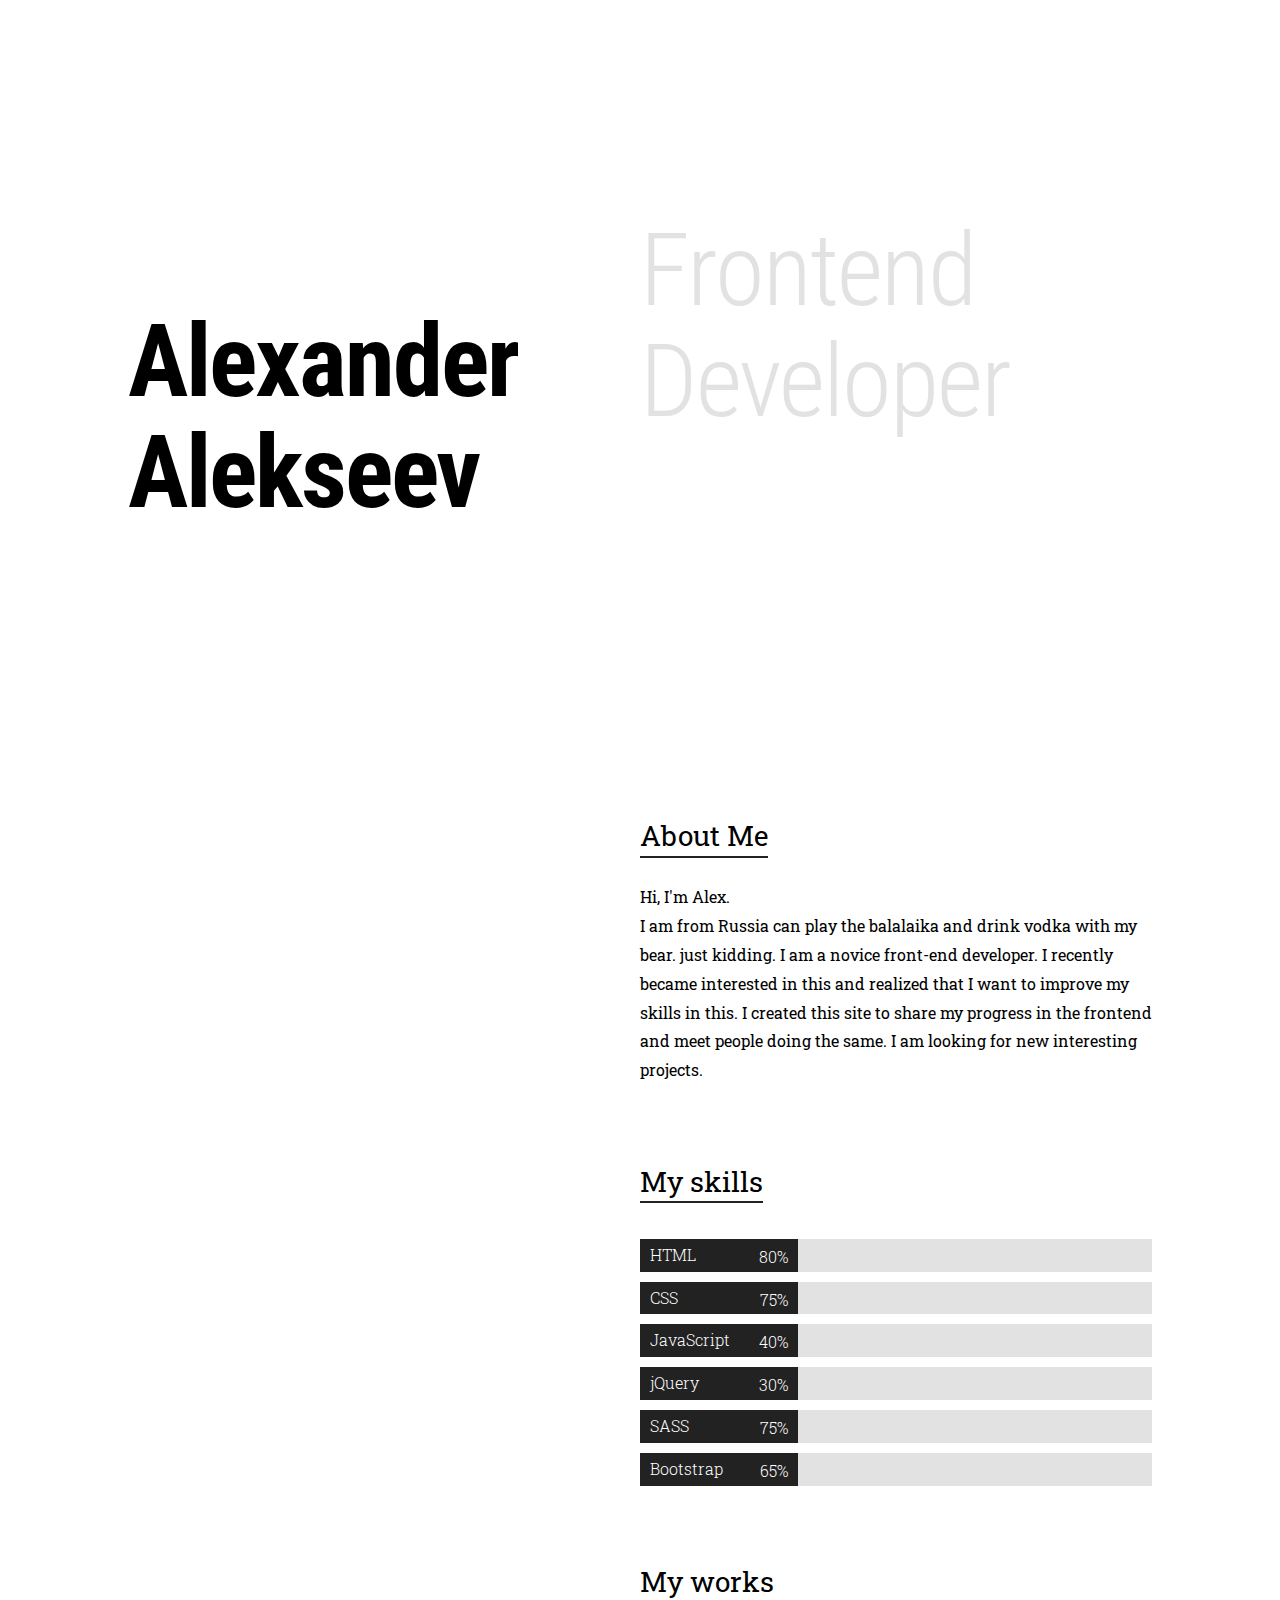
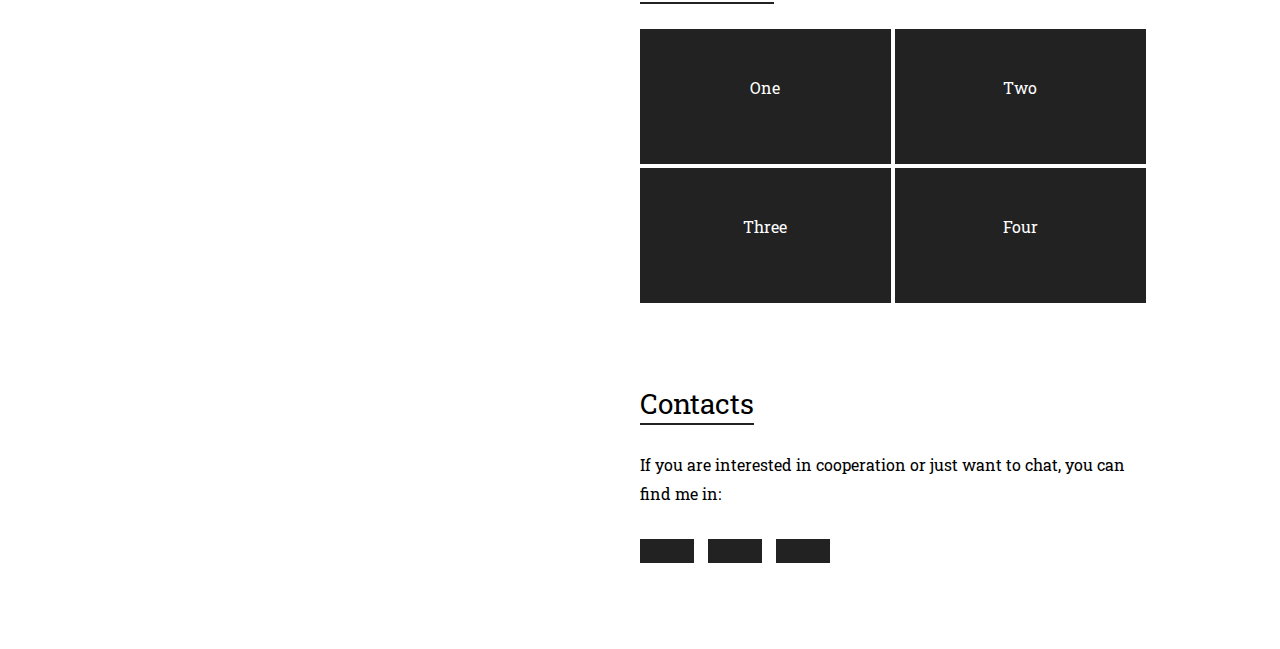
<file: index.html>
<!DOCTYPE html>
<html lang="en">
<head>
    <meta charset="UTF-8">
    <meta content="text/html; charset=utf-8" hhtp-equiv="Content-Type">
    <!-- Description -->
    <meta name="author" content="Alexander Alekseev">
    <meta name="description" content="Alexander Alekseev is a beginner frontend developer who looking for cooperation and interesting projects.">
    <meta name="keywords" content="alexander, alekseev, alex, alexeev, alexander alekseev, frontend, portfolio, experience, freelance, skills, works">
    <meta name="Resource-type" content="Document">
    <meta name="viewport" content="width=device-width, initial-scale=1.0">
    <meta http-equiv="X-UA-Compatible" content="ie=edge">
    <!-- Main Css -->
    <link rel="stylesheet" href="main.css">
    <!-- fontawesome -->
    <link rel="stylesheet" href="https://use.fontawesome.com/releases/v5.5.0/css/all.css" integrity="sha384-B4dIYHKNBt8Bc12p+WXckhzcICo0wtJAoU8YZTY5qE0Id1GSseTk6S+L3BlXeVIU" crossorigin="anonymous">
    <title>Alexander Alekseev - Frontend Developer</title>
</head>
<body>
    
   <h1>
       <div class="text">
           <div class="animate1">Alexander</div>    
        </div>
       <div class="text">
           <div class="animate1 delay">Alekseev</div> 
        </div>
   </h1>
   <div class="about">
       <h2 class="big">
           <div class="animate2">Frontend</div> 
           <div class="animate2">Developer</div>
        </h2>
       <section class="history">
           <h2 class="section-title">About Me</h2>
           <p>
            Hi, I'm Alex.<br>
            I am from Russia can play the balalaika and drink vodka with my bear. just kidding. I am a novice front-end developer. I recently became interested in this and realized that I want to improve my skills in this. I created this site to share my progress in the frontend and meet people doing the same. I am looking for new interesting projects.
           </p>
       </section>
       <section class="skills">
           <h2 class="section-title">My skills</h2>
            <div class="container">
                <div class="wrapper">
                    <div class="htm">HTML<span>80%</span></div>
                    
                </div>
            </div>
            <div class="container">
                <div class="wrapper">
                    <div class="css">CSS<span>75%</span></div>
                    
                </div>
            </div>
            <div class="container">
                <div class="wrapper">
                    <div class="js">JavaScript<span>40%</span></div>
                    
                </div>
            </div>
            <div class="container">
                <div class="wrapper">
                    <div class="jq">jQuery<span>30%</span></div>
                    
                </div>
            </div>
            <div class="container">
                <div class="wrapper">
                    <div class="sass">SASS<span>75%</span></div>
                    
                </div>
            </div>
            <div class="container">
                <div class="wrapper">
                    <div class="bt">Bootstrap<span>65%</span></div>
                    
                </div>
            </div>
       </section>
       <section class="work">
           <h2 class="section-title">My works</h2>
           <ul class="work-tree">
               <li><a href="https://eshuper.github.io/luxury/" target="_blank">One</a></li>
               <li><a href="https://eshuper.github.io/tiny/" target="_blank">Two</a></li>
               <li><a href="https://eshuper.github.io/escape/" target="_blank">Three</a></li>
               <li><a href="https://eshuper.github.io/DAIKATANA/" target="_blank">Four</a></li>
           </ul>
       </section>
       <section class="contacts">
           <h2 class="section-title">Contacts</h2>
           <p>If you are interested in cooperation or just want to chat, you can find me in:</p>
           <ul class="contacts-links">
                <li class="contacts-links__li"><a href="#"><i class="fab fa-linkedin-in"></i></a></li>
                <li class="contacts-links__li"><a href="https://vk.com/in.before" target="_blanc"><i class="fab fa-vk"></i></a></li>
                <li class="contacts-links__li"><a href="mailto:alexeev.wrk@gmail.com"><i class="fas fa-at"></i></a></li>
           </ul>
       </section>
   </div>

   <!-- jquery -->
   <script
  src="https://code.jquery.com/jquery-3.3.1.slim.min.js" integrity="sha256-3edrmyuQ0w65f8gfBsqowzjJe2iM6n0nKciPUp8y+7E=" crossorigin="anonymous"></script>
  <script src="main.js"></script>
</body>
</html>
</file>
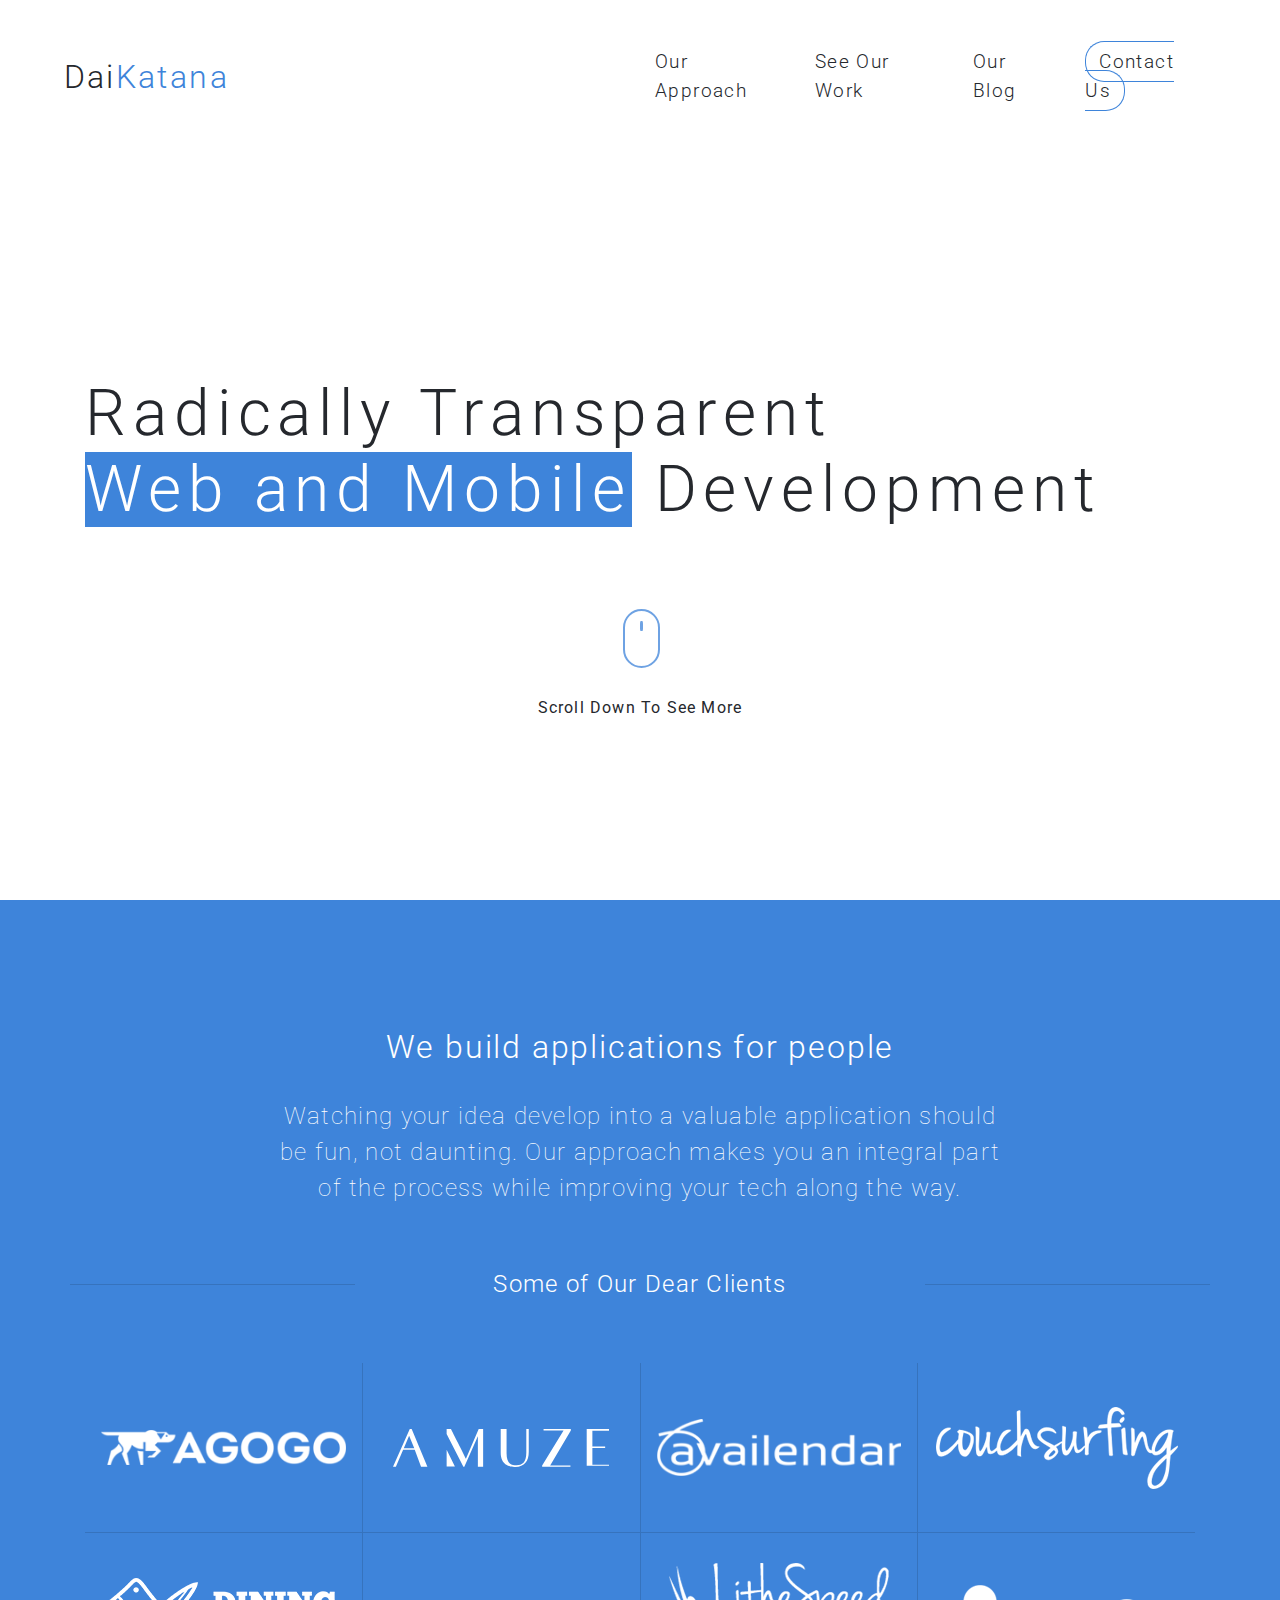
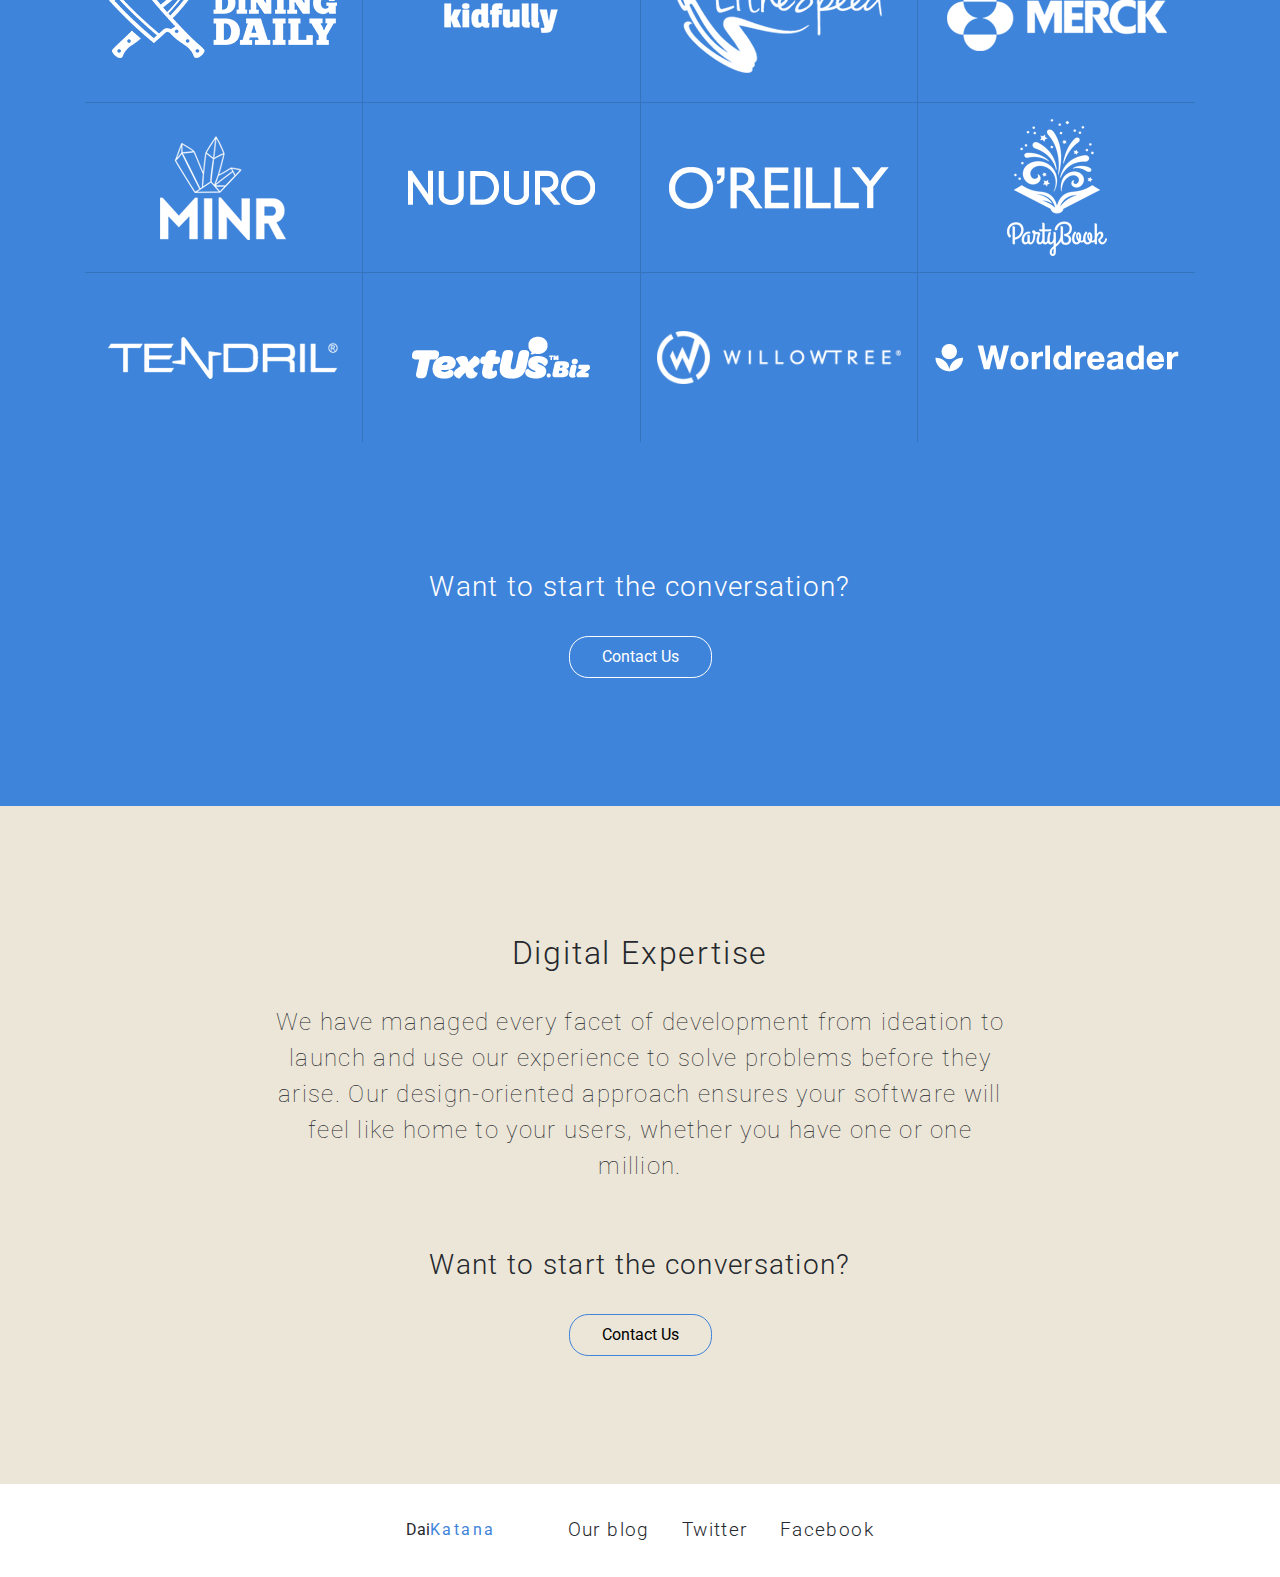
<file: DAIKATANA/index.html>
<!DOCTYPE html>
<html lang="en">
<head>
    <meta charset="UTF-8">
    <meta name="viewport" content="width=device-width, initial-scale=1.0">
    <meta http-equiv="X-UA-Compatible" content="ie=edge">
    <link rel="stylesheet" href="https://maxcdn.bootstrapcdn.com/bootstrap/4.0.0/css/bootstrap.min.css" integrity="sha384-Gn5384xqQ1aoWXA+058RXPxPg6fy4IWvTNh0E263XmFcJlSAwiGgFAW/dAiS6JXm" crossorigin="anonymous">
    <link href="https://fonts.googleapis.com/css?family=Roboto:100,300" rel="stylesheet">
    <link rel="stylesheet" href="assets/css/main.css">
    <title>DAIKATANA</title>
</head>
<body>
    <header class="header header_full section_white">
        <div class="container-fluid header-top">
            <div class="row d-flex justify-content-between align-items-center">
                <div class="col-xl-2 col-md-2 col-sm-2 col-xs-12">
                    <div class="header-logo">
                       <a href="index.html">Dai<span>Katana</span></a> 
                    </div>
                </div>
                <div class="col-xl-6 col-md-8 col-sm-10 col-xs-16 ml-auto">
                    <ul class="header-nav d-flex justify-content-end">
                        <li class="header-nav__item">
                            <a href="approach.html" class="header-nav__link">Our Approach</a>
                             <!-- /.header-nav__link -->
                        </li>
                        <!-- /.header-nav__item -->
                        <li class="header-nav__item">
                            <a href="work.html" class="header-nav__link">See Our Work</a>
                             <!-- /.header-nav__link -->
                        </li>
                        <!-- /.header-nav__item -->
                        <li class="header-nav__item">
                            <a href="" class="header-nav__link">Our Blog</a>
                             <!-- /.header-nav__link -->
                        </li>
                        <!-- /.header-nav__item -->
                        <li class="header-nav__item">
                            <a href="" class="header-nav__link btn_b">Contact Us</a>
                             <!-- /.header-nav__link -->
                        </li>
                        <!-- /.header-nav__item -->
                    </ul>
                    <!-- /.header-nav -->
                </div>
            </div>
        </div>
        <div class="container">
            <div class="row">
                <div class="col-xl-12 d-flex justify-content-center flex-column">
                    <h1 class="header-title">
                        Radically Transparent<br> 
                        <span>Web and Mobile</span> Development
                    </h1>
                    <div class="scroll-downs">
                        <div class="mousey">
                          <div class="scroller"></div>
                        </div>
                    </div>
                    <div class="scroll-text">Scroll Down To See More</div>
                </div>
            </div>
        </div>
    </header>
    <!-- !/.header -->

    <section class="clients section_blue">
        <div class="container">
            <div class="row">
                <div class="col-xl-8 m-auto">
                    <div class="about">
                        <h2 class="section__title">
                            We build applications for people
                        </h2>
                        <!-- /.about__title -->
                        <p class="section__text">
                            Watching your idea develop into a valuable application should be fun, not daunting. Our approach makes you an 
                            integral part of the process while improving your tech 
                            along the way.
                        </p>
                        <!-- /.about__text -->
                    </div>
                    <!-- /.about -->
                </div>
                <!-- /.col-xl-8 -->
            </div>
            <!-- /.row -->
            <div class="row portfolio-title_line d-flex align-items-center">
                <div class="col-xl-3 col-md-3 col-sm-3 col-xs-3 line"></div>
                <div class="col-xl-4 col-md-4 col-sm-4 col-xs-4 m-auto"><h2 class="portfolio-title">Some of Our Dear Clients</h2></div>
                <div class="col-xl-3 col-md-3 col-sm-3 col-xs-3 line"></div>
            </div>
            <div class="row">
                <div class="col-xl-12 col-md-12 col-lg-12 col-xs-12">
                    <div class="portfolio">
                        <div class="portfolio__item"><img src="assets/img/clients/agogo.png" alt=""></div>
                        <div class="portfolio__item"><img src="assets/img/clients/amuze.png" alt=""></div>
                        <div class="portfolio__item"><img src="assets/img/clients/availendar.png" alt=""></div>
                        <div class="portfolio__item"><img src="assets/img/clients/couchsurfing.png" alt=""></div>
                        <div class="portfolio__item"><img src="assets/img/clients/dining-daily.png" alt=""></div>
                        <div class="portfolio__item"><img src="assets/img/clients/kidfully-logo.png" alt=""></div>
                        <div class="portfolio__item"><img src="assets/img/clients/lil.png" alt=""></div>
                        <div class="portfolio__item"><img src="assets/img/clients/merck.png" alt=""></div>
                        <div class="portfolio__item"><img src="assets/img/clients/minr.png" alt=""></div>
                        <div class="portfolio__item"><img src="assets/img/clients/nuduro.png" alt=""></div>
                        <div class="portfolio__item"><img src="assets/img/clients/oreilly.png" alt=""></div>
                        <div class="portfolio__item"><img src="assets/img/clients/party.png" alt=""></div>
                        <div class="portfolio__item"><img src="assets/img/clients/tendril.png" alt=""></div>
                        <div class="portfolio__item"><img src="assets/img/clients/text.png" alt=""></div>
                        <div class="portfolio__item"><img src="assets/img/clients/wil.png" alt=""></div>
                        <div class="portfolio__item"><img src="assets/img/clients/wr.png" alt=""></div>
                    </div>
                </div>
            </div>
            <div class="row">
                <div class="col-xl-12 col-md-12 col-lg-12">
                    <div class="contact-block">
                        <h3 class="contact-block__title">Want to start the conversation?</h2>
                        <button class="contact-block__button btn_w">Contact Us</button>
                    </div>
                </div>
            </div>
        </div>
        <!-- /.container -->
    </section>
    <!-- /.clients -->
    <section class="digital section_grey">
        <div class="container">
            <div class="row">
                <div class="col-xl-8 col-lg-8 m-auto">
                    <div class="digital-about">
                            <h2 class="section__title">
                                    Digital Expertise
                            </h2>
                                <!-- /.section__title -->
                                <p class="section__text">
                                    We have managed every facet of development from 
                                    ideation to launch and use our experience to solve
                                    problems before they arise. Our design-oriented approach ensures your software will feel like home to your users, whether you have one or one million. 
                                </p>
                    </div>
                    
                    <!-- /.section__text -->
                    <div class="contact-block">
                        <h3 class="contact-block__title">Want to start the conversation?</h2>
                        <button class="contact-block__button btn_b">Contact Us</button>
                    </div>
                </div>
                <!-- /.col-xl-12 col-lg-12 -->
            </div>
            <!-- /.row -->
        </div>
        <!-- /.container -->
    </section>
    <!-- /.digital -->
    <footer class="footer section_white">
        <div class="container">
            <div class="row">
                <div class="col-xl-6 m-auto d-flex justify-content-around align-items-center">
                        <div class="header-logo">
                                Dai<span>Katana</span> 
                        </div>
                        <ul class="header-nav d-flex">
                            <li class="header-nav__item"><a href="#" class="header-nav__link">Our blog</a></li>
                            <li class="header-nav__item"><a href="#" class="header-nav__link">Twitter</a></li>
                            <li class="header-nav__item"><a href="#" class="header-nav__link">Facebook</a></li>
                        </ul>
                </div>
            </div>
        </div>
    </footer>





    <!-- Optional JavaScript -->
    <!-- jQuery first, then Popper.js, then Bootstrap JS -->
    <script src="https://code.jquery.com/jquery-3.2.1.slim.min.js" integrity="sha384-KJ3o2DKtIkvYIK3UENzmM7KCkRr/rE9/Qpg6aAZGJwFDMVNA/GpGFF93hXpG5KkN" crossorigin="anonymous"></script>
    <script src="https://cdnjs.cloudflare.com/ajax/libs/popper.js/1.12.9/umd/popper.min.js" integrity="sha384-ApNbgh9B+Y1QKtv3Rn7W3mgPxhU9K/ScQsAP7hUibX39j7fakFPskvXusvfa0b4Q" crossorigin="anonymous"></script>
    <script src="https://maxcdn.bootstrapcdn.com/bootstrap/4.0.0/js/bootstrap.min.js" integrity="sha384-JZR6Spejh4U02d8jOt6vLEHfe/JQGiRRSQQxSfFWpi1MquVdAyjUar5+76PVCmYl" crossorigin="anonymous"></script>
</body>
</html>
</file>
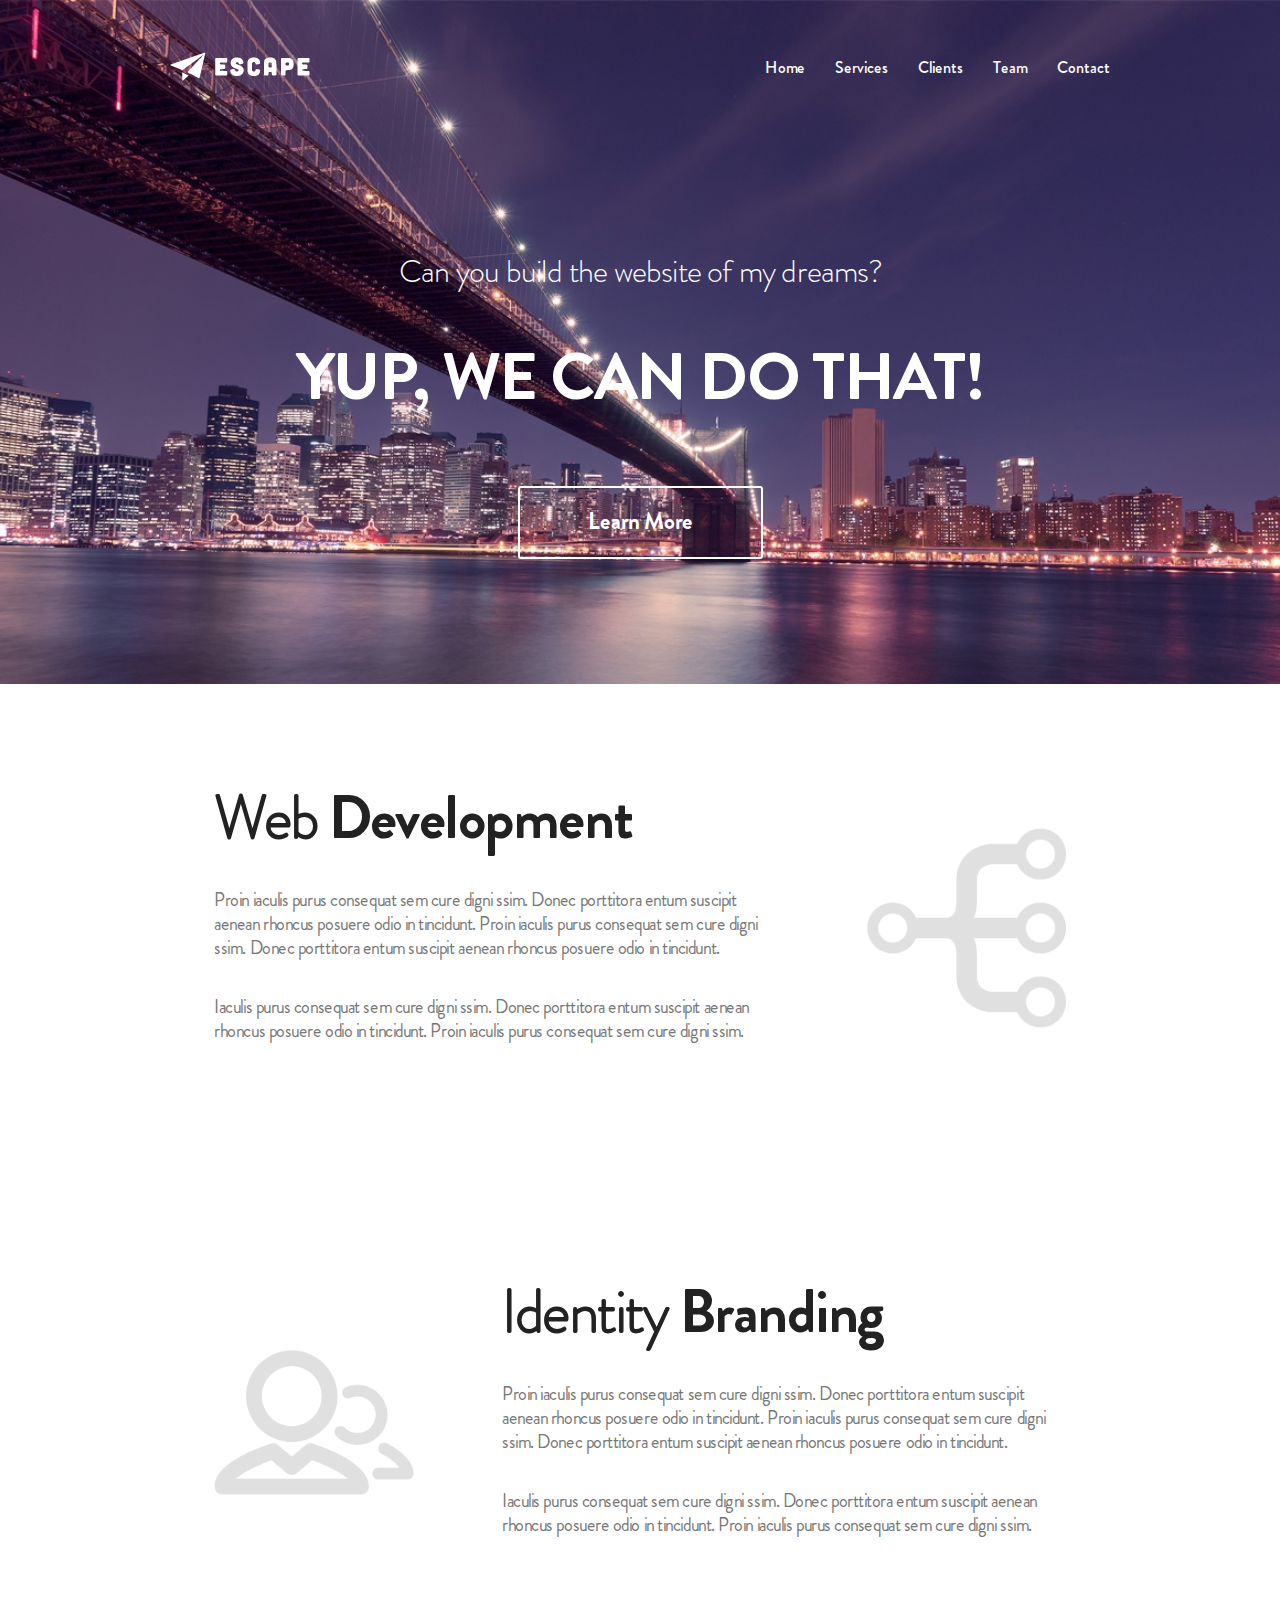
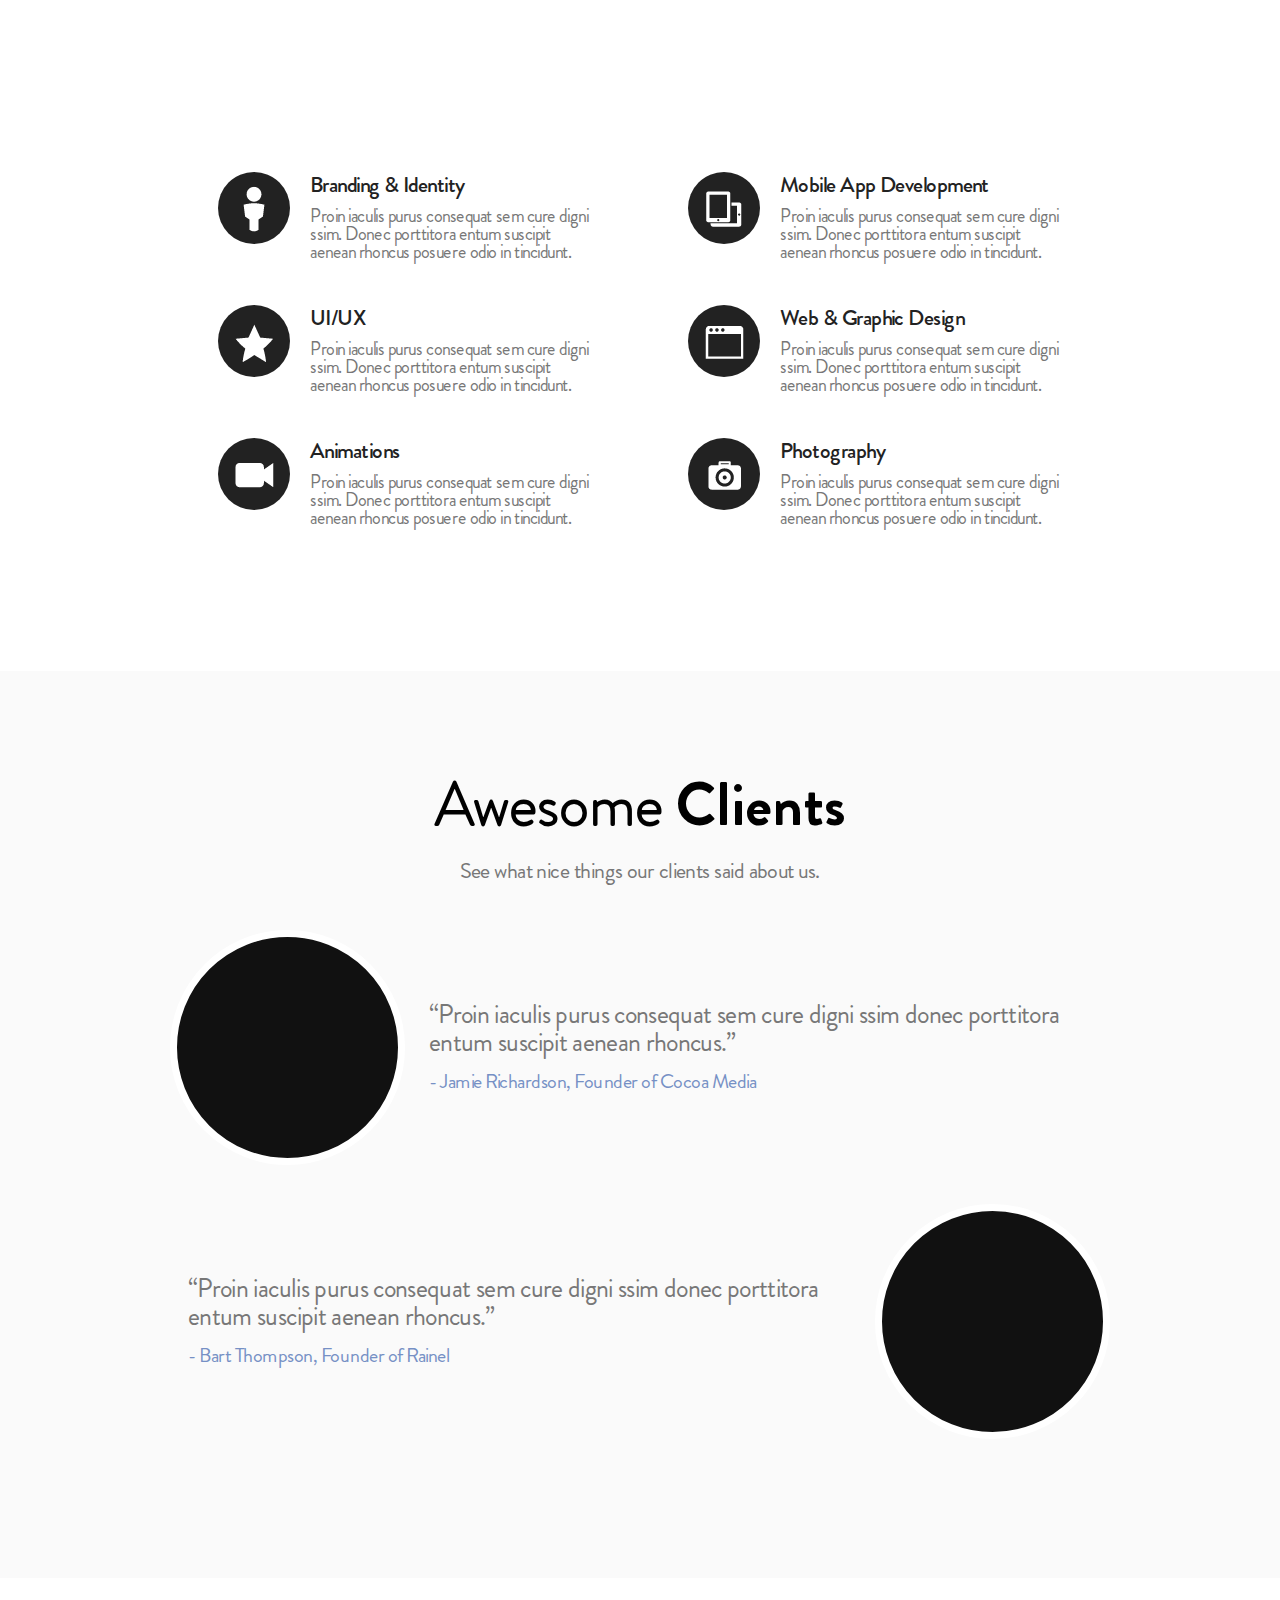
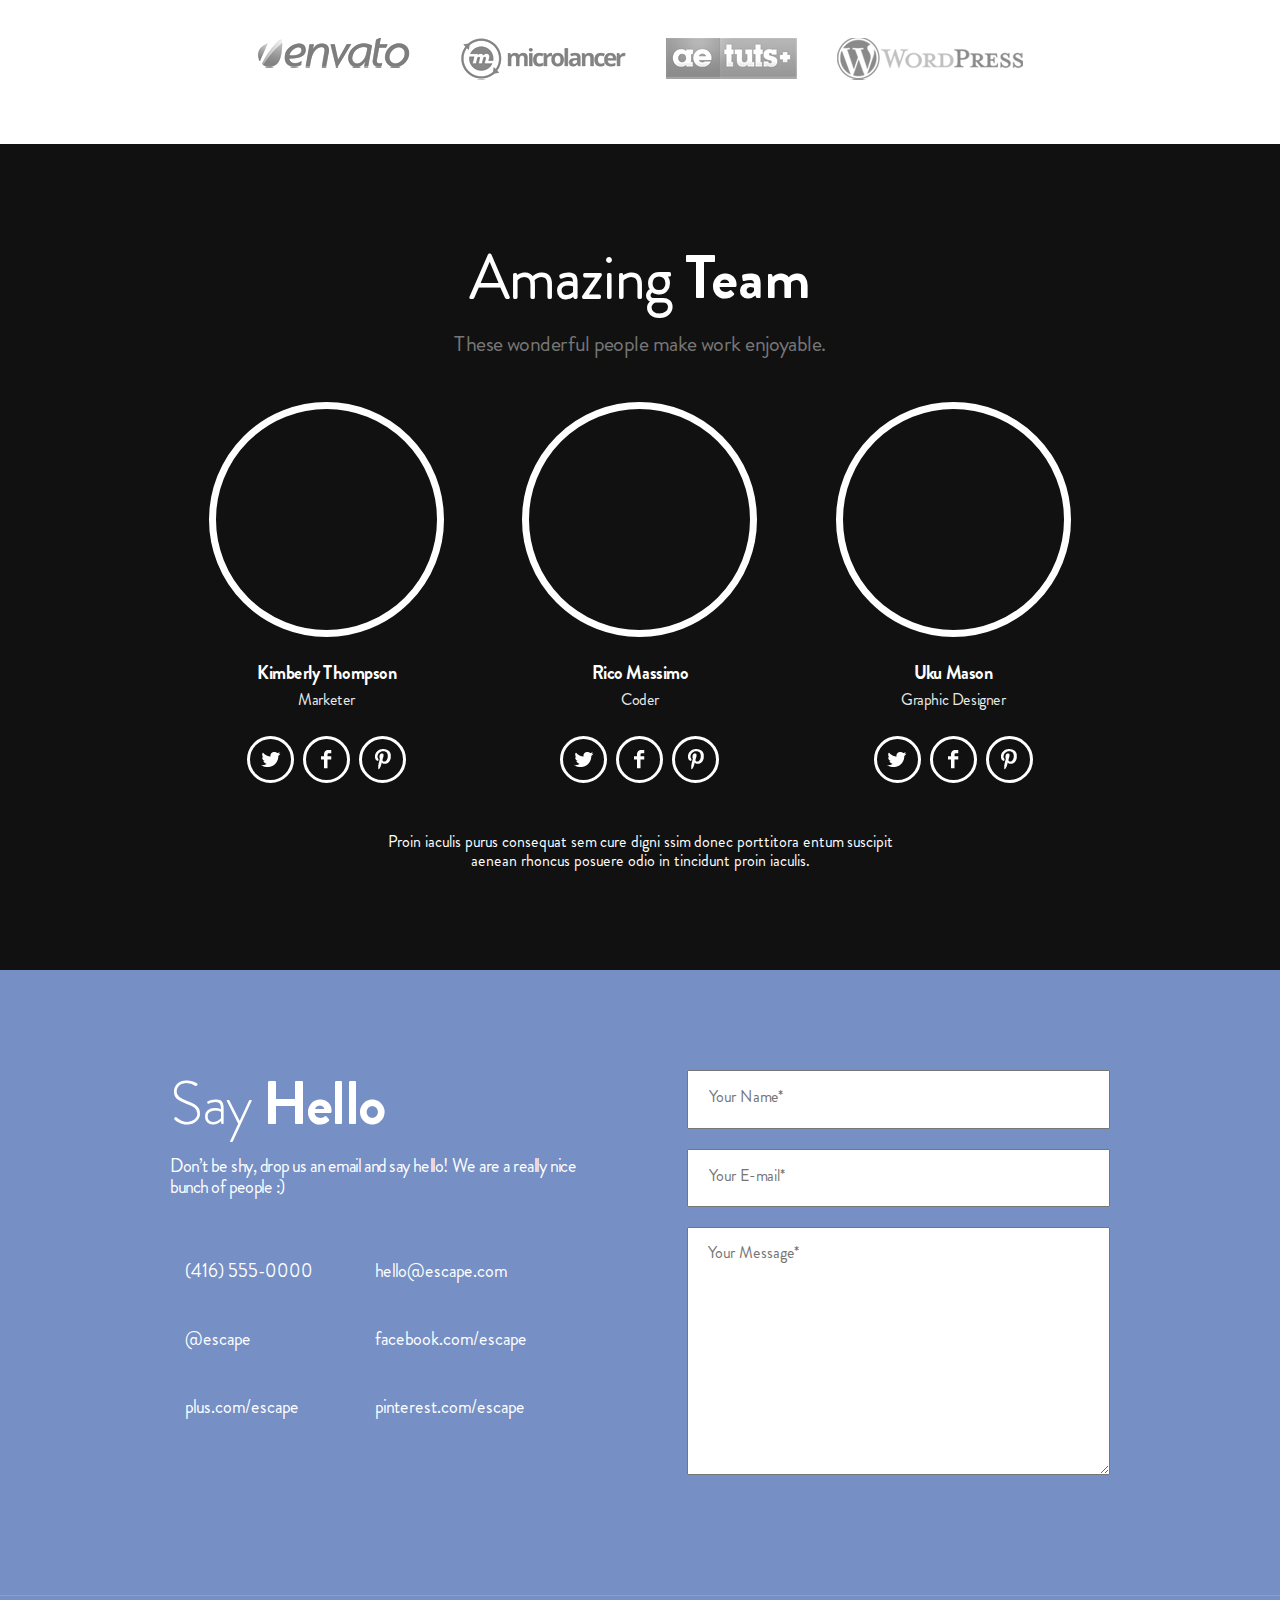
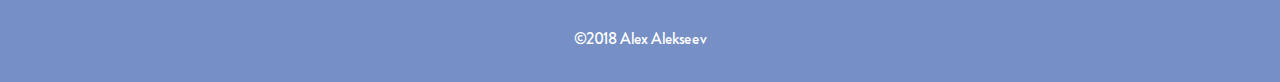
<file: escape/index.html>
<!DOCTYPE html>
<html lang="en">
<head>
	<meta charset="UTF-8">
	<title>Escape</title>
	<link rel="stylesheet" href="assets/css/normalize.css">
	<link rel="stylesheet" href="assets/css/BrandonGrotesque.css">
	<link rel="stylesheet" href="assets/css/main.css">
	<link rel="stylesheet" href="https://use.fontawesome.com/releases/v5.3.1/css/all.css" integrity="sha384-mzrmE5qonljUremFsqc01SB46JvROS7bZs3IO2EmfFsd15uHvIt+Y8vEf7N7fWAU" crossorigin="anonymous">
</head>
<body>
	<header class="header">
		<div class="container">
			<div class="header-menu">
				<div class="header-logo">
					<img src="assets/img/header/header-logo.png" alt="logo">
				</div>
				
				
				<ul class="header-nav">
						<li class="header-nav__item"><a href="#">Home</a></li>
						<li class="header-nav__item"><a href="#">Services</a></li>
						<li class="header-nav__item"><a href="#">Clients</a></li>
						<li class="header-nav__item"><a href="#">Team</a></li>
						<li class="header-nav__item"><a href="#">Contact</a></li>
				</ul>
			</div>
			<!-- .header-menu -->
			<div class="header-offer">
				<p class="header-offer__subtitle">Can you build the website of my dreams?</p>
				<h2 class="header-offer__title">Yup, we can do that!</h2>
				<button class="header-offer__btn btn">Learn More</button>
			</div>
		</div>
	</header>
	<!-- header -->
	<section class="about">
		<div class="container">
			<div class="about-block">
				<div class="block-text">
					<h3 class="block-text__title">
					<span>Web</span> Development
					</h3>
					<div class="block-text__desc">
						<p>Proin iaculis purus consequat sem cure digni ssim. Donec porttitora entum suscipit aenean rhoncus posuere odio in tincidunt. Proin iaculis purus consequat sem cure digni ssim. Donec porttitora entum suscipit aenean rhoncus posuere odio in tincidunt.</p>

						<p>Iaculis purus consequat sem cure digni ssim. Donec porttitora entum suscipit aenean rhoncus posuere odio in tincidunt. Proin iaculis purus consequat sem cure digni ssim.</p>
					</div>
				</div>
				<div class="block-img">
					<img src="assets/img/about/Flow_Tree-Icon.png" alt="Tree">
				</div>
			</div>
			<div class="about-block">
				<div class="block-text">
					<h3 class="block-text__title">
					<span>Identity</span> Branding
					</h3>
					<div class="block-text__desc">
						<p>Proin iaculis purus consequat sem cure digni ssim. Donec porttitora entum suscipit aenean rhoncus posuere odio in tincidunt. Proin iaculis purus consequat sem cure digni ssim. Donec porttitora entum suscipit aenean rhoncus posuere odio in tincidunt.</p>

						<p>Iaculis purus consequat sem cure digni ssim. Donec porttitora entum suscipit aenean rhoncus posuere odio in tincidunt. Proin iaculis purus consequat sem cure digni ssim.</p>
					</div>
				</div>
				<div class="block-img">
					<img src="assets/img/about/Users-Icon.png" alt="Tree">
				</div>
			</div>
		</div>
	</section>
	<!-- .about -->
	<section class="feature">
		<div class="container">
			<div class="features">
				<div class="features-block">
				<div class="features-block__img"><img src="assets/img/features/Person-Icon.png" alt="Browser"></div>
				<!-- /.features-block__img -->
				<div class="features-block__text">
					<div class="features-block__title">
						Branding & Identity
					</div>
					<!-- /.features-block__title -->
					<div class="features-block__desc">
						Proin iaculis purus consequat sem cure 
						digni ssim. Donec porttitora entum suscipit 
						aenean rhoncus posuere odio in tincidunt. 
					</div>
					<!-- /.features-block__desc -->
				</div>
				<!-- /.features-block__text -->
			</div>
			<!-- /.features-block -->
			<div class="features-block">
				<div class="features-block__img"><img src="assets/img/features/iPad-Icon.png" alt="ipad"></div>
				<!-- /.features-block__img -->
				<div class="features-block__text">
					<div class="features-block__title">
						Mobile App Development
					</div>
					<!-- /.features-block__title -->
					<div class="features-block__desc">
						Proin iaculis purus consequat sem cure 
						digni ssim. Donec porttitora entum suscipit 
						aenean rhoncus posuere odio in tincidunt. 
					</div>
					<!-- /.features-block__desc -->
				</div>
				<!-- /.features-block__text -->
			</div>
			<!-- /.features-block -->
			<div class="features-block">
				<div class="features-block__img"><img src="assets/img/features/Star-Icon.png" alt="star"></div>
				<!-- /.features-block__img -->
				<div class="features-block__text">
					<div class="features-block__title">
						UI/UX
					</div>
					<!-- /.features-block__title -->
					<div class="features-block__desc">
						Proin iaculis purus consequat sem cure 
						digni ssim. Donec porttitora entum suscipit 
						aenean rhoncus posuere odio in tincidunt. 
					</div>
					<!-- /.features-block__desc -->
				</div>
				<!-- /.features-block__text -->
			</div>
			<!-- /.features-block -->
			<div class="features-block">
				<div class="features-block__img"><img src="assets/img/features/Browser-Icon.png" alt="browser icon"></div>
				<!-- /.features-block__img -->
				<div class="features-block__text">
					<div class="features-block__title">
						Web & Graphic Design
					</div>
					<!-- /.features-block__title -->
					<div class="features-block__desc">
						Proin iaculis purus consequat sem cure 
						digni ssim. Donec porttitora entum suscipit 
						aenean rhoncus posuere odio in tincidunt. 
					</div>
					<!-- /.features-block__desc -->
				</div>
				<!-- /.features-block__text -->
			</div>
			<!-- /.features-block -->
			<div class="features-block">
				<div class="features-block__img"><img src="assets/img/features/Video-Icon.png" alt="video icon"></div>
				<!-- /.features-block__img -->
				<div class="features-block__text">
					<div class="features-block__title">
						Animations
					</div>
					<!-- /.features-block__title -->
					<div class="features-block__desc">
						Proin iaculis purus consequat sem cure 
						digni ssim. Donec porttitora entum suscipit 
						aenean rhoncus posuere odio in tincidunt. 
					</div>
					<!-- /.features-block__desc -->
				</div>
				<!-- /.features-block__text -->
			</div>
			<!-- /.features-block -->
			<div class="features-block">
				<div class="features-block__img"><img src="assets/img/features/Camera.png" alt="camera"></div>
				<!-- /.features-block__img -->
				<div class="features-block__text">
					<div class="features-block__title">
						Photography	
					</div>
					<!-- /.features-block__title -->
					<div class="features-block__desc">
						Proin iaculis purus consequat sem cure 
						digni ssim. Donec porttitora entum suscipit 
						aenean rhoncus posuere odio in tincidunt. 
					</div>
					<!-- /.features-block__desc -->
				</div>
				<!-- /.features-block__text -->
			</div>
			<!-- /.features-block -->
			</div>
			
		</div>
	</section>
	<!-- .features -->
	<section class="clients">
		<div class="container">
			<h2 class="section-title">Awesome <span>Clients</span></h2>
			<!-- /.section-title -->
			<p class="section-subtitle">See what nice things our clients said about us. </p>
			<!-- /.section-subtitle -->
			<div class="clients-block">
				<div class="clients-block__img"></div>
				<!-- /.clients-block__img -->
				<div class="clients-block__text">
					<q>Proin iaculis purus consequat sem cure  digni ssim 
donec porttitora entum suscipit aenean rhoncus.</q>
					<p class="author">- Jamie Richardson, Founder of Cocoa Media</p>
				</div>
				<!-- /.clients-block__text -->
			</div>
			<!-- /.clients-block -->
			<div class="clients-block">
				<div class="clients-block__img"></div>
				<!-- /.clients-block__img -->
				<div class="clients-block__text">
					<q>Proin iaculis purus consequat sem cure  digni ssim 
donec porttitora entum suscipit aenean rhoncus.</q>
					<p class="author">- Bart Thompson, Founder of Rainel</p>
				</div>
				<!-- /.clients-block__text -->
			</div>
			<!-- /.clients-block -->
		</div>
		<!-- /.container -->
	</section>
	<!-- /.clients -->
	<section class="partners">
		<div class="container">
			<div class="partners-logo">
				<div class="partners-logo__item">
					<img src="assets/img/partners/Envato.jpg" alt="Envato">
				</div>
				
				<div class="partners-logo__item">
					<img src="assets/img/partners/Microlancer_copy.jpg">
				</div>
				
				<div class="partners-logo__item">
					<img src="assets/img/partners/Tuts+.jpg" alt="tuts">
				</div>
				
				<div class="partners-logo__item">
					<img src="assets/img/partners/WordPress.jpg" alt="wp">
				</div>
				
			</div>
			<!-- /.partners-logo -->
		</div>
		<!-- /.container -->
	</section>
	<!-- /.partners -->

	<section class="team">
		<div class="container">
			<h2 class="section-title white">Amazing <span>Team</span></h2>
			<!-- /.section-title -->
			<p class="section-subtitle">These wonderful people make work enjoyable.</p>
			<!-- /.section-subtitle -->
			<div class="member-blocks">
				<div class="member-card">
					<div class="member-card__photo"></div>
					<!-- /.member-card__photo -->
					<div class="member-card__name">
						Kimberly Thompson
					</div>
					<!-- /.member-card__name -->
					<div class="member-card__post">
						Marketer
					</div>
					<!-- /.member-card__post -->
					<ul class="socials">
						<li class="socials__item socials__item-tw"><a href="#"></a></li>
						<li class="socials__item socials__item-fb"><a href="#"></a></li>
						<li class="socials__item socials__item-p"><a href="#"></a></li>
					</ul>
					<!-- /.member-card__socials -->
				</div>
				<!-- /.member-card -->
				<div class="member-card">
					<div class="member-card__photo"></div>
					<!-- /.member-card__photo -->
					<div class="member-card__name">
						Rico Massimo
					</div>
					<!-- /.member-card__name -->
					<div class="member-card__post">
						Coder
					</div>
					<!-- /.member-card__post -->
					<ul class="socials">
						<li class="socials__item socials__item-tw"><a href="#"></a></li>
						<li class="socials__item socials__item-fb"><a href="#"></a></li>
						<li class="socials__item socials__item-p"><a href="#"></a></li>
					</ul>
					<!-- /.member-card__socials -->
				</div>
				<!-- /.member-card -->
				<div class="member-card">
					<div class="member-card__photo"></div>
					<!-- /.member-card__photo -->
					<div class="member-card__name">
						Uku Mason
					</div>
					<!-- /.member-card__name -->
					<div class="member-card__post">
						Graphic Designer
					</div>
					<!-- /.member-card__post -->
					<ul class="socials">
						<li class="socials__item socials__item-tw"><a href="#"></a></li>
						<li class="socials__item socials__item-fb"><a href="#"></a></li>
						<li class="socials__item socials__item-p"><a href="#"></a></li>
					</ul>
					<!-- /.member-card__socials -->
				</div>
				<!-- /.member-card -->
			</div>
			<!-- /.member-blocks -->
			<div class="team-desc">
				Proin iaculis purus consequat sem cure  digni ssim donec porttitora entum suscipit  
				aenean rhoncus posuere odio in tincidunt proin iaculis.
			</div>
			<!-- /.team-desc -->
		</div>
		<!-- /.container -->
	</section>
	<!-- /.team -->
	<section class="hello">
		<div class="container">
			<div class="hello-container">
				<div class="contacts">
				<div class="contacts__title">
					Say <span>Hello</span>
				</div>
				<!-- /.contacts__title -->
				<div class="contacts__text">
					Don’t be shy, drop us an email and say hello! We are a really nice 
					bunch of people :)
				</div>
				<!-- /.contacts__text -->
				<ul class="contacts__links">
					<li class="contacts__item"><i class="fas fa-mobile-alt"></i>(416) 555-0000</li>
					<!-- /.contacts__item -->
					<li class="contacts__item"><i class="fas fa-envelope"></i>hello@escape.com</li>
					<!-- /.contacts__item -->
					<li class="contacts__item"><i class="fab fa-twitter"></i>@escape</li>
					<!-- /.contacts__item -->
					<li class="contacts__item"><i class="fab fa-facebook-f"></i>facebook.com/escape</li>
					<!-- /.contacts__item -->
					<li class="contacts__item"><i class="fab fa-google-plus-g"></i>plus.com/escape</li>
					<!-- /.contacts__item -->
					<li class="contacts__item"><i class="fab fa-pinterest-p"></i>pinterest.com/escape</li>
					<!-- /.contacts__item -->
				</ul>
				<!-- /.contacts__links -->
			</div>
			<!-- /.contacts -->
			<form action="" class="hello-form">
				<input type="text" class="hello-form__input input-name" placeholder="Your Name*">
				<input type="email" class="hello-form__input input-mail" placeholder="Your E-mail*">
				<textarea type="text" class="hello-form__input input-message" placeholder="Your Message*"></textarea>
			</form>
			<!-- /.hello-form -->
			</div>

		</div>
	</section>
	<footer class="footer">
		<div class="container">
			<div class="copyright">
				©2018 Alex Alekseev
			</div>
		</div>
	</footer>
</body>
</html>
</file>
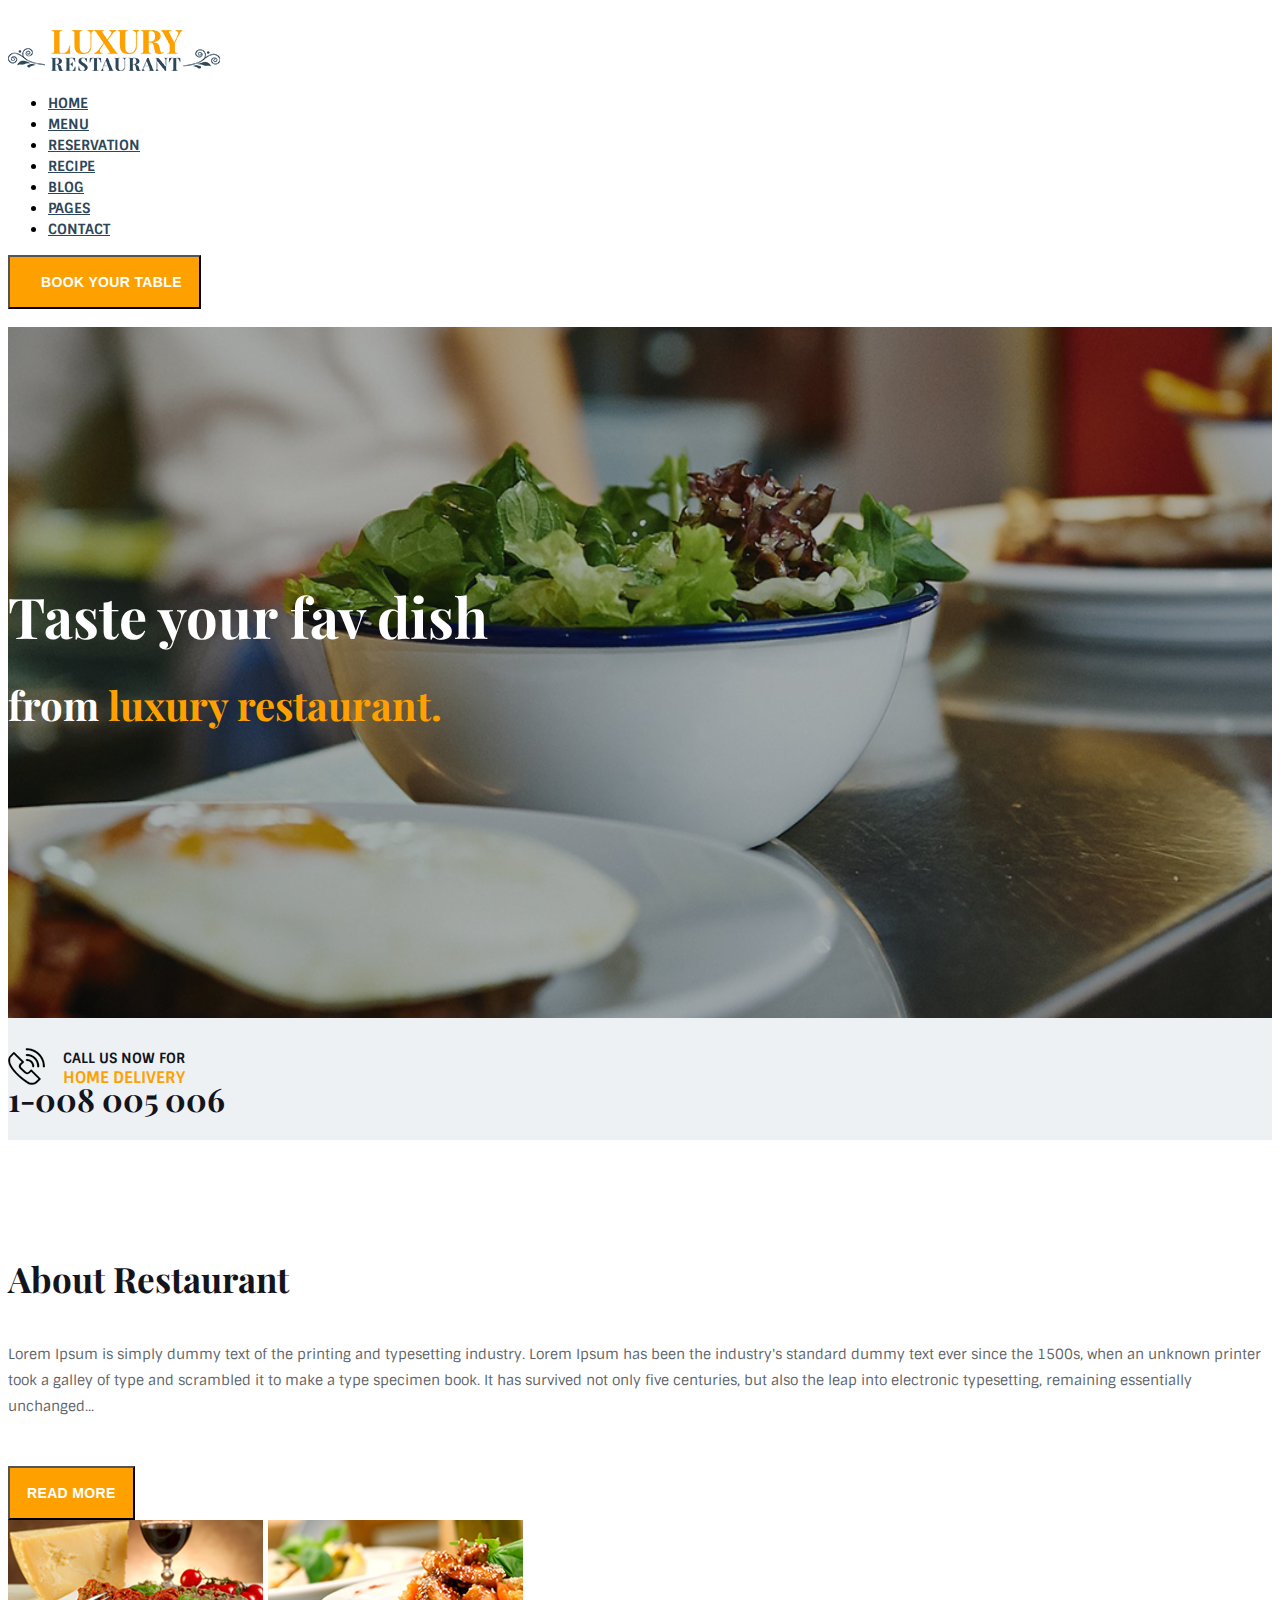
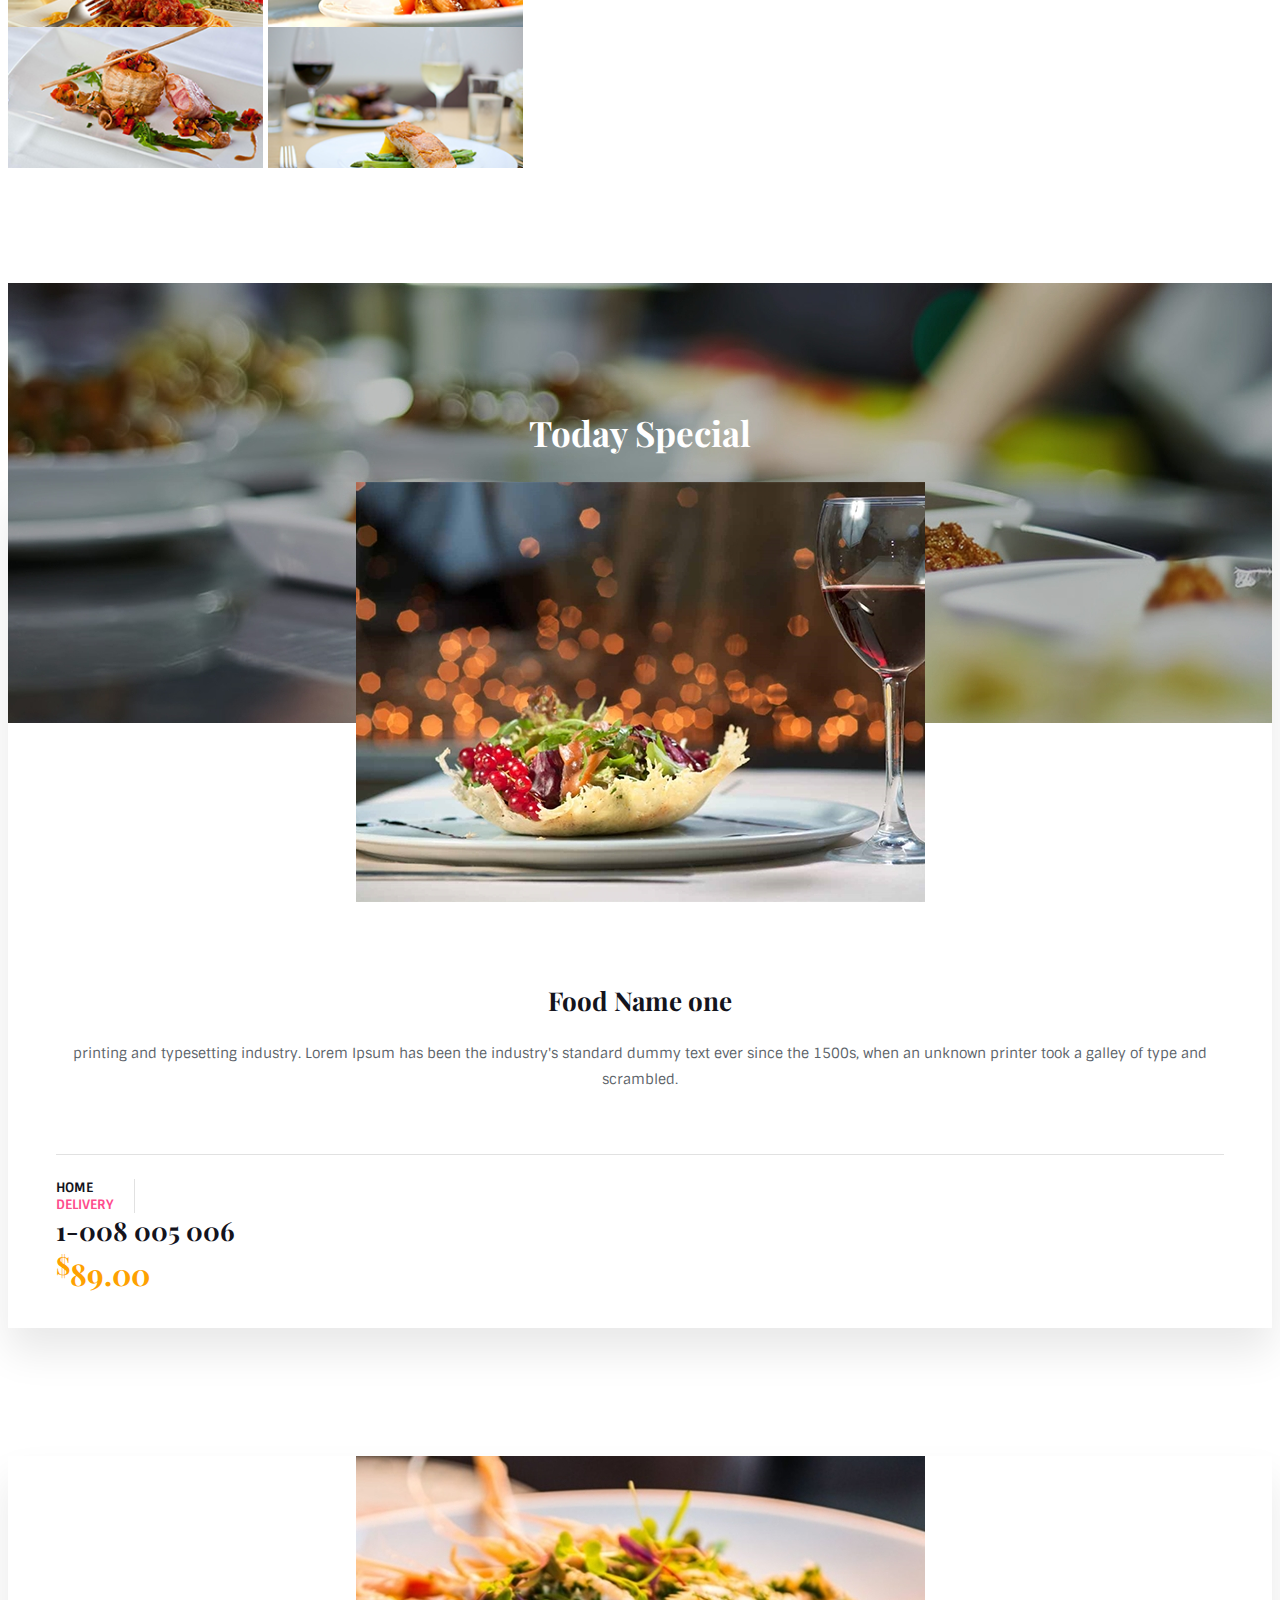
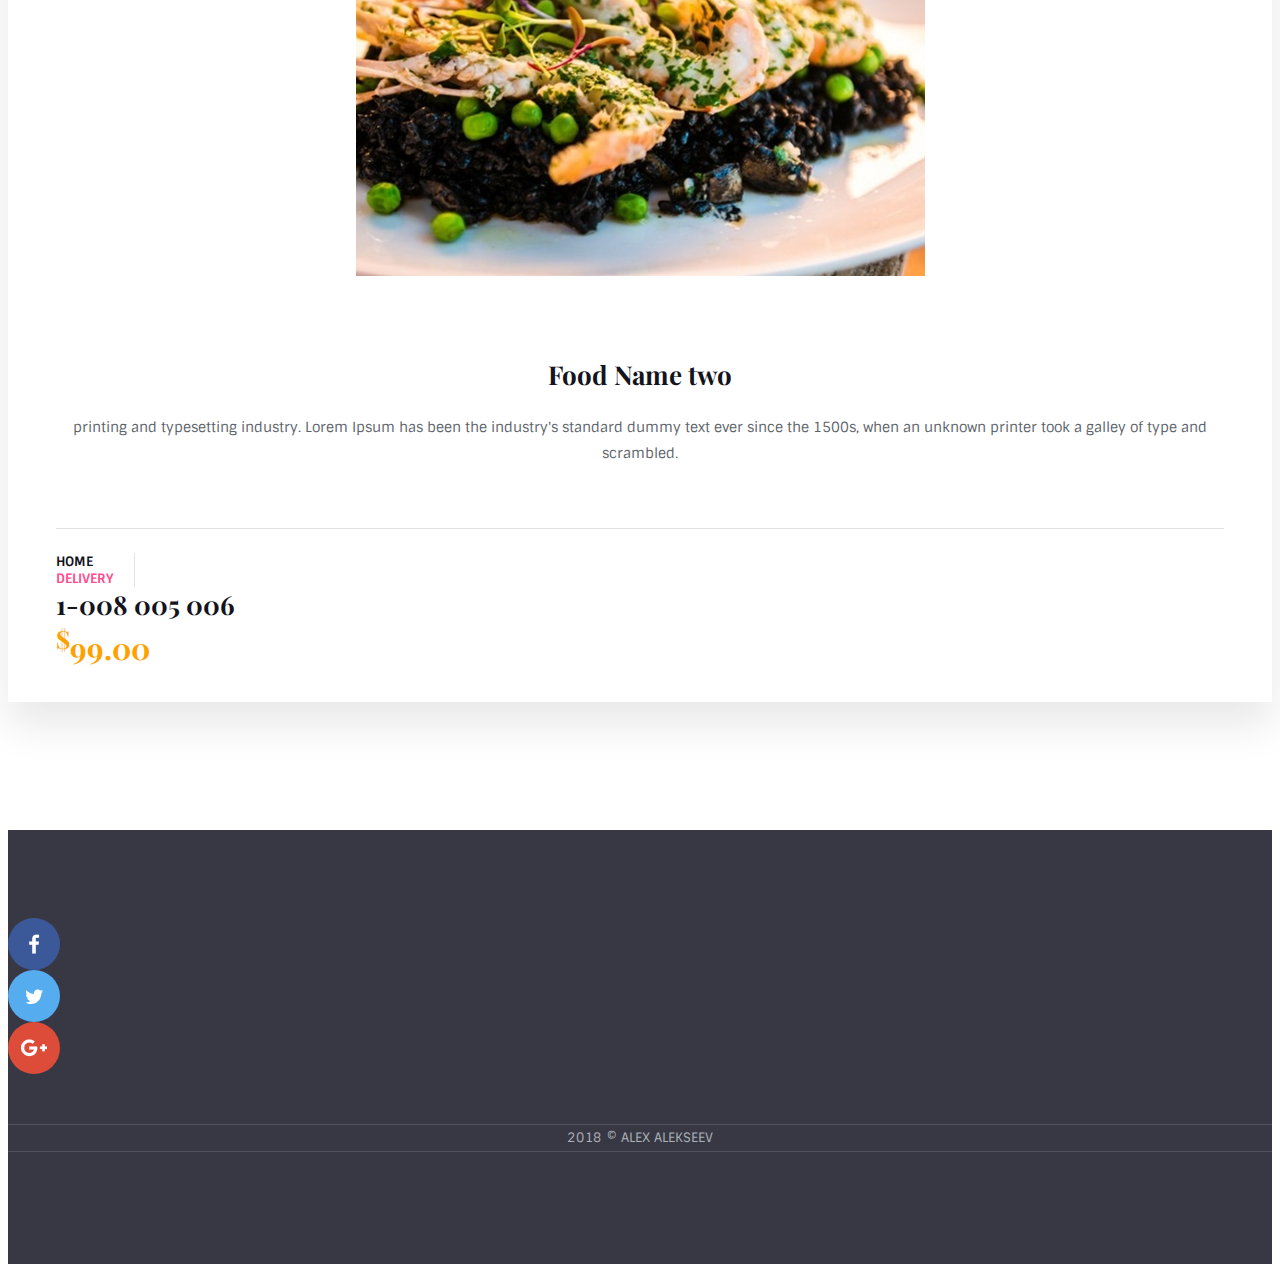
<file: luxury/index.html>
<!doctype html>
<html lang="en">
  <head>
    <!-- Required meta tags -->
    <meta charset="utf-8">
    <meta name="viewport" content="width=device-width, initial-scale=1, shrink-to-fit=no">
    <!-- GFONTS Sintony -->
    <link href="https://fonts.googleapis.com/css?family=Sintony:400,700" rel="stylesheet">
    <!-- GFONTS Playfair Display -->
    <link href="https://fonts.googleapis.com/css?family=Playfair+Display:700" rel="stylesheet">
    <!-- Bootstrap CSS -->
    <link rel="stylesheet" href="https://stackpath.bootstrapcdn.com/bootstrap/4.1.3/css/bootstrap.min.css" integrity="sha384-MCw98/SFnGE8fJT3GXwEOngsV7Zt27NXFoaoApmYm81iuXoPkFOJwJ8ERdknLPMO" crossorigin="anonymous">

    <!-- Main Css -->
    <link rel="stylesheet" href="css/main.css">

    <title>Luxury Restaurant</title>
  </head>
  <body>
    <header class="header">
      <div class="header-menu">
        <div class="container">
          <div class="row align-items-center">
            <div class="col-xl-3">
              <div class="header-menu__logo">
                <img src="img/header/logo.png.png" alt="Logo">
              </div>
            </div>
            <div class="col-xl-7">
              <ul class="nav">

                <li class="nav-item">
                  <a href="#" class="nav-link">Home</a>
                </li>
	
                <li class="nav-item">
                  <a href="#" class="nav-link">menu</a>
                </li>

                <li class="nav-item">
                  <a href="#" class="nav-link">reservation</a>
                </li>

                <li class="nav-item">
                  <a href="#" class="nav-link">recipe</a>
                </li>

                <li class="nav-item">
                  <a href="#" class="nav-link">blog</a>
                </li>

                <li class="nav-item">
                  <a href="#" class="nav-link">pages</a>
                </li>

                <li class="nav-item">
                  <a href="#" class="nav-link">contact</a>
                </li>

              </ul>
            </div>
            <div class="col-xl-2">
              <button class="btn d-flex justify-content-center"><span class="ord"></span>Book your table</button>
            </div>
          </div>
        </div>
        <!-- /.container -->
      </div>
      <!-- /.header-menu -->
      <div class="header-offer">
        <div class="container">
          <div class="col-xl-12">
            <h2 class="header-offer__title">Taste your fav dish</h2>
            <!-- /.header-offer__title -->
            <div class="header-offer__subtitle">from <span class="accent">luxury restaurant.</span></div>
            <!-- /.header-offer__subtitle -->
          </div>
        </div>
      </div>
      <!-- header-offer -->
      <div class="header-contact">
        <div class="container">
          <div class="row">
            <div class="col-xl-12">
              <div class="phone d-flex ml-auto mr-auto">
                <div class="phone__text">
                  Call us Now for <br>
                  <span class="accent">Home Delivery</span>
                </div>
                <div class="phone__digits">
                  1-008 005 006
                </div>
              </div>
            </div>
          </div>
        </div>
      </div>
    </header>
    <!-- /.header -->
    <section class="about">
      <div class="container">
        <div class="row">
          <div class="col-xl-6">
            <div class="about-promo">
              <div class="about-promo__title">About Restaurant</div>
              <!-- /.about-promo__title -->
              <div class="about-promo__text">Lorem Ipsum is simply dummy text of the printing and typesetting industry. Lorem Ipsum has been the industry's standard dummy text ever since the 1500s, when an unknown printer took a galley of type and scrambled it to make a type specimen book. It has survived not only five centuries, but also the leap into electronic typesetting, remaining essentially unchanged... </div>
              <!-- /.about-promo__text -->
              <button class="btn">Read more</button>
            </div>
            <!-- /.about-promo -->
          </div>
          <!-- /.col-xl-6 -->
          <div class="col-xl-3">
            <div class="about-gallery__left">
              <img src="img/about/food1.jpg.png" alt="" class="about-img">
              <img src="img/about/food2.jpg.png" alt="" class="about-img">
            </div>
            
          </div>
          <!-- /.col-xl- -->
          <div class="col-xl-3">
            <div class="about-gallery__right">
              <img src="img/about/food3.jpg.png" alt="" class="about-img">
              <img src="img/about/food4.jpg.png" alt="" class="about-img">
            </div>
            
          </div>
          <!-- /.col-xl- -->
        </div>
        <!-- /.row -->
      </div>
      <!-- /.container -->
    </section>
    <!-- /.about -->
    <section class="goods">
      <div class="container">
        <div class="row">
          <div class="col-xl-12">
            <h2 class="goods-title">Today Special</h2>
          </div>
        </div>
        <!-- section-title -->
        <div class="row">
          <div class="col-xl-6">
            <div class="goods-block">
              <img src="img/goods/dish1.jpg" alt="dish1" class="goods-block__img img-fluid">
              <h3 class="goods-block__title">
                Food Name one
              </h3>
              <!-- /.goods-block__title -->
              <p class="goods-block__descr">
                printing and typesetting industry. Lorem Ipsum has been the industry's standard dummy text ever since the 1500s, when an unknown printer took a galley of type and scrambled.
              </p>
              <!-- /.goods-block__descr -->
              <div class="goods-block__details d-flex justify-content-between align-items-center">
                <div class="goods-block__delivery">
                  Home
                  <span>Delivery</span>
                </div>
                <div class="goods-block__phone">
                  1-008 005 006
                </div>
                <div class="goods-block__price">
                  <sup>$</sup>89.00
                </div>
              </div>
              <!-- /.goods-block__details -->
            </div>
            <!-- /.goods-block -->
          </div>
          <div class="col-xl-6">
            <div class="goods-block">
              <img src="img/goods/dish2.jpg" alt="dish2" class="goods-block__img img-fluid">
              <h3 class="goods-block__title">
                Food Name two
              </h3>
              <!-- /.goods-block__title -->
              <p class="goods-block__descr">
                printing and typesetting industry. Lorem Ipsum has been the industry's standard dummy text ever since the 1500s, when an unknown printer took a galley of type and scrambled.
              </p>
              <!-- /.goods-block__descr -->
              <div class="goods-block__details d-flex justify-content-between align-items-center">
                <div class="goods-block__delivery">
                  Home
                  <span>Delivery</span>
                </div>
                <div class="goods-block__phone">
                  1-008 005 006
                </div>
                <div class="goods-block__price">
                  <sup>$</sup>99.00
                </div>
              </div>
              <!-- /.goods-block__details -->
            </div>
            <!-- /.goods-block -->
          </div>
        </div>
        <!-- goods -->
      </div>
      
    </section>
    <footer class="footer">
      <div class="container">
        <div class="row">
          <div class="col-xl-12">
            <ul class="socials d-flex justify-content-center">
              <li class="socials__item socials__item_fb">
                <a href="#"></a>
              </li>
              <li class="socials__item socials__item_tw">
                <a href="#"></a>
              </li>
              <li class="socials__item socials__item_g">
                <a href="#"></a>
              </li>
            </ul>
          </div>
        </div>
        <!-- socials -->
        <div class="row align-items-center">
          <div class="col-xl-4">
            <div class="line"></div>
          </div>
          <div class="col-xl-4">
            <div class="credits">
              <span>2018 ©</span>  Alex Alekseev
            </div>
          </div>
          <div class="col-xl-4">
            <div class="line"></div>
          </div>
        </div>
      </div>
    </footer>







    <!-- Optional JavaScript -->
    <!-- jQuery first, then Popper.js, then Bootstrap JS -->
    <script src="https://code.jquery.com/jquery-3.3.1.slim.min.js" integrity="sha384-q8i/X+965DzO0rT7abK41JStQIAqVgRVzpbzo5smXKp4YfRvH+8abtTE1Pi6jizo" crossorigin="anonymous"></script>
    <script src="https://cdnjs.cloudflare.com/ajax/libs/popper.js/1.14.3/umd/popper.min.js" integrity="sha384-ZMP7rVo3mIykV+2+9J3UJ46jBk0WLaUAdn689aCwoqbBJiSnjAK/l8WvCWPIPm49" crossorigin="anonymous"></script>
    <script src="https://stackpath.bootstrapcdn.com/bootstrap/4.1.3/js/bootstrap.min.js" integrity="sha384-ChfqqxuZUCnJSK3+MXmPNIyE6ZbWh2IMqE241rYiqJxyMiZ6OW/JmZQ5stwEULTy" crossorigin="anonymous"></script>
  </body>
</html>
</file>
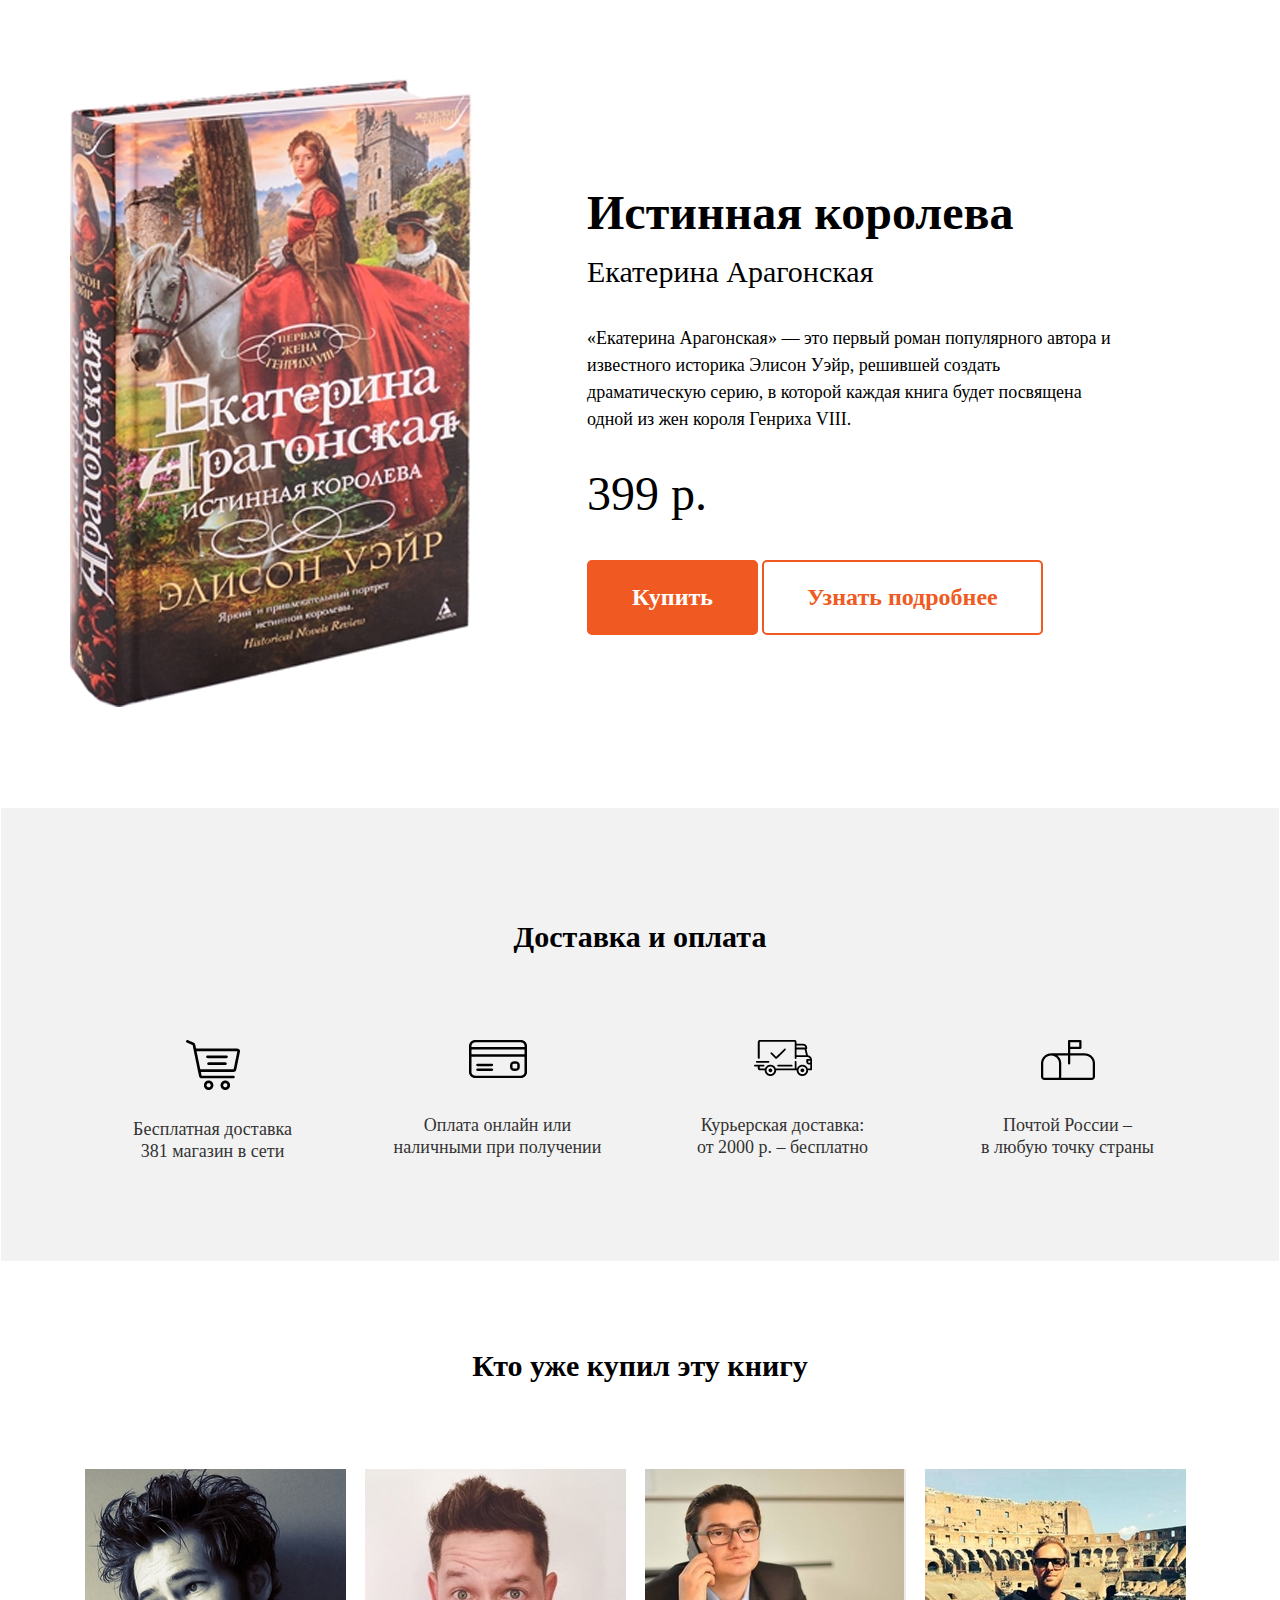
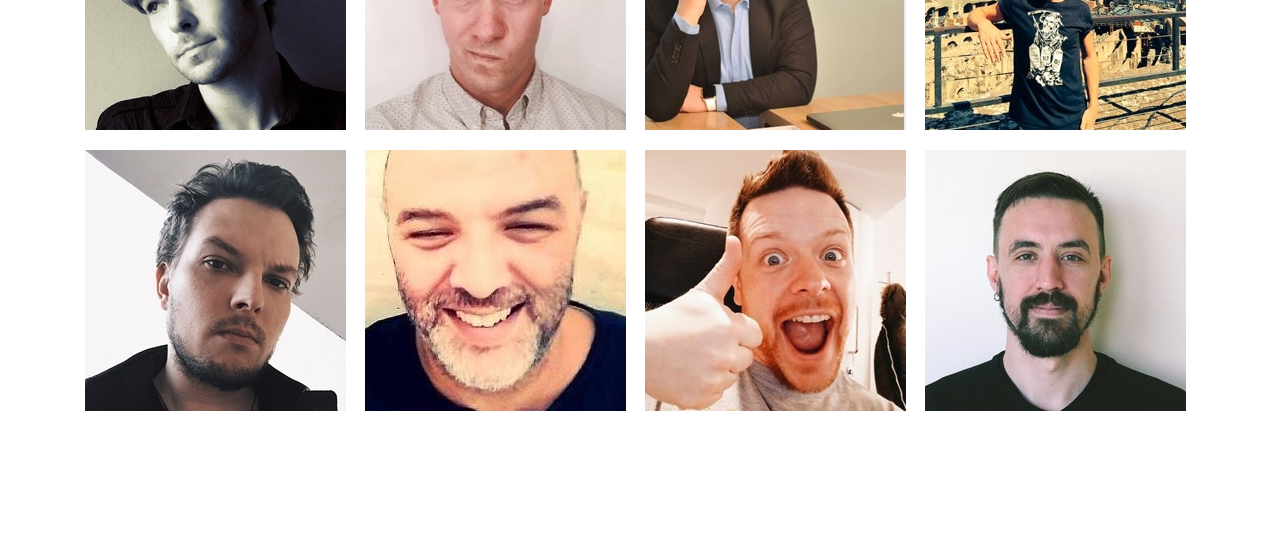
<file: main/index.html>
<!DOCTYPE html>
<html lang="ru">
<head>
	<meta charset="UTF-8">
	<title>Истинная королева - Екатерина Арагонская</title>
	<link rel="stylesheet" href="css/normalize.css">
	<link rel="stylesheet" href="css/main.css">
</head>
<body>
	<header class="header">
		<div class="container">
			
			<div class="header-img">
				<img src="img/header-img.jpg" alt="Книга">
			</div>
			<!-- /.header-img -->
			<div class="header-text">
				<h1 class="header-text__title">Истинная королева</h1>
				<div class="header-text__subtitle">Екатерина Арагонская</div>
				<p class="header-text__descr">«Екатерина Арагонская» — это первый роман популярного автора и известного историка Элисон Уэйр, решившей создать драматическую серию, в которой каждая книга будет посвящена одной из жен короля Генриха VIII.</p>

				<div class="header-text__price">399 р.</div>

				<button class="button">Купить </button>
				<button class="button button-o">Узнать подробнее</button>

			</div>
			<!-- /.header-text -->

		</div>
		<!-- /.container -->
	</header>
	<section class="features">
		<div class="container">
			
			<h2 class="section-title">
				Доставка и оплата
			</h2>
			<div class="features-wrap">
			
				<div class="features-block">
					<div class="features-block__img">
						<img src="img/Shopping_cart.png" alt="Тележка">
					</div>
					<div class="features-block__text">Бесплатная доставка <br>381 магазин в сети</div>
				</div>
				<!-- /.features-block -->
				<div class="features-block">
					<div class="features-block__img">
						<img src="img/Credit_card.png" alt="Кредитка">
					</div>
					<div class="features-block__text">Оплата онлайн или <br>наличными при получении</div>
				</div>
				<!-- /.features-block -->
				<div class="features-block">
					<div class="features-block__img">
						<img src="img/Shipped.png" alt="Машина">
					</div>
					<div class="features-block__text">Курьерская доставка:<br>от 2000 р. – бесплатно</div>
				</div>
				<!-- /.features-block -->
				<div class="features-block">
					<div class="features-block__img">
						<img src="img/Mailbox.png" alt="Почта">
					</div>
					<div class="features-block__text">Почтой России –<br> в любую точку страны</div>
				</div>
				<!-- /.features-block -->


				</div>
				<!-- /.features-wrap -->

		</div>
		<!-- /.container -->
	</section>
	<!-- /.features -->
	<section class="clients">
		<div class="container">
			
			<h2 class="section-title">Кто уже купил эту книгу</h2>
			
			<div class="gallery">
				
				<div class="gallery-block">
					<img src="img/1.jpg" alt="1">
				</div>

				<div class="gallery-block">
					<img src="img/2.jpg" alt="2">
				</div>

				<div class="gallery-block">
					<img src="img/3.jpg" alt="3">
				</div>

				<div class="gallery-block">
					<img src="img/4.jpg" alt="4">
				</div>

				<div class="gallery-block">
					<img src="img/5.jpg" alt="5">
				</div>

				<div class="gallery-block">
					<img src="img/6.jpg" alt="6">
				</div>

				<div class="gallery-block">
					<img src="img/7.jpg" alt="7">
				</div>

				<div class="gallery-block">
					<img src="img/8.jpg" alt="8">
				</div>

			</div>


		</div>
		<!-- /.container -->
	</section>
	<!-- /.clients -->
</body>
</html>
</file>
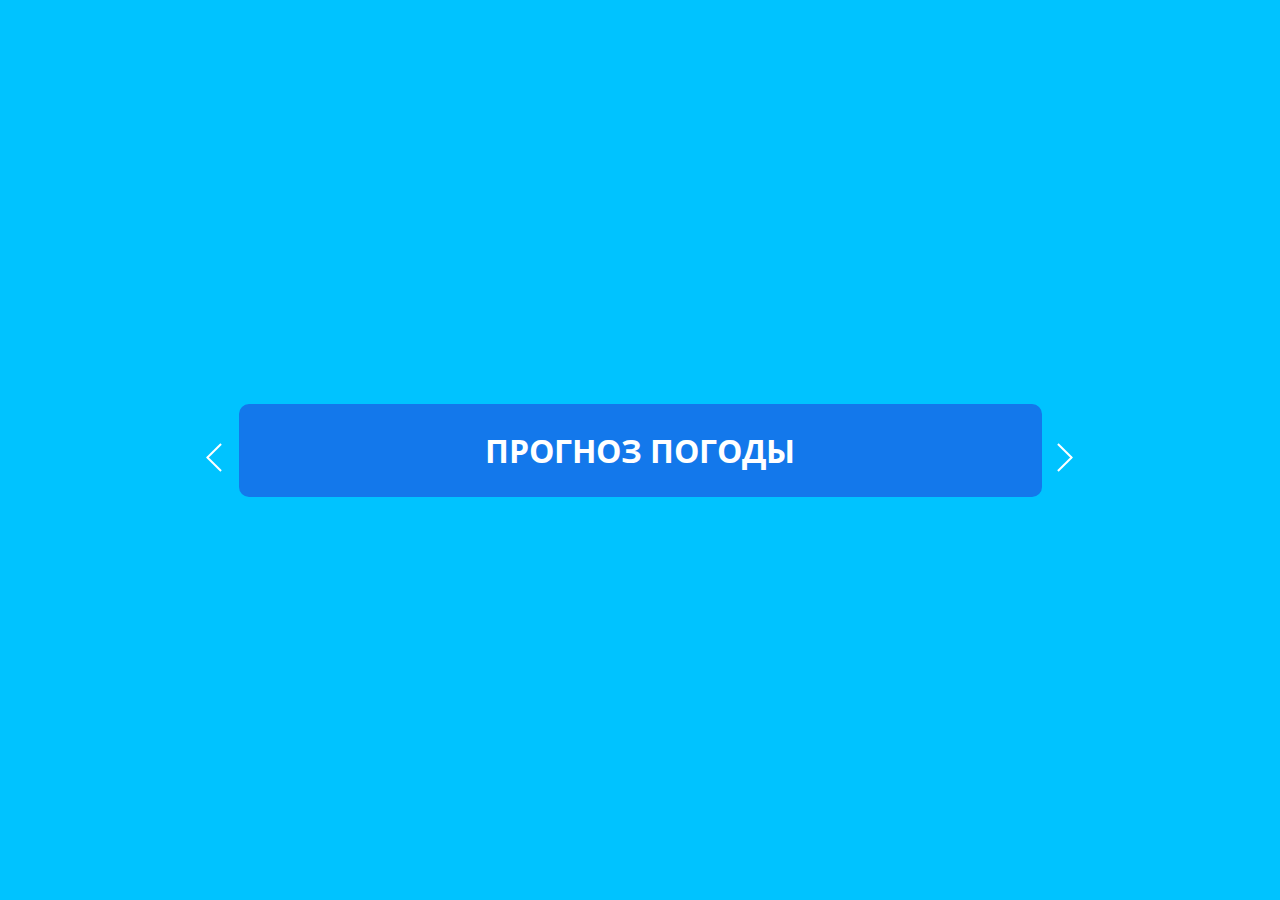
<file: test/index.html>
<!DOCTYPE html>
<html lang="en">
<head>
  <meta charset="UTF-8">
  <meta name="viewport" content="width=device-width, initial-scale=1.0">
  <meta http-equiv="X-UA-Compatible" content="ie=edge">
  <link rel="stylesheet" href="css/weather-icons.css">
  <link rel="stylesheet" href="css/main.css">
  <script src="js/main.js" defer></script>
  <title>Прогноз погоды</title>
</head>
<body>
  <div class="btn prev"></div>
  <div id="app"></div>
  <div class="btn next"></div>
</body>
</html>
</file>
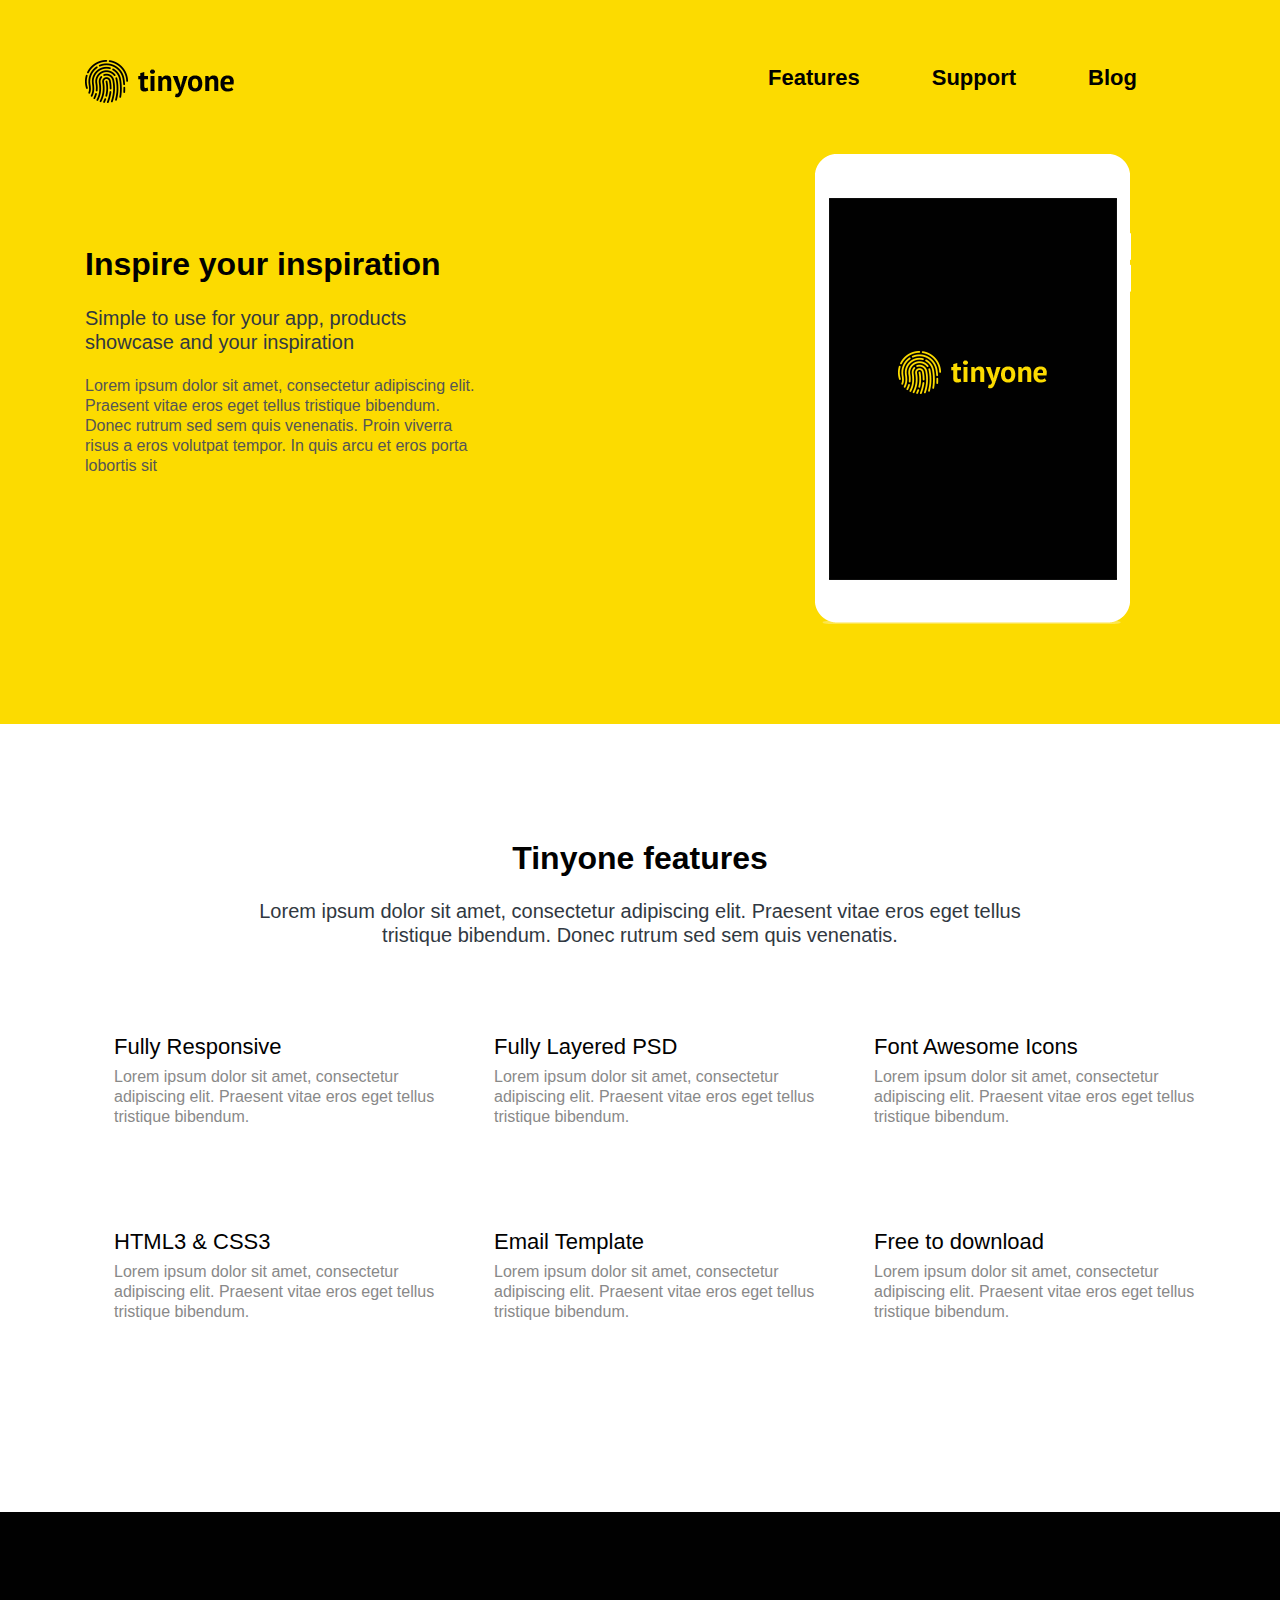
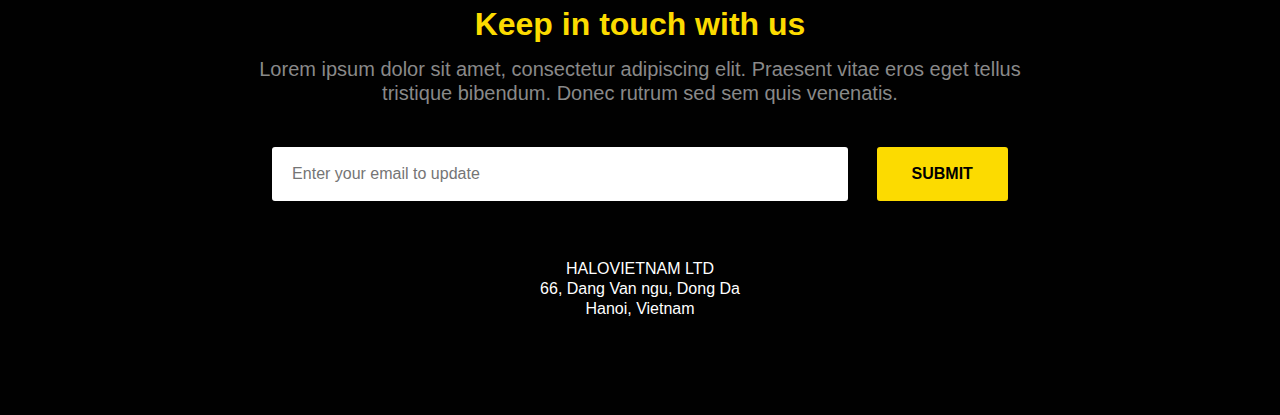
<file: tiny/index.html>
<!doctype html>
<html lang="en">
  <head>
    <!-- Required meta tags -->
    <meta charset="utf-8">
    <meta name="viewport" content="width=device-width, initial-scale=1, shrink-to-fit=no">
    <meta name="author" content="Alex Alexeyev">
    <meta name="description" content="Just Test">

    <!-- Bootstrap CSS -->
    <link rel="stylesheet" href="https://maxcdn.bootstrapcdn.com/bootstrap/4.0.0/css/bootstrap.min.css" integrity="sha384-Gn5384xqQ1aoWXA+058RXPxPg6fy4IWvTNh0E263XmFcJlSAwiGgFAW/dAiS6JXm" crossorigin="anonymous">

    <!-- PTSans -->
    <link href="https://fonts.googleapis.com/css?family=PT+Sans:400,700" rel="stylesheet">
  

	
	<!-- Font Avesome -->
	<link rel="stylesheet" href="https://use.fontawesome.com/releases/v5.3.1/css/all.css" integrity="sha384-mzrmE5qonljUremFsqc01SB46JvROS7bZs3IO2EmfFsd15uHvIt+Y8vEf7N7fWAU" crossorigin="anonymous">

    <!-- Main.css -->
    <link rel="stylesheet" href="assets/css/main.css">


    <title>Tinyone</title>
  </head>
  <body>
	
	<header class="header">
		<div class="container">
			<div class="row header-menu">
				<div class="col-lg-3">
					<img src="assets/img/header/header-logo.png" alt="Tinyone" class="header-logo">
				</div>
				<div class="col-lg-5 ml-auto">
					<nav>
						<ul class="nav justify-content-center">
							<li class="nav-item"><a class="nav-link" href="#">Features</a></li>
							<li class="nav-item"><a class="nav-link" href="#">Support</a></li>
							<li class="nav-item"><a class="nav-link" href="#">Blog</a></li>
						</ul>
					</nav>
				</div>
			</div>
			<div class="row align-items-center">
				<div class="col-lg-6">
					<div class="header-text">
						<h2 class="header-text__title">
							Inspire your inspiration
						</h2>
						<div class="header-text__subtitle">
							Simple to use for your app, products<br>showcase and your inspiration
						</div>
						<div class="header-text__descr">
							Lorem ipsum dolor sit amet, consectetur adipiscing elit. Praesent vitae eros eget tellus tristique bibendum. Donec rutrum sed sem quis venenatis. Proin viverra risus a eros volutpat tempor. In quis arcu et eros porta lobortis sit 
						</div>
						<ul class="header-icons d-flex">
							<li class="header-icons__item">
								<a href="#">
									<i class="fab fa-apple"></i>
								</a>
							</li>
							<li class="header-icons__item">
								<a href="#">
									<i class="fab fa-android"></i>
								</a>
							</li>
							<li class="header-icons__item">
								<a href="#">
									<i class="fab fa-windows"></i>
								</a>
							</li>
						</ul>
					</div>
				</div>
				<div class="col-lg-5 ml-auto">
						<img class="header-img" src="assets/img/header/ipad.img.png" alt="ipad">
				</div>
			</div>
		</div>
	</header>
	<!-- /.header -->
	<section class="features">
		<div class="container">
			<div class="row">
				<div class="col-lg-12">
					<h2 class="section-title">Tinyone features</h2>
					<div class="section-subtitle">Lorem ipsum dolor sit amet, consectetur adipiscing elit. Praesent vitae eros eget tellus tristique bibendum. Donec rutrum sed sem quis venenatis.</div>
				</div>
			</div>
			<!-- /.row -->
			<div class="row">
				<div class="col-lg-4">
					<div class="d-flex features-block">
						<i class="fas fa-tablet-alt features-block__image"></i>
						<div class="features-block__text">
							<h3 class="features-block__title">Fully Responsive</h3>
							<!-- /.features-block__title -->
							<p class="features-block__descr">Lorem ipsum dolor sit amet, consectetur adipiscing elit. Praesent vitae eros eget tellus tristique bibendum.</p>
							<!-- /.features-block__descr -->
						</div>
						<!-- /.features-block__text -->
					</div>
					<!-- /.features-block -->
				</div>
				<!-- /.col-4 -->
				<div class="col-lg-4">
					<div class="d-flex features-block">
						<i class="far fa-lemon features-block__image"></i>
						<div class="features-block__text">
							<h3 class="features-block__title">Fully Layered PSD</h3>
							<!-- /.features-block__title -->
							<p class="features-block__descr">Lorem ipsum dolor sit amet, consectetur adipiscing elit. Praesent vitae eros eget tellus tristique bibendum.</p>
							<!-- /.features-block__descr -->
						</div>
						<!-- /.features-block__text -->
					</div>
					<!-- /.features-block -->
				</div>
				<!-- /.col-4 -->
				<div class="col-lg-4">
					<div class="d-flex features-block">
						<i class="far fa-folder features-block__image"></i>
						<div class="features-block__text">
							<h3 class="features-block__title">Font Awesome Icons</h3>
							<!-- /.features-block__title -->
							<p class="features-block__descr">Lorem ipsum dolor sit amet, consectetur adipiscing elit. Praesent vitae eros eget tellus tristique bibendum.</p>
							<!-- /.features-block__descr -->
						</div>
						<!-- /.features-block__text -->
					</div>
					<!-- /.features-block -->
				</div>
				<!-- /.col-4 -->
				<div class="col-lg-4">
					<div class="d-flex features-block">
						<i class="far fa-file-code features-block__image"></i>
						<div class="features-block__text">
							<h3 class="features-block__title">HTML3 & CSS3 </h3>
							<!-- /.features-block__title -->
							<p class="features-block__descr">Lorem ipsum dolor sit amet, consectetur adipiscing elit. Praesent vitae eros eget tellus tristique bibendum.</p>
							<!-- /.features-block__descr -->
						</div>
						<!-- /.features-block__text -->
					</div>
					<!-- /.features-block -->
				</div>
				<!-- /.col-4 -->
				<div class="col-lg-4">
					<div class="d-flex features-block">
						<i class="far fa-envelope features-block__image"></i>
						<div class="features-block__text">
							<h3 class="features-block__title">Email Template</h3>
							<!-- /.features-block__title -->
							<p class="features-block__descr">Lorem ipsum dolor sit amet, consectetur adipiscing elit. Praesent vitae eros eget tellus tristique bibendum.</p>
							<!-- /.features-block__descr -->
						</div>
						<!-- /.features-block__text -->
					</div>
					<!-- /.features-block -->
				</div>
				<!-- /.col-4 -->
				<div class="col-lg-4">
					<div class="d-flex features-block">
						<i class="fas fa-angle-double-down features-block__image"></i>
						<div class="features-block__text">
							<h3 class="features-block__title">Free to download</h3>
							<!-- /.features-block__title -->
							<p class="features-block__descr">Lorem ipsum dolor sit amet, consectetur adipiscing elit. Praesent vitae eros eget tellus tristique bibendum.</p>
							<!-- /.features-block__descr -->
						</div>
						<!-- /.features-block__text -->
					</div>
					<!-- /.features-block -->
				</div>
				<!-- /.col-4 -->
			</div>
			<!-- /.row -->
		</div>
		<!-- /.container -->
	</section>
	<!-- /.section -->
	<section class="touch">
		<div class="container">
			<div class="row">
				<div class="col-lg-12">
					<div class="section-title">Keep in touch with us</div>
					<!-- /.section-title -->
					<div class="section-subtitle">Lorem ipsum dolor sit amet, consectetur adipiscing elit. Praesent vitae eros eget tellus tristique bibendum. Donec rutrum sed sem quis venenatis.</div>
					<!-- /.section-subtitle -->
				</div>
				<!-- /.col-lg-12 -->
			</div>
			<!-- /.row -->
			<div class="row">
				<div class="col-lg-12">
					<form action="" class="form">
						<input type="email" placeholder="Enter your email to update" class="form__input" required>
						<button type="submit" class="form__btn">Submit</button>
					</form>
				</div>
			</div>
		</div>
		<!-- /.container -->
	</section>
	<!-- /.touch -->
	<footer class="footer">
		<div class="container">
			<div class="footer-contacts">
				HALOVIETNAM LTD<br>
				66, Dang Van ngu, Dong Da<br>
				Hanoi, Vietnam
			</div>
			<!-- /.contact -->
		</div>
		<!-- /.container -->
	</footer>
	<!-- /.footer -->



    <!-- Optional JavaScript -->
    <!-- jQuery first, then Popper.js, then Bootstrap JS -->
    <script src="https://code.jquery.com/jquery-3.2.1.slim.min.js" integrity="sha384-KJ3o2DKtIkvYIK3UENzmM7KCkRr/rE9/Qpg6aAZGJwFDMVNA/GpGFF93hXpG5KkN" crossorigin="anonymous"></script>
    <script src="https://cdnjs.cloudflare.com/ajax/libs/popper.js/1.12.9/umd/popper.min.js" integrity="sha384-ApNbgh9B+Y1QKtv3Rn7W3mgPxhU9K/ScQsAP7hUibX39j7fakFPskvXusvfa0b4Q" crossorigin="anonymous"></script>
    <script src="https://maxcdn.bootstrapcdn.com/bootstrap/4.0.0/js/bootstrap.min.js" integrity="sha384-JZR6Spejh4U02d8jOt6vLEHfe/JQGiRRSQQxSfFWpi1MquVdAyjUar5+76PVCmYl" crossorigin="anonymous"></script>
  </body>
</html>
</file>
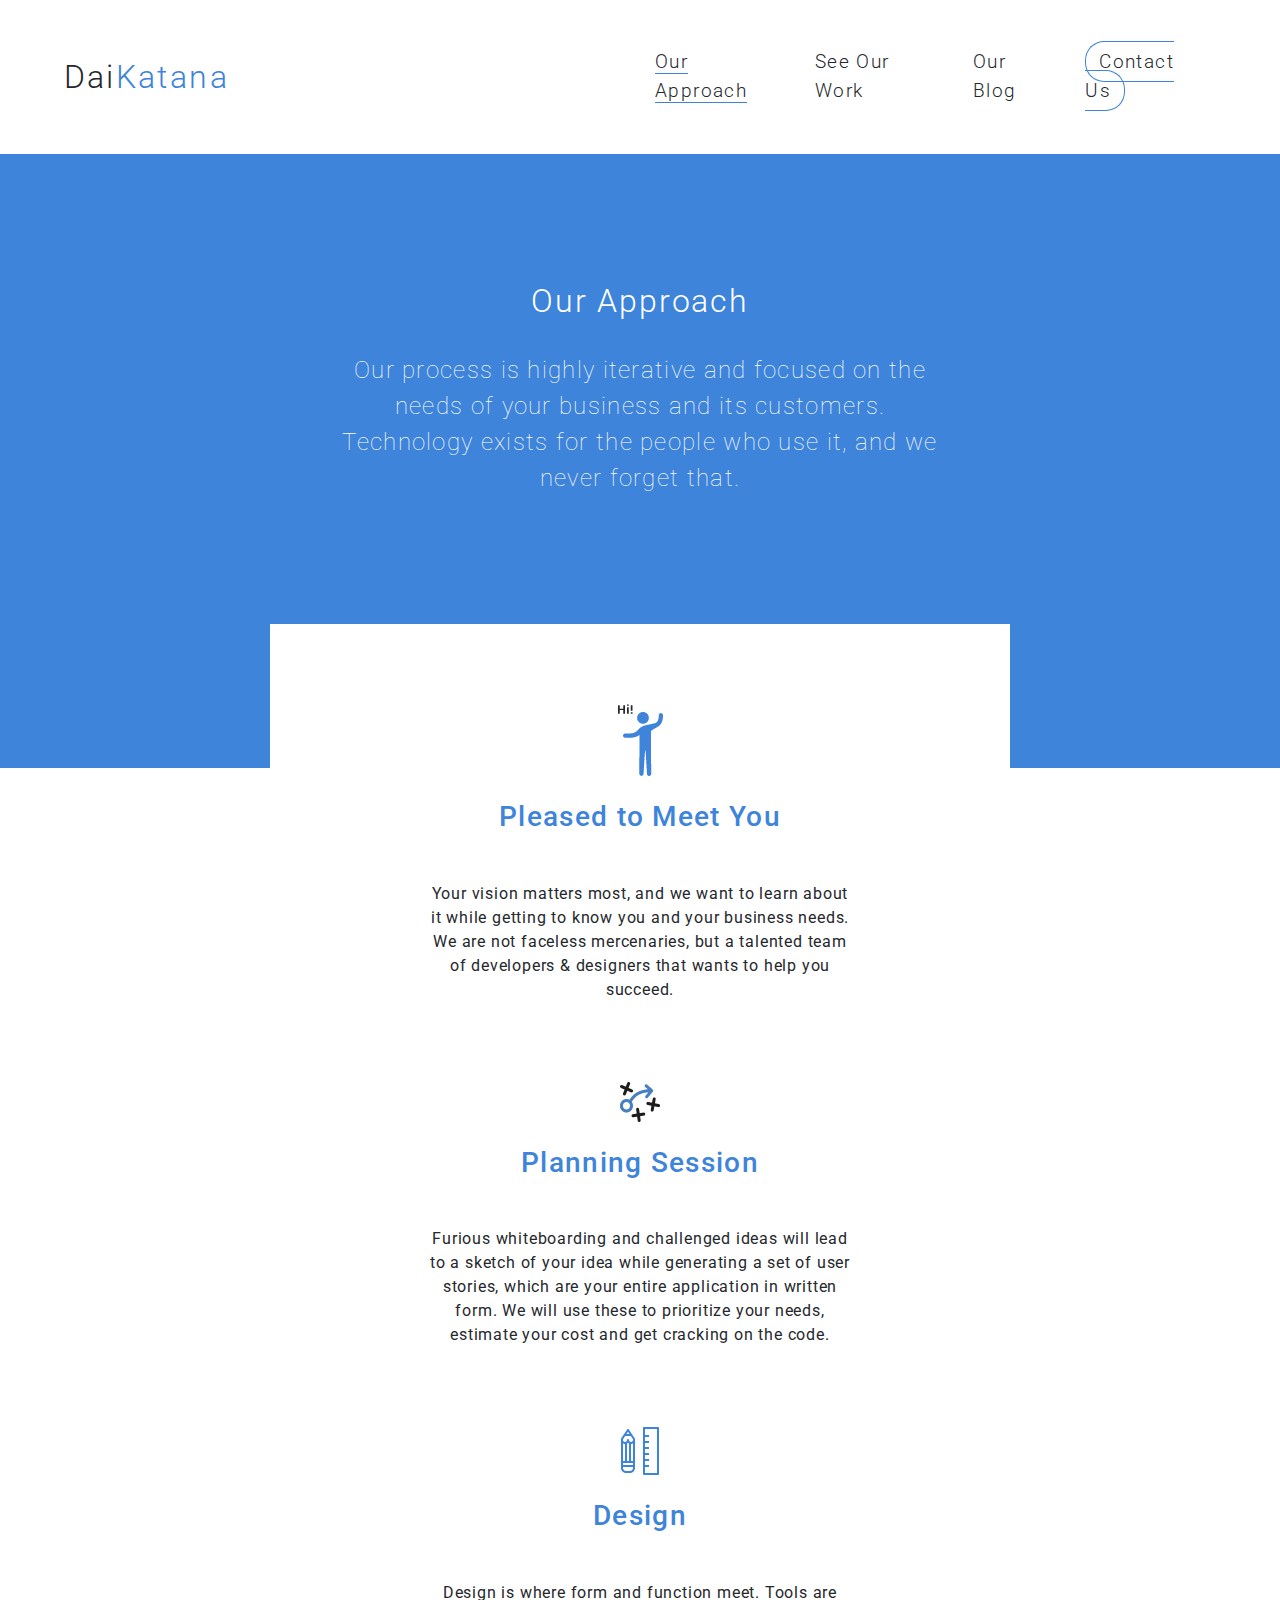
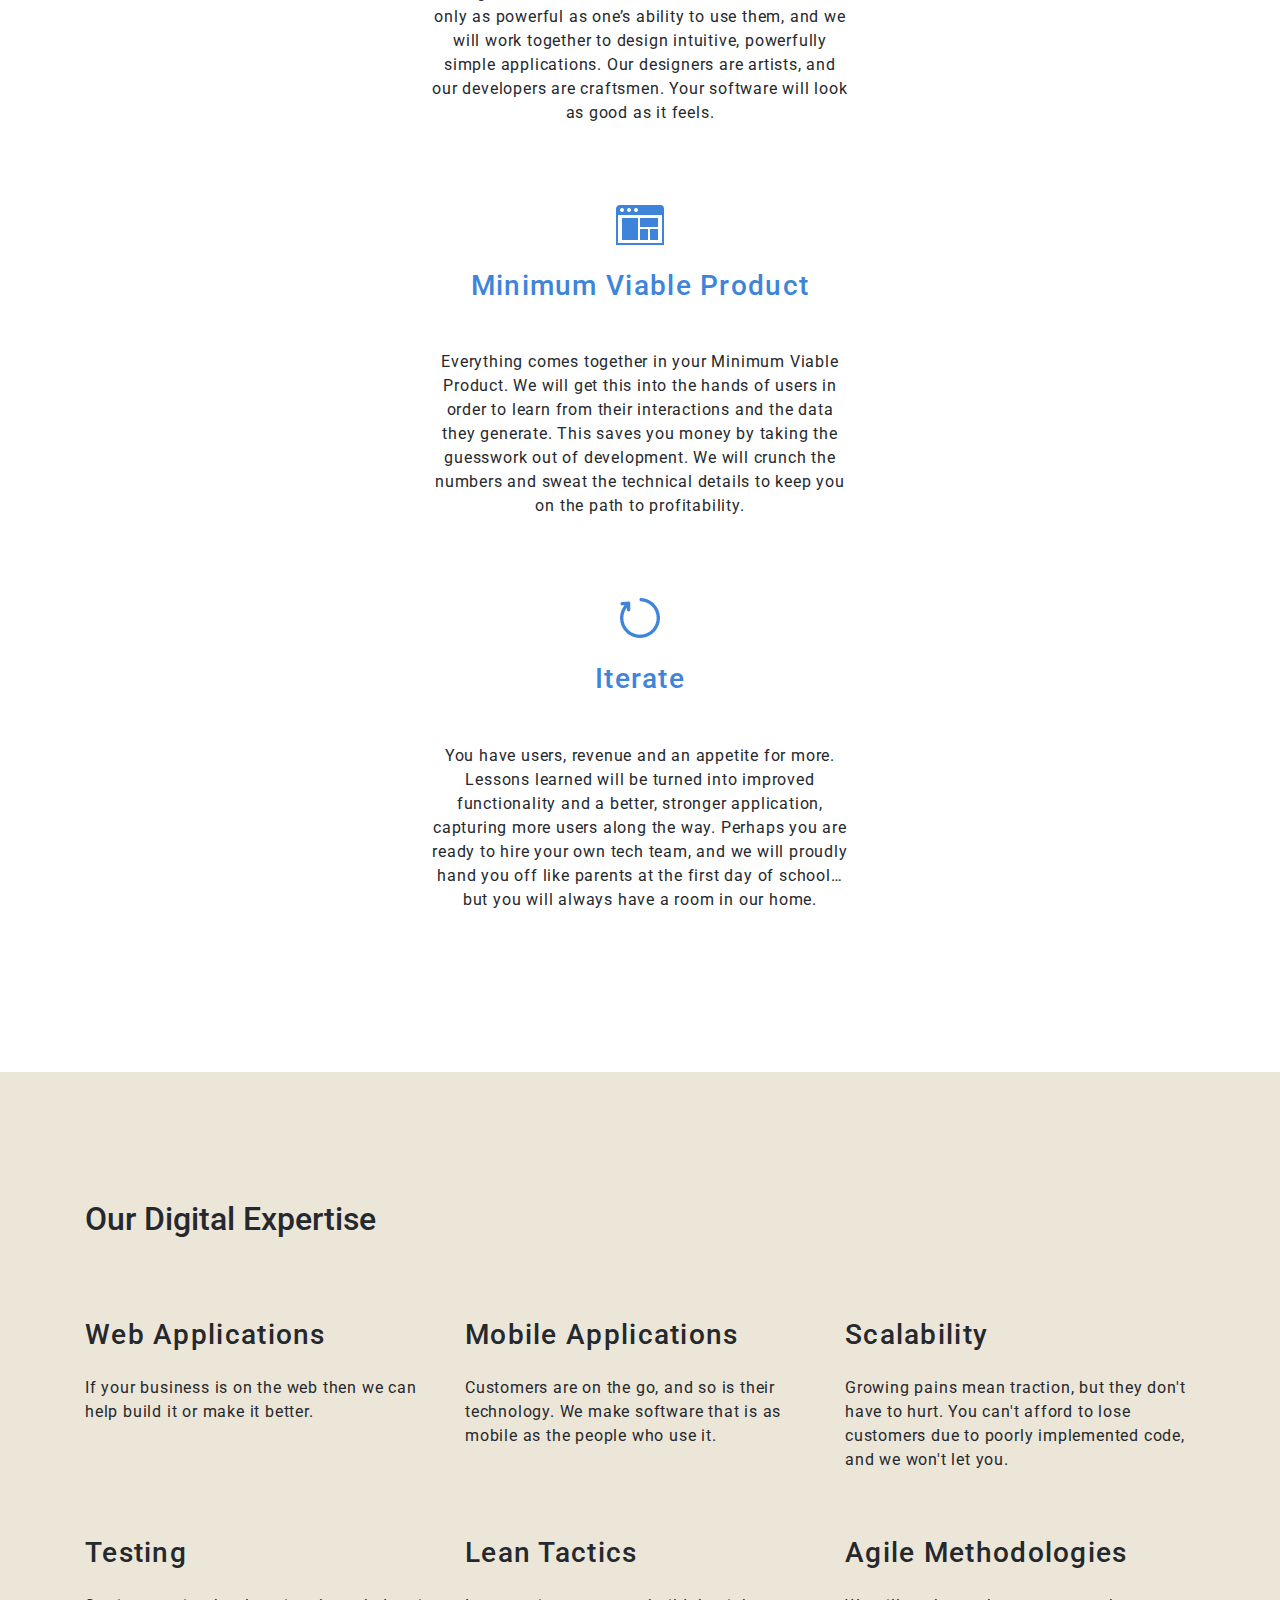
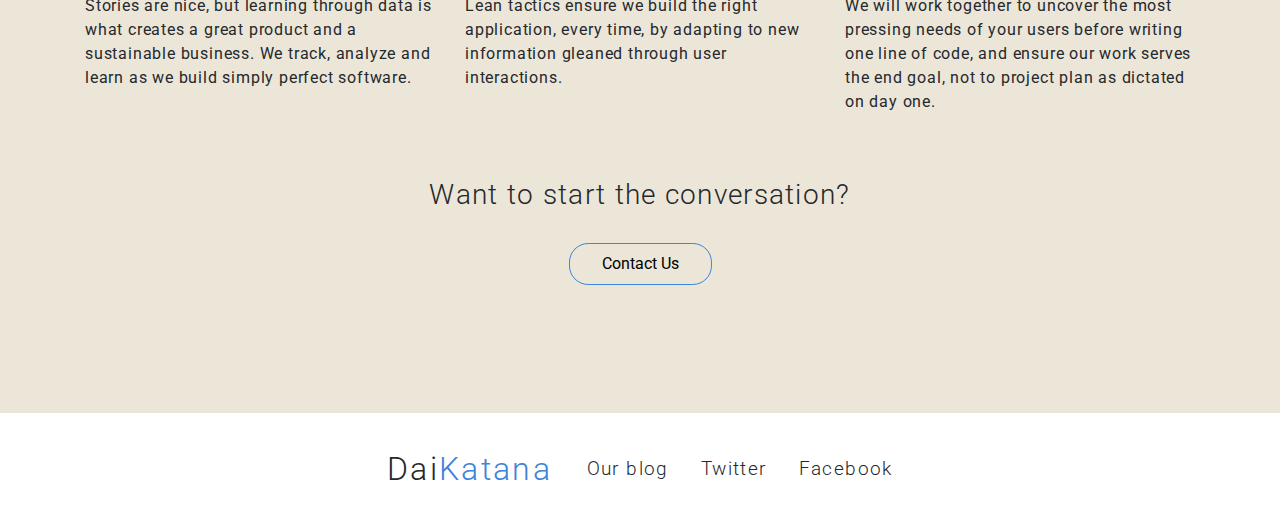
<file: DAIKATANA/approach.html>
<!DOCTYPE html>
<html lang="en">
<head>
    <meta charset="UTF-8">
    <meta name="viewport" content="width=device-width, initial-scale=1.0">
    <meta http-equiv="X-UA-Compatible" content="ie=edge">
    <link rel="stylesheet" href="https://maxcdn.bootstrapcdn.com/bootstrap/4.0.0/css/bootstrap.min.css" integrity="sha384-Gn5384xqQ1aoWXA+058RXPxPg6fy4IWvTNh0E263XmFcJlSAwiGgFAW/dAiS6JXm" crossorigin="anonymous">
    <link href="https://fonts.googleapis.com/css?family=Roboto:100,300" rel="stylesheet">
    <link rel="stylesheet" href="assets/css/main.css">
    <title>DAIKATANA</title>
</head>
<body>
    <header class="header">
        <div class="container-fluid header-top">
            <div class="row d-flex justify-content-between align-items-center">
                <div class="col-xl-2 col-md-2 col-sm-2 col-xs-12">
                    <div class="header-logo">
                       <a href="index.html">Dai<span>Katana</span></a> 
                    </div>
                </div>
                <div class="col-xl-6 col-md-8 col-sm-10 col-xs-16 ml-auto">
                    <ul class="header-nav d-flex justify-content-end">
                        <li class="header-nav__item">
                            <a href="approach.html" class="header-nav__link active">Our Approach</a>
                             <!-- /.header-nav__link -->
                        </li>
                        <!-- /.header-nav__item -->
                        <li class="header-nav__item">
                            <a href="work.html" class="header-nav__link">See Our Work</a>
                             <!-- /.header-nav__link -->
                        </li>
                        <!-- /.header-nav__item -->
                        <li class="header-nav__item">
                            <a href="#" class="header-nav__link">Our Blog</a>
                             <!-- /.header-nav__link -->
                        </li>
                        <!-- /.header-nav__item -->
                        <li class="header-nav__item">
                            <a href="#" class="header-nav__link btn_b">Contact Us</a>
                             <!-- /.header-nav__link -->
                        </li>
                        <!-- /.header-nav__item -->
                    </ul>
                    <!-- /.header-nav -->
                </div>
            </div>
        </div>
    </header>
    <!-- !/.header -->
    <section class="masthead section_blue">
        
            <div class="col-xl-6 col-lg-6 col-md-8 col-sm-12 col-xs-12 m-auto">
                <h2 class="section__title">Our Approach</h2>
                <p class="section__text">Our process is highly iterative and focused on the needs of your business and its customers. Technology exists for the people who use it, and we never forget that. </p>
            </div>
        
    </section>
     <!-- /.masthead -->
    <section class="features section_white">
        <div class="container">
            <div class="col-xl-8 col-lg-8 col-md-8 col-sm-8 col-xs-8 m-auto up-n-white">
                <div class="features-block">
                    <div class="features-block__img"><img src="assets/img/features/hi-feat.png" alt=""></div>
                    <h3 class="features-block__title">Pleased to Meet You</h3>
                    <p class="features-block__text">Your vision matters most, and we want to learn 
                        about it while getting to know you and your 
                        business needs. We are not faceless mercenaries, 
                        but a talented team of developers & designers that wants to help you succeed. </p>
                </div>
                <div class="features-block">
                    <div class="features-block__img"><img src="assets/img/features/Planning_Session.png" alt=""></div>
                    <h3 class="features-block__title">Planning Session</h3>
                    <p class="features-block__text">Furious whiteboarding and challenged ideas will lead to a sketch of your idea while generating a set of user stories, which are your entire application in written form. We will use these to prioritize your needs, 
                        estimate your cost and get cracking on 
                        the code. </p>
                </div>
                <div class="features-block">
                    <div class="features-block__img"><img src="assets/img/features/Design.png" alt=""></div>
                    <h3 class="features-block__title">Design</h3>
                    <p class="features-block__text">Design is where form and function meet. Tools are only as powerful as one’s ability to use them, and we will work together to design intuitive, powerfully simple applications. Our designers are artists, and our developers are craftsmen. Your software will look as good as it feels.</p>
                </div>
                <div class="features-block">
                    <div class="features-block__img"><img src="assets/img/features/mvp.png" alt=""></div>
                    <h3 class="features-block__title">Minimum Viable Product</h3>
                    <p class="features-block__text">Everything comes together in your Minimum Viable Product. We will get this into the hands of users in order to learn from their interactions and the data they generate. This saves you money by taking the guesswork out of development. We will crunch the numbers and sweat the technical details to keep you on the path to profitability.</p>
                </div>
                <div class="features-block">
                    <div class="features-block__img"><img src="assets/img/features/Shape_3.png" alt=""></div>
                    <h3 class="features-block__title">Iterate
                    </h3>
                    <p class="features-block__text">You have users, revenue and an appetite for more. Lessons learned will be turned into improved 
                        functionality and a better, stronger application, 
                        capturing more users along the way. Perhaps you are ready to hire your own tech team, and we will proudly hand you off like parents at the first day 
                        of school…but you will always have a room in 
                        our home.</p>
                </div>
            </div>
        </div>
        <!-- /.container -->
    </section>
    <!-- /.features -->
    <section class="products section_grey">
        <div class="container">
            <h2 class="products-title">Our Digital Expertise</h2>
            <!-- /.products-title -->
            <div class="row">
                <div class="col-xl-4 col-lg-4 col-md-6 col-sm-6 col-xs-12">
                    <div class="products-block">
                        <h3 class="products-block__title">Web Applications</h3>
                        <!-- /.products-block__title -->
                        <p class="products-block__text">If your business is on the web then we can help build it or make it better.</p>
                        <!-- /.products-block__text -->
                    </div>
                    <!-- /.products-block -->
                </div>
                <!-- /.col-4 -->
                <div class="col-xl-4 col-lg-4 col-md-6 col-sm-6 col-xs-12">
                    <div class="products-block">
                        <h3 class="products-block__title">Mobile Applications</h3>
                        <!-- /.products-block__title -->
                        <p class="products-block__text">Customers are on the go, and so is their technology. We make software that is as mobile as the people who use it.</p>
                        <!-- /.products-block__text -->
                    </div>
                    <!-- /.products-block -->
                </div>
                <!-- /.col-4 -->
                <div class="col-xl-4 col-lg-4 col-md-6 col-sm-6 col-xs-12">
                    <div class="products-block">
                        <h3 class="products-block__title">Scalability</h3>
                        <!-- /.products-block__title -->
                        <p class="products-block__text">Growing pains mean traction, but they don't have to hurt. You can't afford to lose customers due to poorly implemented code, and we won't let you.</p>
                        <!-- /.products-block__text -->
                    </div>
                    <!-- /.products-block -->
                </div>
                <!-- /.col-4 -->
                <div class="col-xl-4 col-lg-4 col-md-6 col-sm-6 col-xs-12">
                    <div class="products-block">
                        <h3 class="products-block__title">Testing</h3>
                        <!-- /.products-block__title -->
                        <p class="products-block__text">Stories are nice, but learning through data is what creates a great product and a sustainable business. We track, 
                            analyze and learn as we build simply 
                            perfect software.</p>
                        <!-- /.products-block__text -->
                    </div>
                    <!-- /.products-block -->
                </div>
                <!-- /.col-4 -->
                <div class="col-xl-4 col-lg-4 col-md-6 col-sm-6 col-xs-12">
                    <div class="products-block">
                        <h3 class="products-block__title">Lean Tactics</h3>
                        <!-- /.products-block__title -->
                        <p class="products-block__text">Lean tactics ensure we build the right 
                            application, every time, by adapting to new information gleaned through user 
                            interactions.</p>
                        <!-- /.products-block__text -->
                    </div>
                    <!-- /.products-block -->
                </div>
                <!-- /.col-4 -->
                <div class="col-xl-4 col-lg-4 col-md-6 col-sm-6 col-xs-12">
                    <div class="products-block">
                        <h3 class="products-block__title">Agile Methodologies</h3>
                        <!-- /.products-block__title -->
                        <p class="products-block__text">We will work together to uncover the most pressing needs of your users before writing one line of code, and ensure our work serves the end goal, 
                            not to project plan as dictated on 
                            day one.</p>
                        <!-- /.products-block__text -->
                    </div>
                    <!-- /.products-block -->
                </div>
                <!-- /.col-4 -->
            </div>
            <!-- /.row -->
            <div class="contact-block">
                <h3 class="contact-block__title">Want to start the conversation?</h2>
                <button class="contact-block__button btn_b">Contact Us</button>
            </div>
        </div>
        <!-- /.container -->
    </section>
    <!-- /.products -->


    <footer class="footer">
        <div class="container">
            <div class="row">
                <div class="col-xl-6 m-auto d-flex justify-content-around align-items-center">
                        <div class="header-logo">
                            <a href="index.html">Dai<span>Katana</span></a> 
                        </div>
                        <ul class="header-nav d-flex">
                            <li class="header-nav__item"><a href="#" class="header-nav__link">Our blog</a></li>
                            <li class="header-nav__item"><a href="#" class="header-nav__link">Twitter</a></li>
                            <li class="header-nav__item"><a href="#" class="header-nav__link">Facebook</a></li>
                        </ul>
                </div>
            </div>
        </div>
    </footer>





    <!-- Optional JavaScript -->
    <!-- jQuery first, then Popper.js, then Bootstrap JS -->
    <script src="https://code.jquery.com/jquery-3.2.1.slim.min.js" integrity="sha384-KJ3o2DKtIkvYIK3UENzmM7KCkRr/rE9/Qpg6aAZGJwFDMVNA/GpGFF93hXpG5KkN" crossorigin="anonymous"></script>
    <script src="https://cdnjs.cloudflare.com/ajax/libs/popper.js/1.12.9/umd/popper.min.js" integrity="sha384-ApNbgh9B+Y1QKtv3Rn7W3mgPxhU9K/ScQsAP7hUibX39j7fakFPskvXusvfa0b4Q" crossorigin="anonymous"></script>
    <script src="https://maxcdn.bootstrapcdn.com/bootstrap/4.0.0/js/bootstrap.min.js" integrity="sha384-JZR6Spejh4U02d8jOt6vLEHfe/JQGiRRSQQxSfFWpi1MquVdAyjUar5+76PVCmYl" crossorigin="anonymous"></script>
</body>
</html>
</file>
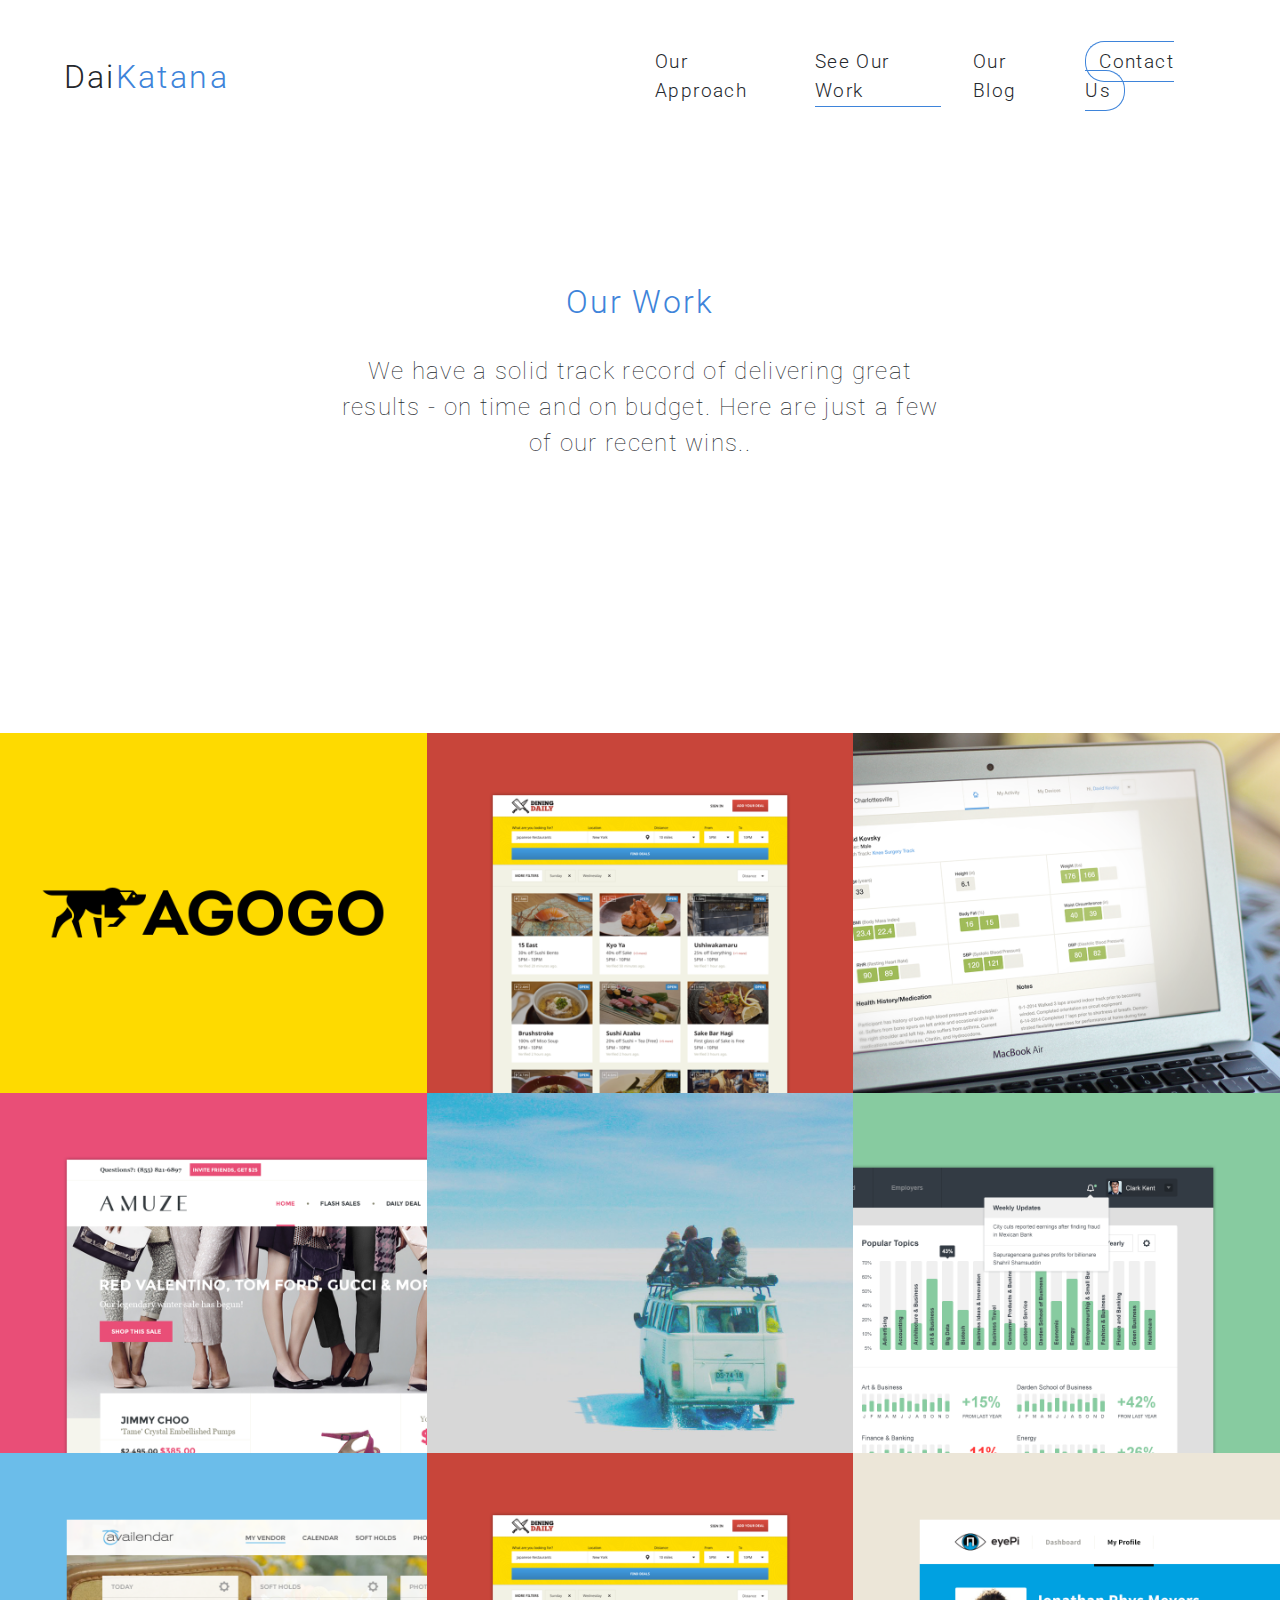
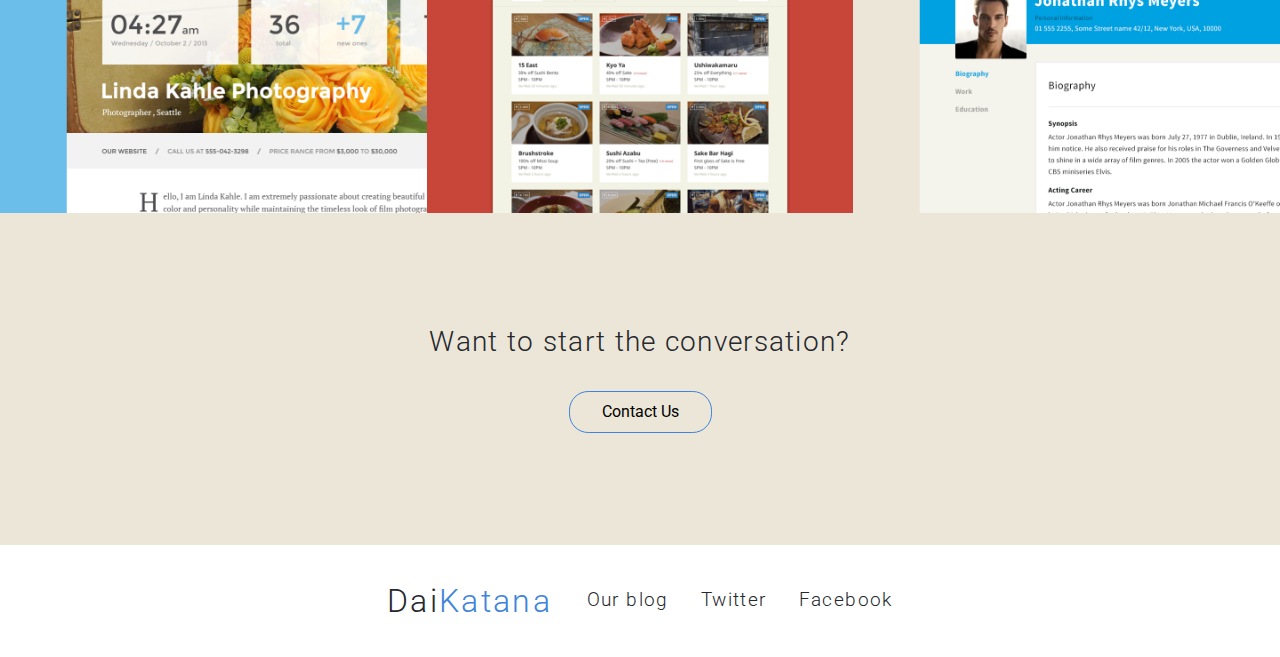
<file: DAIKATANA/work.html>
<!DOCTYPE html>
<html lang="en">
<head>
    <meta charset="UTF-8">
    <meta name="viewport" content="width=device-width, initial-scale=1.0">
    <meta http-equiv="X-UA-Compatible" content="ie=edge">
    <link rel="stylesheet" href="https://maxcdn.bootstrapcdn.com/bootstrap/4.0.0/css/bootstrap.min.css" integrity="sha384-Gn5384xqQ1aoWXA+058RXPxPg6fy4IWvTNh0E263XmFcJlSAwiGgFAW/dAiS6JXm" crossorigin="anonymous">
    <link href="https://fonts.googleapis.com/css?family=Roboto:100,300" rel="stylesheet">
    <link rel="stylesheet" href="assets/css/main.css">
    <title>DAIKATANA</title>
</head>
<body>
    <header class="header">
        <div class="container-fluid header-top">
            <div class="row d-flex justify-content-between align-items-center">
                <div class="col-xl-2 col-md-2 col-sm-2 col-xs-12">
                    <div class="header-logo">
                       <a href="index.html">Dai<span>Katana</span></a> 
                    </div>
                </div>
                <div class="col-xl-6 col-md-8 col-sm-10 col-xs-16 ml-auto">
                    <ul class="header-nav d-flex justify-content-end">
                        <li class="header-nav__item">
                            <a href="approach.html" class="header-nav__link">Our Approach</a>
                             <!-- /.header-nav__link -->
                        </li>
                        <!-- /.header-nav__item -->
                        <li class="header-nav__item active">
                            <a href="#" class="header-nav__link">See Our Work</a>
                             <!-- /.header-nav__link -->
                        </li>
                        <!-- /.header-nav__item -->
                        <li class="header-nav__item">
                            <a href="#" class="header-nav__link">Our Blog</a>
                             <!-- /.header-nav__link -->
                        </li>
                        <!-- /.header-nav__item -->
                        <li class="header-nav__item">
                            <a href="#" class="header-nav__link btn_b">Contact Us</a>
                             <!-- /.header-nav__link -->
                        </li>
                        <!-- /.header-nav__item -->
                    </ul>
                    <!-- /.header-nav -->
                </div>
            </div>
        </div>
    </header>
    <!-- !/.header -->
    <section class="masthead section_white">
        
            <div class="col-xl-6 m-auto">
                <h2 class="section__title text_b">Our Work</h2>
                <p class="section__text">We have a solid track record of delivering great results - on time and on budget. Here are just a few of our recent wins.. </p>
            </div>
        
    </section>
     <!-- /.masthead -->
    <section class="our-work">
        <div class="container-fluid">
            <div class="our-work__portfolio">
                    <div class="our-work__item">
                        <img src="assets/img/work/agogo.png" alt="" class="our-work__img">
                        <div class="our-work__overlay">
                            <div class="our-work__text">
                                <h4>Agogo</h4>
                                <p>
                                    Individualized energy.<br>
                                    Personal. Revelant. Actionable.
                                </p>
                            </div>
                        </div>
                    </div>
                    <div class="our-work__item">
                        <img src="assets/img/work/daily.png" alt="" class="our-work__img">
                        <div class="our-work__overlay">
                            <div class="our-work__text">
                                <h4>Dining Daily</h4>
                                <p>
                                    Individualized energy.<br>
                                    Personal. Revelant. Actionable.
                                </p>
                            </div>
                        </div>
                    </div>
                    <div class="our-work__item">
                        <img src="assets/img/work/Patient_Details_Large.png" alt="" class="our-work__img">
                        <div class="our-work__overlay">
                            <div class="our-work__text">
                                <h4>Lorem</h4>
                                <p>
                                    Individualized energy.<br>
                                    Personal. Revelant. Actionable.
                                </p>
                            </div>
                        </div>
                    </div>
                    <div class="our-work__item">
                        <img src="assets/img/work/amuze.png" alt="" class="our-work__img">
                        <div class="our-work__overlay">
                            <div class="our-work__text">
                                <h4>Tendril</h4>
                                <p>
                                    Individualized energy.<br>
                                    Personal. Revelant. Actionable.
                                </p>
                            </div>
                        </div>
                    </div>
                    <div class="our-work__item">
                        <img src="assets/img/work/car.png" alt="" class="our-work__img">
                        <div class="our-work__overlay">
                            <div class="our-work__text">
                                <h4>Tendril</h4>
                                <p>
                                    Individualized energy.<br>
                                    Personal. Revelant. Actionable.
                                </p>
                            </div>
                        </div>
                    </div>
                    <div class="our-work__item">
                        <img src="assets/img/work/graf.png" alt="" class="our-work__img">
                        <div class="our-work__overlay">
                            <div class="our-work__text">
                                <h4>Tendril</h4>
                                <p>
                                    Individualized energy.<br>
                                    Personal. Revelant. Actionable.
                                </p>
                            </div>
                        </div>
                    </div>
                    <div class="our-work__item">
                        <img src="assets/img/work/linda.png" alt="" class="our-work__img">
                        <div class="our-work__overlay">
                            <div class="our-work__text">
                                <h4>Tendril</h4>
                                <p>
                                    Individualized energy.<br>
                                    Personal. Revelant. Actionable.
                                </p>
                            </div>
                        </div>
                    </div>
                    <div class="our-work__item">
                        <img src="assets/img/work/daily.png" alt="" class="our-work__img">
                        <div class="our-work__overlay">
                            <div class="our-work__text">
                                <h4>Tendril</h4>
                                <p>
                                    Individualized energy.<br>
                                    Personal. Revelant. Actionable.
                                </p>
                            </div>
                        </div>
                    </div>
                    <div class="our-work__item">
                        <img src="assets/img/work/man.png" alt="" class="our-work__img">
                        <div class="our-work__overlay">
                            <div class="our-work__text">
                                <h4>Tendril</h4>
                                <p>
                                    Individualized energy.<br>
                                    Personal. Revelant. Actionable.
                                </p>
                            </div>
                        </div>
                    </div>
            </div>
        </div>
       
    </section>
    <section class="contact section_grey">
        <div class="container">
            <div class="col-12">
                    <div class="contact-block">
                        <h3 class="contact-block__title">Want to start the conversation?</h2>
                        <button class="contact-block__button btn_b">Contact Us</button>
                    </div>
            </div>
        </div>
    </section>

    <footer class="footer">
        <div class="container">
            <div class="row">
                <div class="col-xl-6 col-lg-6 col-md-8 col-sm-12 col-xs-12 m-auto d-flex justify-content-around align-items-center">
                        <div class="header-logo">
                            <a href="index.html">Dai<span>Katana</span></a> 
                        </div>
                        <ul class="header-nav d-flex">
                            <li class="header-nav__item"><a href="#" class="header-nav__link">Our blog</a></li>
                            <li class="header-nav__item"><a href="#" class="header-nav__link">Twitter</a></li>
                            <li class="header-nav__item"><a href="#" class="header-nav__link">Facebook</a></li>
                        </ul>
                </div>
            </div>
        </div>
    </footer>





    <!-- Optional JavaScript -->
    <!-- jQuery first, then Popper.js, then Bootstrap JS -->
    <script src="https://code.jquery.com/jquery-3.2.1.slim.min.js" integrity="sha384-KJ3o2DKtIkvYIK3UENzmM7KCkRr/rE9/Qpg6aAZGJwFDMVNA/GpGFF93hXpG5KkN" crossorigin="anonymous"></script>
    <script src="https://cdnjs.cloudflare.com/ajax/libs/popper.js/1.12.9/umd/popper.min.js" integrity="sha384-ApNbgh9B+Y1QKtv3Rn7W3mgPxhU9K/ScQsAP7hUibX39j7fakFPskvXusvfa0b4Q" crossorigin="anonymous"></script>
    <script src="https://maxcdn.bootstrapcdn.com/bootstrap/4.0.0/js/bootstrap.min.js" integrity="sha384-JZR6Spejh4U02d8jOt6vLEHfe/JQGiRRSQQxSfFWpi1MquVdAyjUar5+76PVCmYl" crossorigin="anonymous"></script>
</body>
</html>
</file>
<file: main.css>
@import url('https://fonts.googleapis.com/css?family=Roboto+Condensed:300,400,700');
@import url('https://fonts.googleapis.com/css?family=Roboto+Slab:300,400,700&subset=cyrillic');

a,abbr,acronym,address,applet,article,aside,audio,b,big,blockquote,body,canvas,caption,center,cite,code,dd,del,details,dfn,div,dl,dt,em,embed,fieldset,figcaption,figure,footer,form,h1,h2,h3,h4,h5,h6,header,hgroup,html,i,iframe,img,ins,kbd,label,legend,li,mark,menu,nav,object,ol,output,p,pre,q,ruby,s,samp,section,small,span,strike,strong,sub,summary,sup,table,tbody,td,tfoot,th,thead,time,tr,tt,u,ul,var,
video {
    margin:0;
    padding:0;
    border:0;
    font:inherit;
    vertical-align:baseline;
}

body, html {
    margin: 0;
    padding: 0;
    font-family: 'Roboto Slab', serif;

    text-rendering:optimizeLegibility;
    -webkit-user-select:none;
    -moz-user-select:none;
    -ms-user-select:none;
    user-select:none;
}

a,a:after,a:visited {
    background-color: transparent;
    color: #222222;
    text-decoration: none;
}

::-webkit-scrollbar {
    width:3px;
    height:3px;
    position:absolute;
}
::-webkit-scrollbar-track{
    box-shadow:inset 0 0 0 transparent;
    -webkit-border-radius:0;
    border-radius:0;
}
::-webkit-scrollbar-thumb{
    -webkit-border-radius:0;
    border-radius:0;
    background:#222;
    box-shadow:inset 0 0 0 transparent;
}
::-webkit-scrollbar-thumb:window-inactive{
    background:#222
}
::selection{
    background:#000;
    color:#fff
}
::-moz-selection{
    background:#000;
    color:#fff
}

h1{
    font-size:7.9vw;
    letter-spacing:-2px;
    line-height:110%;
    font-weight: 700;
    font-family: 'Roboto Condensed', sans-serif;
    position:fixed;
    top:34%;
    left:10%
}

h2 {
    font-size:2.2vw;
    line-height:140%;
    font-family:700;
    margin-bottom:5%
}

p {
    font-size:1.25vw;
    line-height:180%;
}

section {
    margin-bottom: 15%;
}

ul {
    list-style: none;
}

.section-title {
    display: inline-block;
}

.section-title::after {
    content: "";
    display: block;
    height: 2px;
    background: #222;
    width: inherit;
}

.text {
    position:relative;
    display:block;
    overflow:hidden
}

.about {
    position:absolute;
    top:0;
    left:50%;
    right:10%;

    font-size:1.25vw;
    line-height:180%;
}

.big {
    font-size:7.9vw;
    letter-spacing:-2px;
    line-height:110%;
    font-weight: 300;
    font-family: 'Roboto Condensed', sans-serif;
    margin-top: 42%;
    margin-bottom: 74%;
    color: #e2e2e2;
    overflow: hidden;
}

.animate1 {
    -webkit-animation:animate1 1.2s cubic-bezier(.2,.6,.2,1);
    -moz-animation:animate1 1.2s cubic-bezier(.2,.6,.2,1);
    animation:animate1 1.2s cubic-bezier(.2,.6,.2,1);
    -webkit-animation-fill-mode:backwards;
    -moz-animation-fill-mode:backwards;
    animation-fill-mode:backwards;
}

.animate2 {
    -webkit-animation:animate2 1s cubic-bezier(.2,.6,.2,1);
    -moz-animation:animate2 1s cubic-bezier(.2,.6,.2,1);
    animation:animate2 1s cubic-bezier(.2,.6,.2,1);
    -webkit-animation-fill-mode:backwards;
    -moz-animation-fill-mode:backwards;
    animation-fill-mode:backwards;
}

@-webkit-keyframes animate1{
    0%{-webkit-transform:translateY(100%)}
    100%{-webkit-transform:translateY(0)}
}
@keyframes animate1{
    0%{transform:translateY(100%)}
    100%{transform:translateY(0)}
}

@-webkit-keyframes animate2{
    0%{transform:translateX(-100%)}
    65%{transform: translateX(3%)}
    80%{transform: translateX(-1%)}
    100%{transform:translateX(0)}
}
@keyframes animate2{
    0%{transform:translateX(-100%)}
    65%{transform: translateX(3%)}
    80%{transform: translateX(-1%)}
    100%{transform:translateX(0)}
}

.delay{
    -webkit-animation-delay:.3s;
    animation-delay:.3
}

/* SKILL BAR SECTION */
.container {
    width: 100%;
    font-size:1.25vw;
}

.container div {
    margin:10px 0px;
	padding:2px 10px;
	color:white;
}

.skills .wrapper {
    background-color: #e2e2e2;
	margin:0px;
    padding:0px;
    font-weight: 300;
}

.wrapper span {
    float: right;
    margin-top: 2px;
}

.htm,
.css,
.js,
.jq,
.sass,
.bt {
    background: #222;
    width: 27%;
}

.htm1 {
    width: 80%;
    transition: 2s;
    background-color: #222;
    -webkit-backface-visibility: hidden;
    -webkit-perspective: 1000;
    -webkit-transform: translate3d(0,0,0);
}

.css1 {
    width: 75%;
    transition: 2s;
    background-color: #222;
    -webkit-backface-visibility: hidden;
    -webkit-perspective: 1000;
    -webkit-transform: translate3d(0,0,0);
}

.js1 {
    width: 40%;
    transition: 2s;
    background-color: #222;
    -webkit-backface-visibility: hidden;
    -webkit-perspective: 1000;
    -webkit-transform: translate3d(0,0,0);
}

.jq1 {
    width: 30%;
    transition: 2s;
    background-color: #222;
    -webkit-backface-visibility: hidden;
    -webkit-perspective: 1000;
    -webkit-transform: translate3d(0,0,0);
}

.sass1 {
    width: 75%;
    transition: 2s;
    background-color: #222;
    -webkit-backface-visibility: hidden;
    -webkit-perspective: 1000;
    -webkit-transform: translate3d(0,0,0);
}

.bt1 {
    width: 65%;
    transition: 2s;
    background-color: #222;
    -webkit-backface-visibility: hidden;
    -webkit-perspective: 1000;
    -webkit-transform: translate3d(0,0,0);
}

/* WORK SECTION PORTFOLIO */

.work a {
    font-size:1.25vw;
    display: block;
    height: 10vh;
    padding-top: 5vh;
    background: #222;
    color: #fff;
    text-align: center;
}
.work-tree li {
    display: inline-block;
    width: 49%;
    margin-bottom: .3vw;
}

/* CONTACTS */

.contacts-links li {
    display: inline-block;
}
.contacts-links li:not(:last-child) {
    margin-right: 10px;
}

.contacts-links a {
    display: block;
    padding: 10px 25px;
    background: #222222;
    color: #fff;
    font-size:1.25vw;
    border: 2px solid #222;
    transition: ease-in-out .3s;
}
.contacts-links a:hover {
    background: #e2e2e2;
    color: #222;
    border: 2px solid #222;
}

.contacts p {
    margin-bottom: 6%;
}



@media screen and (max-width:667px){
    .big {
        display: none;
    }
    h1{
        font-size:68px;
        font-size:18vw
    }
    h2{
        font-size:24px;
        font-size:6.4vw
    }
    p{
        font-size:18px;
        font-size:4.8vw
    }

    .skills div {
        font-size: 4vw;
        line-height: 180%;
    }

    .work a {
        font-size: 4.8vw;
        line-height: 180%;
        height: 50px;
        padding-top: 20px;
    }

    .contacts a {
        font-size: 4.8vw;
        line-height: 180%;
    }
    .about{
        top:100vh;
        left:0;
        right:0;
        background:#fff;
        padding:10%
    }
}
</file>
<file: DAIKATANA/assets/css/main.css>
* {
    margin: 0;
    padding: 0;
}
ul, ol {
    margin: 0;
}

:root {
    --active-color: #3e84da;
    --light-color:#ffffff;
    --dark-color:#25282d;
    --grey-color:#ece6d8;
}

body {
    font-family: 'Roboto', sans-serif;
}

.active {
    border-bottom: 1px solid var(--active-color);
}

.section__title {
    text-align: center;
    font-weight: 300;
    letter-spacing: 1.8px;
    margin-bottom: 2rem;
}

.section__text {
    text-align: center;
    font-weight: 100;
    letter-spacing: 1.3px;
    font-size: 1.5rem;
}

.section_blue {
    background: var(--active-color);
    color: var(--light-color);
}

.section_white {
    background: var(--light-color);
    color: var(--dark-color);
}

.section_grey {
    background: var(--grey-color);
    color: var(--dark-color);
}

.text_b {
    color: var(--active-color);
}


/* +++++++++++++++++++++++++++++++++++++++++++++++
BUTTONS
++++++++++++++++++++++++++++++++++++++++++++++++*/


button:focus {
    outline: none;
}
button:hover {
    cursor: pointer;
}

.btn_b {
    border: 1px solid var(--active-color);
    border-radius: 1.2rem;
    background-color: transparent;
    padding: 0.5rem 0.8rem;
}

.btn_w {
    border: 1px solid var(--light-color);
    border-radius: 1.2rem;
    background-color: transparent;
    padding: 0.5rem 0.8rem;
    color: var(--light-color);
}

/* +++++++++++++++++++++++++++++++++++++++++++++++
HEADER
++++++++++++++++++++++++++++++++++++++++++++++++*/


.header {
    padding: 3rem 0;
}

.header_full{
    min-height: 100vh;
}

.header-top {
    padding: 0 4rem;
}

.header-logo a {
    color: var(--dark-color);
    font-size: 2rem;
    font-weight: 300;
    letter-spacing: 2.2px;
    text-decoration: none;
}

.header-logo span {
    color: #3e84da;
    letter-spacing: 2.4px;
}

.header-nav__item {
    margin-right: 2rem;

    list-style: none;
}

.header-nav__item:last-child {
    margin-right: 0;
}

.header-nav__item a {
    text-decoration: none;
}

.header-nav__link {
    font-size: 1.2rem;
    font-weight: 300;
    color: var(--dark-color);
    letter-spacing: 1.4px;
}



.header-title {
    margin-top: 30vh;
    margin-bottom: 5rem;

    font-size: 4rem;
    font-weight: 300;
    letter-spacing: 6.9px;
}

.header-title span {
    color: var(--light-color);

    background: var(--active-color);
}

.scroll-text {
    font-size: 1rem;
    letter-spacing: 1.2px;
    text-align: center;
}

/* SCROLL MOUSE */


.scroll-downs {
    margin: 0 auto 2rem;

    width :34px;
    height: 55px;
}

.mousey {
    width: 3px;
    padding: 10px 15px;
    height: 35px;
    border: 2px solid var(--active-color);
    border-radius: 25px;
    opacity: 0.75;
    box-sizing: content-box;
}
.scroller {
    width: 3px;
    height: 10px;
    border-radius: 25%;
    background-color: var(--active-color);
    animation-name: scroll;
    animation-duration: 2.2s;
    animation-timing-function: cubic-bezier(.15,.41,.69,.94);
    animation-iteration-count: infinite;
}

@keyframes scroll {
    0% { opacity: 0; }
    10% { transform: translateY(0); opacity: 1; }
    100% { transform: translateY(15px); opacity: 0;}
}


/* +++++++++++++++++++++++++++++++++++++++++++++++
SECTION CLIENTS
++++++++++++++++++++++++++++++++++++++++++++++++*/


.clients {
    padding: 8rem 0;
}

.about {
    margin-bottom: 4rem;
}



.line {
    height: 1px;

    background-color: #3673bd;
}

/* +++++++++++++++++++++++++++++++++++++++++++++++
PORTFOLIO STAFF
++++++++++++++++++++++++++++++++++++++++++++++++*/

.portfolio-title {
    margin-bottom: 0;

    font-weight: 300;
    font-size: 1.5rem;
    letter-spacing: 1.3px;
  
    text-align: center;
}

.portfolio-title_line {
    margin-bottom: 4rem;
}

.portfolio {
    margin-bottom: 8rem;

    display: grid;
    max-width: 100%;
    grid-template-columns: repeat(4, 1fr);
    grid-template-rows: repeat(4, 1fr);
    grid-gap: 1px;

    background:#3673bd; 
}

.portfolio__item{
    padding: 1rem;

    display: flex;
    justify-content: center;
    align-items: center;

    background: var(--active-color);
}

.portfolio__item img {
    max-width: 100%;
}

.contact-block {
    text-align: center;
}

.contact-block__title {
    margin-bottom: 2rem;

    font-weight: 300;
    letter-spacing: 1.3px;
}

.contact-block__button {
    padding: 0.5rem 2rem;
}

/* +++++++++++++++++++++++++++++++++++++++++++++++
SECTION DIGITAL
++++++++++++++++++++++++++++++++++++++++++++++++*/

.digital {
    padding: 8rem 0;
}

.digital-about {
    margin-bottom: 4rem;
}

/* +++++++++++++++++++++++++++++++++++++++++++++++
FOOTER
++++++++++++++++++++++++++++++++++++++++++++++++*/

.footer {
    padding: 2rem 0;
}


/* +++++++++++++++++++++++++++++++++++++++++++++++
MASTHEAD
++++++++++++++++++++++++++++++++++++++++++++++++*/

.masthead {
    padding-top: 8rem;
    padding-bottom: 16rem;
}




/* +++++++++++++++++++++++++++++++++++++++++++++++
FEATURES
++++++++++++++++++++++++++++++++++++++++++++++++*/

.features-block {
    margin-bottom: 5rem;

    text-align: center;
}

.features-block:last-child {
    margin-bottom: 0;
}

.features-block__img {
    margin-bottom: 1.5rem;
}


.features-block__title {
    margin-bottom: 3rem;

    color: var(--active-color);
    letter-spacing: 1.3px;
}

.features-block__text {
    letter-spacing: 0.8px;
}

.up-n-white {
    padding: 5rem 10rem 0;
    transform: translateY(-9rem);

    background: var(--light-color);
}





.products {
    padding: 8rem 0;
}

.products-title {
    margin-bottom: 5rem;
}

.products-block {
    margin-bottom: 4rem;
}

.products-block__title {
    margin-bottom: 1.5rem;
    
    letter-spacing: 1.3px;
}

.products-block__text {
    letter-spacing: 0.8px;
}





.our-work > .container-fluid {
    padding-left: 0;
    padding-right: 0;
}


.our-work__portfolio {
    display: grid;

    grid-template-columns: repeat(3, 1fr);
    grid-template-rows: repeat(3, 1fr);
    grid-gap: 0;
}

.our-work__item {
    position: relative;
}

.our-work__overlay {
    position: absolute;
    top: 0;
    bottom: 0;
    left: 0;
    right: 0;

    height: 100%;
    width: 100%;

    background-color: var(--active-color);

    color: var(--light-color);

    opacity: 0;
    transition: .5s ease  
}

.our-work__item:hover .our-work__overlay {
    opacity: 1;
}

.our-work__text {
    padding: 4rem;
}

.our-work__item:hover {

    cursor: pointer;
}

.our-work__img {
    width: 100%;
    display: block;
}


.contact {
    padding: 7rem 0;
}






@media (max-width:1024px) {
    .portfolio {
        grid-template-columns: repeat(2, 1fr);
        grid-template-rows: repeat(8, 1fr);  
    }
}

@media (max-width:768px) {
    .portfolio {
        grid-template-columns: repeat(1, 1fr);
        grid-template-rows: repeat(16, 1fr);  
    }
}
</file>
<file: escape/assets/css/BrandonGrotesque.css>
/* This stylesheet generated by Transfonter (https://transfonter.org) on February 10, 2018 4:03 PM */

@font-face {
    font-family: 'Brandon Grotesque Bold';
    src: url('../fonts/BrandonGrotesque/BrandonGrotesque-Bold.eot');
    src: local('../fonts/BrandonGrotesque/Brandon Grotesque Bold'), local('../fonts/BrandonGrotesque/BrandonGrotesque-Bold'),
        url('../fonts/BrandonGrotesque/BrandonGrotesque-Bold.eot?#iefix') format('embedded-opentype'),
        url('../fonts/BrandonGrotesque/BrandonGrotesque-Bold.woff') format('woff'),
        url('../fonts/BrandonGrotesque/BrandonGrotesque-Bold.ttf') format('truetype');
    font-weight: bold;
    font-style: normal;
}

@font-face {
    font-family: 'Brandon Grotesque Light';
    src: url('../fonts/BrandonGrotesque/BrandonGrotesque-Light.eot');
    src: local('../fonts/BrandonGrotesque/Brandon Grotesque Light'), local('../fonts/BrandonGrotesque/BrandonGrotesque-Light'),
        url('../fonts/BrandonGrotesque/BrandonGrotesque-Light.eot?#iefix') format('embedded-opentype'),
        url('../fonts/BrandonGrotesque/BrandonGrotesque-Light.woff') format('woff'),
        url('../fonts/BrandonGrotesque/BrandonGrotesque-Light.ttf') format('truetype');
    font-weight: 300;
    font-style: normal;
}

@font-face {
    font-family: 'Brandon Grotesque Medium';
    src: url('../fonts/BrandonGrotesque/BrandonGrotesque-Medium.eot');
    src: local('../fonts/BrandonGrotesque/Brandon Grotesque Medium'), local('../fonts/BrandonGrotesque/BrandonGrotesque-Medium'),
        url('../fonts/BrandonGrotesque/BrandonGrotesque-Medium.eot?#iefix') format('embedded-opentype'),
        url('../fonts/BrandonGrotesque/BrandonGrotesque-Medium.woff') format('woff'),
        url('../fonts/BrandonGrotesque/BrandonGrotesque-Medium.ttf') format('truetype');
    font-weight: 500;
    font-style: normal;
}

@font-face {
    font-family: 'Brandon Grotesque';
    src: url('../fonts/BrandonGrotesque/BrandonGrotesque-Regular.eot');
    src: local('../fonts/BrandonGrotesque/Brandon Grotesque Regular'), local('../fonts/BrandonGrotesque/BrandonGrotesque-Regular'),
        url('../fonts/BrandonGrotesque/BrandonGrotesque-Regular.eot?#iefix') format('embedded-opentype'),
        url('../fonts/BrandonGrotesque/BrandonGrotesque-Regular.woff') format('woff'),
        url('../fonts/BrandonGrotesque/BrandonGrotesque-Regular.ttf') format('truetype');
    font-weight: normal;
    font-style: normal;
}
</file>
<file: escape/assets/css/main.css>
/*INTERFACE+++++++++++++++++++++++++++++++++++++++++*/
body {
	font-family: 'Brandon Grotesque';
	-webkit-box-sizing: border-box;
	-moz-box-sizing: border-box;
	box-sizing: border-box;
}

section {
	padding-top: 100px;
	padding-bottom: 100px;
}

h1, h2, h3, h4, h5, h6, p {
	margin: 0;
	padding: 0;
}

.container {
	display: -webkit-flex;
	display: -moz-flex;
	display: -ms-flex;
	display: -o-flex;
	display: flex;
	flex-direction: column;
	width: 940px;
	margin: 0 auto;
}

.btn {
	background-color: transparent;
	border: 1px solid #000000;
	color: #000000;
}

.section-title {
	text-align: center;
	font-family: 'Brandon Grotesque Light';
	font-size: 60px;
	margin-bottom: 18px;
}

.section-title span {
	font-family: 'Brandon Grotesque Bold';
}

.section-subtitle {
	text-align: center;
	color: #777777;
	font-size: 22px;
	letter-spacing: -0.55px;

	margin-bottom: 46px;
}

.white {
	color: #ffffff;
}



/*HEADER++++++++++++++++++++++++++++++++++++++++++++++++++++++++++++++++++++++++*/



.header {
	padding-top: 43px;
	padding-bottom: 125px;

	background: url(../img/header/header-bg.jpg) no-repeat center top;
	-webkit-background-size: cover;
	background-size: cover;

	color: #ffffff;
}

.header-menu {
	display: -webkit-flex;
	display: -moz-flex;
	display: -ms-flex;
	display: -o-flex;
	display: flex;
	justify-content: space-between;
	align-items: center;

	margin-bottom: 160px;
}

.header-logo {
	width: 25%;
}

.header-nav {
	display: -webkit-flex;
	display: -moz-flex;
	display: -ms-flex;
	display: -o-flex;
	display: flex;
	justify-content: flex-end;

	padding: 0;

	width: 70%;

	font-family: 'Brandon Grotesque Medium';	
}

.header-nav__item {
	margin-right: 30px;

	list-style: none;
}
.header-nav__item:last-child {
	margin-right: 0;
}

.header-nav__item a {
	text-decoration: none;
	color: #ffffff;
}

.header-offer {
	text-align: center;
}

.header-offer__subtitle {
	margin-bottom: 50px;

	font-family: 'Brandon Grotesque Light';
	font-size: 32px;
	letter-spacing: -0.8px;
}

.header-offer__title {
	margin-bottom: 70px;

	font-family: 'Brandon Grotesque Bold';
	font-size: 66px;
	letter-spacing: -1.65px;
	text-transform: uppercase;
}

.header-offer__btn {
	font-family: 'Brandon Grotesque Bold';
	color: #ffffff;
	border:2px solid #ffffff;
	border-radius: 3px;
	font-size: 23px;

	padding: 21px 68px;
}

.header-offer__btn:hover {
	cursor: pointer;
}

.header-offer__btn:focus {
	outline: none;
}



/*ABOUT++++++++++++++++++++++++++++++++++++++++++++++++++++++++++++++++++++++++*/




.about-block {
	display: -webkit-flex;
	display: -moz-flex;
	display: -ms-flex;
	display: -o-flex;
	display: flex;
	justify-content: space-around;
	align-items: center;

	margin-bottom: 200px;
}

.about-block:nth-child(even) {
	flex-direction: row-reverse;
}

.about-block:last-child {
	margin-bottom: 0;
}

.block-text {
	width: 60%;
}

.block-text__title {
	margin-bottom: 35px;

	color: #222222;
	font-family: "Brandon Grotesque Bold";
	font-size: 60px;
	letter-spacing: -1.5px;

}

.block-text__title span {
	font-family: 'Brandon Grotesque Light';
}

.block-text__desc p {
	display: block;
	margin-bottom: 35px;

	color: #777777;
	font-size: 18px;
	font-weight: 400;
	line-height: 24px;
	letter-spacing: -0.45px;
}

.block-img img {
	max-width: 200px;
	max-height: 200px;
}




/*FEATURES++++++++++++++++++++++++++++++++++++++++++++++++++++++++++++++++++++++++*/



.features {
	display: -webkit-flex;
	display: -moz-flex;
	display: -ms-flex;
	display: -o-flex;
	display: flex;
	align-items: center;
	justify-content: space-around;
	flex-flow: row wrap;
	align-content: stretch;
}

.features-block {
	display: -webkit-flex;
	display: -moz-flex;
	display: -ms-flex;
	display: -o-flex;
	display: flex;
	justify-content: center;
	
	margin-bottom: 44px;
	width: 430px;

}

.features-block__img {

	width: 72px;
	height: 72px;
	background: #222222;
	border-radius: 50%;
	text-align: center;
	line-height: 72px;
	margin-right: 20px;
}

.features-block__text {

	width: 282px;
}

.features-block__title {
	color: #222222;
	font-family: "Brandon Grotesque Medium";
	font-size: 22px;
	letter-spacing: -0.55px;
	margin-bottom: 10px;
}

.features-block__desc {
	color: #777777;
	font-size: 18px;
	line-height: 18px;
	letter-spacing: -0.45px;
}

.features-block__img img {
	vertical-align: middle;
}




/*CLIENTS++++++++++++++++++++++++++++++++++++++++++++++++++++++++++++++++++++++++*/




.clients {
	background-color: #fafafa;
}

.clients-block {
	display: -webkit-flex;
	display: -moz-flex;
	display: -ms-flex;
	display: -o-flex;
	display: flex;
	align-items: center;
	margin-bottom: 39px;

}

.clients-block:nth-child(even) {
	flex-direction: row-reverse;
}

.clients-block__img {
	width: 221px;
	height: 221px;
	border: 7px solid #ffffff;
	border-radius: 50%;
	background-color: #111111;
	margin-right: 24px;
}

.clients-block:nth-child(even) .clients-block__img  {
	margin-right: 0;
	margin-left: 24px;
}

.clients-block__text {
	max-width: 663px;
}

.clients-block__text q {
	display: block;
	color: #777777;
	font-size: 26px;
	line-height: 28px;
	letter-spacing: -0.65px;
	margin-bottom: 13px;
}

.author {
	color: #7690c5;
	font-size: 20px;
	letter-spacing: -0.5px;
}



/*Partners++++++++++++++++++++++++++++++++++++++++++++++++++++++++++++++++++++++++*/




.partners {
	padding-top: 60px;
	padding-bottom: 60px;
}

.partners-logo {
	display: -webkit-flex;
	display: -moz-flex;
	display: -ms-flex;
	display: -o-flex;
	display: flex;
	justify-content: center;
}

.partners-logo__item {
	margin-right: 40px;
}

.partners-logo__item:last-child {
	margin-right: 0;
}




/*TEAM++++++++++++++++++++++++++++++++++++++++++++++++++++++++++++++++++++++++*/




.team {
	background: #111111;
	color: #ffffff;
}

.team-desc {
	text-align: center;
	width: 55%;
	margin-left: auto;
	margin-right: auto;
}

.member-blocks {
	display: -webkit-flex;
	display: -moz-flex;
	display: -ms-flex;
	display: -o-flex;
	display: flex;
	justify-content: space-around;
}

.member-card {
	display: -webkit-flex;
	display: -moz-flex;
	display: -ms-flex;
	display: -o-flex;
	display: flex;
	flex-direction: column;
	justify-content: center;
	text-align: center;
}

.member-card__photo {
	width: 221px;
	height: 221px;
	border: 7px solid #ffffff;
	border-radius: 50%;
	background-color: #111111;
	margin-bottom: 26px;
}

.member-card__name {
	font-family: "Brandon Grotesque Bold";
	font-size: 18px;
	letter-spacing: -0.45px;
	margin-bottom: 7px;
}

.member-card__post {
	color: #ebebeb;
	font-size: 16px;
	letter-spacing: -0.4px;
	margin-bottom: 11px;
}

.socials {
	display: -webkit-flex;
	display: -moz-flex;
	display: -ms-flex;
	display: -o-flex;
	display: flex;
	list-style: none;
	padding: 0;
	justify-content: center;
	margin-bottom: 50px;
}

.socials__item {
	margin-right: 9px;
}

.socials__item:last-child {
	margin-right: 0;
}

.socials__item a {
	display: block;
	width: 41px;
	height: 41px;
	border: 3px solid #ffffff;
	border-radius: 50%;
}

.socials__item-tw a {
	background: #111111 url(../img/Twitter.png) no-repeat center center;
}

.socials__item-fb a {
	background: #111111 url(../img/Facebook.png) no-repeat center center;
}

.socials__item-p a {
	background: #111111 url(../img/Pinterest.png) no-repeat center center;
}

.hello, .footer {
	background-color: #7690c5;
	color: #ffffff;
}

.hello {
	border-bottom: 1px solid #87a0d2;
}




/*HELLO++++++++++++++++++++++++++++++++++++++++++++++++++++++++++++++++++++++++*/




.hello-container {
	display: -webkit-flex;
	display: -moz-flex;
	display: -ms-flex;
	display: -o-flex;
	display: flex;
	justify-content: space-between;
}

.contacts {
	display: -webkit-flex;
	display: -moz-flex;
	display: -ms-flex;
	display: -o-flex;
	display: flex;
	-webkit-flex-direction: column;
	-moz-flex-direction: column;
	-ms-flex-direction: column;
	-o-flex-direction: column;
	flex-direction: column;
	flex:1;
	max-width: 45%
}

.hello-form {
	display: -webkit-flex;
	display: -moz-flex;
	display: -ms-flex;
	display: -o-flex;
	display: flex;
	-webkit-flex-direction: column;
	-moz-flex-direction: column;
	-ms-flex-direction: column;
	-o-flex-direction: column;
	flex-direction: column;
	flex:1;
	max-width: 45%;
}

.contacts__links {
	display: -webkit-flex;
	display: -moz-flex;
	display: -ms-flex;
	display: -o-flex;
	display: flex;
	-webkit-flex-wrap: wrap;
	-moz-flex-wrap: wrap;
	-ms-flex-wrap: wrap;
	-o-flex-wrap: wrap;
	flex-wrap: wrap;
	padding: 0;
	list-style: none;
}

.contacts__item {
	width: 45%;
	text-align: left;
	font-size: 18px;
	display: -webkit-flex;
	display: -moz-flex;
	display: -ms-flex;
	display: -o-flex;
	display: flex;
	justify-content: flex-start;
	margin-bottom: 40px;

}

.contacts__item i {
	margin-right: 15px;
	font-size: 28px;
	min-height: 28px;
}

.contacts__title {
	font-size: 60px;
	font-family: "Brandon Grotesque Light";
	letter-spacing: -1.5px;
	margin-bottom: 17px;
}

.contacts__title span {
	font-family: "Brandon Grotesque Bold";
	letter-spacing: -1.5px;
}

.contacts__text {
	font-size: 18px;
	letter-spacing: -0.45px;
	margin-bottom: 47px;
}

.hello-form__input {
	padding: 16px 20px 20px 20px;
	margin-bottom: 20px;
}

.input-message {
	min-height: 210px;
}



/*FOOTER*/



.copyright {
	padding: 32px 0;
	text-align: center;
	color: #ffffff;
	font-family: "Brandon Grotesque Medium";
	font-size: 16px;
	line-height: 22px;
	letter-spacing: -0.4px;
}
</file>
<file: luxury/css/main.css>
body {
  font-family: 'Sintony', sans-serif;
}

.accent {
  color: #fea100;
}

.nav-link {
  color: #2c465a;
  font-size: 14px;
  font-weight: 700;
  text-transform: uppercase;
}

.btn {
  padding: 17px;
  background-color: #fea100;
  color: #ffffff;
  text-transform: uppercase;
  font-size: 14px;
  font-weight: 700;
  letter-spacing: 0.35px;
}

.header-menu {
  padding-top: 22px;
  padding-bottom: 18px;
  background-color: #ffffff;
}

.header-offer {
  padding-top: 228px;
  padding-bottom: 287px;
  background: url("../img/header/header-offer.jpg.png") center no-repeat;
  background-size: cover;
}

.header-offer__title {
  font-family: 'Playfair Display', serif;
  color: #ffffff;
  font-size: 56px;
  font-weight: 700;
  line-height: 30px;
}

.header-offer__subtitle {
  font-family: 'Playfair Display', serif;
  color: #ffffff;
  font-size: 40px;
  font-weight: 700;
}

.header-contact {
  padding: 30px 0;
  background-color: #edf1f3;
  border-bottom: 1px #dde3e7;
}

.ord {
  margin-right: 14px;
  width: 21px;
  height: 17px;
  background: url("../img/header/order.png");
}

.phone {
  max-width: 455px;
}

.phone__text {
  background: url("../img/header/phone.png") no-repeat;
  padding-left: 55px;
  margin-right: 46px;
  color: #14141d;
  font-size: 14px;
  font-weight: 700;
  line-height: 20px;
  text-transform: uppercase;
}

.phone__text span {
  font-size: 16px;
}

.phone__digits {
  color: #14141d;
  font-family: "Playfair Display";
  font-size: 32px;
  font-weight: 700;
  line-height: 22px;
  text-transform: uppercase;
}

.about {
  padding-top: 115px;
  padding-bottom: 100px;
}

.about-promo__title {
  margin-bottom: 39px;
  color: #14141d;
  font-family: "Playfair Display";
  font-size: 35px;
  font-weight: 700;
}

.about-promo__text {
  margin-bottom: 47px;
  color: #5c6369;
  font-size: 14px;
  font-weight: 400;
  line-height: 26px;
}

.about-gallery__right {
  margin-top: -50px;
}

.about-img {
  margin-bottom: 10px;
  max-width: 255px;
}

.goods {
  background: url("../img/goods/goods-bg.jpg") no-repeat center top;
  text-align: center;
  padding-top: 97px;
}

.goods-title {
  margin-bottom: 26px;
  font-family: "Playfair Display";
  color: #ffffff;
  font-size: 35px;
  font-weight: 700;
}

.goods-block {
  -webkit-box-shadow: 0 24px 38px rgba(0, 0, 0, 0.09);
  box-shadow: 0 24px 38px rgba(0, 0, 0, 0.09);
  margin-bottom: 128px;
}

.goods-block__img {
  margin-bottom: 50px;
}

.goods-block__title {
  margin-bottom: 22px;
  font-family: "Playfair Display";
  color: #14141d;
  font-size: 26px;
  font-weight: 700;
}

.goods-block__descr {
  margin-bottom: 62px;
  padding: 0 45px;
  color: #5c6369;
  font-size: 14px;
  font-weight: 400;
  line-height: 26px;
}

.goods-block__details {
  margin: 0 48px;
  padding-top: 24px;
  padding-bottom: 34px;
  text-align: left;
  border-top: 1px solid #e1e1e1;
}

.goods-block__delivery {
  width: 78px;
  border-right: 1px solid #e1e1e1;
  color: #14141d;
  font-size: 13px;
  font-weight: 700;
  text-transform: uppercase;
}

.goods-block__delivery span {
  color: #fe4c8d;
}

.goods-block__phone {
  font-family: "Playfair Display";
  color: #14141d;
  font-size: 26px;
  font-weight: 700;
  text-transform: uppercase;
}

.goods-block__price {
  font-family: "Playfair Display";
  color: #fea100;
  font-size: 30px;
  font-weight: 700;
  text-transform: uppercase;
}

.footer {
  padding-top: 72px;
  padding-bottom: 112px;
  background-color: #373844;
}

.socials {
  padding: 0;
  margin-bottom: 50px;
}

.socials__item {
  list-style: none;
  margin-right: 5px;
}

.socials__item a {
  height: 52px;
  width: 52px;
  border-radius: 50%;
  display: block;
}

.socials__item_fb a {
  background: #3b5998 url("../img/footer/fb.png") no-repeat center center;
}

.socials__item_tw a {
  background: #55acee url("../img/footer/tw.png") no-repeat center center;
}

.socials__item_g a {
  background: #dd4b39 url("../img/footer/g.png") no-repeat center center;
}

.credits {
  text-align: center;
  color: #adb2b7;
  font-size: 13px;
  font-weight: 400;
  line-height: 26px;
  text-transform: uppercase;
}

.credits span {
  letter-spacing: 0.97px;
}

.line {
  background: #52535e;
  min-height: 1px;
}
</file>
<file: main/css/main.css>
body {
	font-family: Tahoma;
}
button:focus {
	outline: none;
}
.container {
	width: 1140px;
	margin: 0 auto;
	
}

.header {
	padding-top: 77px;
	padding-bottom: 96px;
	background: #fff;
}

.header-img {
	display: inline-block;
	width: 45%;
	vertical-align: middle;
}

.header-text {
	display: inline-block;
	width: 54%;
	vertical-align: middle;
}
.header-text__title {

	color: #000000;
	font-size: 48px;
	font-weight: 700;

	margin-bottom: 15px;
}

.header-text__subtitle {
	font-size: 30px;
	font-weight: 400;

	margin-bottom: 35px;
}

.header-text__descr {
	font-size: 18px;
	font-weight: 400;
	line-height: 27px;
	max-width: 530px;

	margin-bottom: 47px;
}

.header-text__price {
	font-size: 48px;
	font-weight: 400;
	line-height: 27px;

	margin-bottom: 53px;
}

.button {
	border: 2px solid #f05a22;
	border-radius: 5px;
	background-color: #f05a22;


	color: #ffffff;
	font-size: 24px;
	font-weight: 700;

	padding: 22px 43px;
	
}

.button-o {
	color: #f05a22;
	border: 2px solid #f05a22;
	background-color: transparent;
}


.section-title {

	margin-bottom: 90px;
	font-size: 30px;
	font-weight: 700;
	line-height: 27px;

	text-align: center;

}

.features-block {


	display: inline-block;
	text-align: center;
	width: 25%;
	float: left;
	
	
}

.features-wrap::after {
	content: '';
	display: table;
	clear: both;

}

.features-block__text {
	color: #333333;
	font-family: "Open Sans";
	font-size: 18px;
	font-weight: 400;
	line-height: 22px;
	

}

.features-block__img {
	min-height: 51px;
	margin-bottom: 23px;
}

.features {
	padding-top: 90px;
	padding-bottom: 99px;

	margin-bottom: 90px;

	border: 1px solid #ffffff;
	background-color: #f2f2f2;
}

.gallery {
	padding-bottom: 111px;
}

.gallery-block {
	height: 261px;
	width: 261px;
	
	margin-left: 15px;
	margin-bottom: 20px;

	display: inline-block;

	background-color: #eaeaea;
}
</file>
<file: test/css/main.css>
@import url('https://fonts.googleapis.com/css?family=Open+Sans:300,400,700&subset=cyrillic');

* {
    padding: 0;
    margin: 0;
}

html,
body {
    display: -webkit-box;
    display: -ms-flexbox;
    display: flex;
     -webkit-box-pack: center;
        -ms-flex-pack: center;
      justify-content: center;
    -webkit-box-align: center;
       -ms-flex-align: center;
          align-items: center;
    
    min-height: 100vh;

    font-family: 'Open Sans', sans-serif;
    background-color: #00c3ff;
    overflow-y: hidden;

    -moz-user-select: none;
    -khtml-user-select: none;
    user-select: none;  
}

#app {
    width: 803px;
    border-radius: 10px;
    background-color: #1378eb;
    overflow-x: hidden;
}



.weather-blocks {
    position: relative;
    left:0;

    display: -webkit-box;
    display: -ms-flexbox;
    display: flex;

    width: 1406px;

    background-color: #1378eb;

    -webkit-transition: all ease-in-out .35s;
    transition: all ease-in-out .35s;
}

.weather-block {
    width: 200px;
    padding-top: 30px;
    background-color: #fff;
    text-align: center;
}

.weather-block:not(:last-child) {
    margin-right: 1px;
}

/* inner block */

.title {
    margin: 25px 0;

    text-align: center;
    text-transform: uppercase;
    color: #fff;
}

.weather-block__daynumber,
.weather-block__tem_day,
.weather-block__tem_night {
    text-transform: capitalize;
}

i {
    margin-top: 20px;
    margin-bottom: 20px;

    font-size: 40px;
    color: #34c1f8;
}

.wi-day-sunny {
    color: #ffae00;
}

.weather-block__tem_day {
    font-size: 24px;
    font-size: 1.5rem;
    font-weight: 700;
}

.weather-block__tem_night {
    margin-bottom: 20px;

    font-size: 19.2px;
    font-size: 1.2rem;
    font-weight: 300;
}

.weather-block__rainfall {
    margin-bottom: 30px;
}

/* buttons */

.btn {
    margin: 5px;

    display: block;
    width: 35px;
    height: 190px;

    background-color: #00c3ff;

    cursor: pointer;
}

.next:after {
    content: '';
    position: relative;
    top: 56%;
    left: 25%;

    display: block;
    width: 20px;
    height: 2px;

    background-color: #fff;

    -webkit-transform: rotate(-45deg);
            transform: rotate(-45deg);
}

.next:before {
    content: '';
    position: relative;
    top: 50%;
    left: 25%;

    display: block;
    width: 20px;
    height: 2px;

    background-color: #fff;

    -webkit-transform: rotate(-135deg);
            transform: rotate(-135deg);
}

.prev:after {
    content: '';
    position: relative;
    top: 56%;
    left: 15%;

    display: block;
    width: 20px;
    height: 2px;

    background-color: #fff;

    -webkit-transform: rotate(45deg);
            transform: rotate(45deg);
}

.prev:before {
    content: '';
    position: relative;
    top: 50%;
    left: 15%;

    display: block;
    width: 20px;
    height: 2px;

    background-color: #fff;


    -webkit-transform: rotate(135deg);
            transform: rotate(135deg);
}
</file>
<file: tiny/assets/css/main.css>
body {
	font-family: 'PTSans', sans-serif;
}

/*Interface*/

.section-title {
	padding-bottom: 17px;

	text-align: center;

	color: #010101;
	font-size: 32px;
	font-weight: 700;
	line-height: 32px;
}

.section-subtitle {
	width: 780px;
	margin-left: auto;
	margin-right: auto;
	margin-bottom: 88px;

	text-align: center;

	color: #313841;
	font-size: 20px;
	font-weight: 400;
	line-height: 24px;
}


/*Header*/

.header {
	padding-top: 60px;
	padding-bottom: 100px;

	background-color: #fcdb00;
	color: #010101;
}

.header-menu {
	margin-bottom: 51px;
}

.nav-item a {
	color: #010101;
	font-size: 22px;
	font-weight: 700;
	line-height: 20px;
}
.nav-item {
	margin-right: 40px;
}

.header-img {
	display: block;
	margin: 0 auto;
}

.header-icons {
	padding: 0;
}

.header-icons__item {
	margin-right: 30px;
	list-style-type: none;
}

.header-icons__item a {
	color: #000;
	font-size: 42px;
}

.header-icons__item a:hover {
	text-decoration: none;
}

.header-text {
	text-align: left;
}

.header-text__title {
	margin-bottom: 22px;

	color: #010101;
	font-size: 32px;
	font-weight: 700;
	
}

.header-text__subtitle {
	margin-bottom: 22px;

	color: #313841;
	font-size: 20px;
	font-weight: 400;
	line-height: 24px;
}

.header-text__descr {
	max-width: 390px;
	margin-bottom: 41px;

	color: #555555;
	font-size: 16px;
	font-weight: 400;
	line-height: 20px;
}





/*section features*/

.features {
	padding-top: 118px;
	padding-bottom: 87px;
}
.features-block {
	margin-bottom: 87px;
}
.features-block__image {
	font-size: 50px;
	margin-right: 29px;
	
}
.features-block__title {
	color: #010101;
	font-size: 22px;
	font-weight: 400;
	line-height: 24px;
}
.features-block__descr {
	color: #898989;
	font-size: 16px;
	font-weight: 400;
	line-height: 20px;
}

.touch {
	padding-top: 96px;
	padding-bottom: 56px;
	background-color: #010101;
}

.touch .section-title {
	color: #fcdb00;
}
.touch .section-subtitle {
	color: #898989;
	margin-bottom: 40px;
}

/*Form*/

.form {
	text-align: center;
}
.form__input {
	padding: 15px 20px;
	margin-right: 20px;

	width: 580px;
	background: #fff;
	border: 2px solid #010101;
	border-radius: 5px;

	font-family: 'PTSans', sans-serif;
	color: #898989;
	font-size: 16px;
	font-weight: 400;

	
}
.form__btn {
	padding: 15px 35px;

	border: 2px solid #010101;
	border-radius: 5px;
	background-color: #fcdb00;

	font-family: 'PTSans', sans-serif;
	color: #000;
	font-size: 16px;
	font-weight: 700;
	line-height: 24px;
	text-transform: uppercase;
}

/*Footer*/

.footer {
	background-color: #010101;
	text-align: center;
	padding-bottom: 96px;
}
.footer-contacts {
	color: #fff;
	font-size: 16px;
	font-weight: 400;
	line-height: 20px;
}



@media screen and (max-width: 992px) {	
	.header-logo {
		display: block;
		margin: 0 auto;
		margin-bottom: 15px;
	}

	.header-text {
		text-align: center;
	}

	.header-text__descr {
		margin-left: auto;
		margin-right: auto;
		text-align: justify;
	}

	.header-icons {
		justify-content: center;
		margin-bottom: 30px;
	}

	.header-icons__item:nth-child(3) {
		margin-right: 0;
	}
	
	.section-subtitle {
		width: 100%;
	}

	.form__input {
		margin-right: 0;
		margin-bottom: 35px;

		width: 100%;
	}

	.form__btn {
		width: 100%;
	}
}

@media screen and (max-width: 576px) {
	.header-img {
		width: 100%;
	}
}
</file>
<file: test/css/weather-icons.css>
/*!
 *  Weather Icons 2.0.8
 *  Updated September 19, 2015
 *  Weather themed icons for Bootstrap
 *  Author - Erik Flowers - erik@helloerik.com
 *  Email: erik@helloerik.com
 *  Twitter: http://twitter.com/Erik_UX
 *  ------------------------------------------------------------------------------
 *  Maintained at http://erikflowers.github.io/weather-icons
 *
 *  License
 *  ------------------------------------------------------------------------------
 *  - Font licensed under SIL OFL 1.1 -
 *    http://scripts.sil.org/OFL
 *  - CSS, SCSS and LESS are licensed under MIT License -
 *    http://opensource.org/licenses/mit-license.html
 *  - Documentation licensed under CC BY 3.0 -
 *    http://creativecommons.org/licenses/by/3.0/
 *  - Inspired by and works great as a companion with Font Awesome
 *    "Font Awesome by Dave Gandy - http://fontawesome.io"
 */
@font-face {
  font-family: 'weathericons';
  src: url('../font/weathericons-regular-webfont.eot');
  src: url('../font/weathericons-regular-webfont.eot?#iefix') format('embedded-opentype'), url('../font/weathericons-regular-webfont.woff2') format('woff2'), url('../font/weathericons-regular-webfont.woff') format('woff'), url('../font/weathericons-regular-webfont.ttf') format('truetype'), url('../font/weathericons-regular-webfont.svg#weather_iconsregular') format('svg');
  font-weight: normal;
  font-style: normal;
}
.wi {
  display: inline-block;
  font-family: 'weathericons';
  font-style: normal;
  font-weight: normal;
  line-height: 1;
  -webkit-font-smoothing: antialiased;
  -moz-osx-font-smoothing: grayscale;
}
.wi-fw {
  text-align: center;
  width: 1.4em;
}
.wi-rotate-90 {
  filter: progid:DXImageTransform.Microsoft.BasicImage(rotation=1);
  -webkit-transform: rotate(90deg);
  -ms-transform: rotate(90deg);
  transform: rotate(90deg);
}
.wi-rotate-180 {
  filter: progid:DXImageTransform.Microsoft.BasicImage(rotation=2);
  -webkit-transform: rotate(180deg);
  -ms-transform: rotate(180deg);
  transform: rotate(180deg);
}
.wi-rotate-270 {
  filter: progid:DXImageTransform.Microsoft.BasicImage(rotation=3);
  -webkit-transform: rotate(270deg);
  -ms-transform: rotate(270deg);
  transform: rotate(270deg);
}
.wi-flip-horizontal {
  filter: progid:DXImageTransform.Microsoft.BasicImage(rotation=0, mirror=1);
  -webkit-transform: scale(-1, 1);
  -ms-transform: scale(-1, 1);
  transform: scale(-1, 1);
}
.wi-flip-vertical {
  filter: progid:DXImageTransform.Microsoft.BasicImage(rotation=2, mirror=1);
  -webkit-transform: scale(1, -1);
  -ms-transform: scale(1, -1);
  transform: scale(1, -1);
}
.wi-day-sunny:before {
  content: "\f00d";
}
.wi-day-cloudy:before {
  content: "\f002";
}
.wi-day-cloudy-gusts:before {
  content: "\f000";
}
.wi-day-cloudy-windy:before {
  content: "\f001";
}
.wi-day-fog:before {
  content: "\f003";
}
.wi-day-hail:before {
  content: "\f004";
}
.wi-day-haze:before {
  content: "\f0b6";
}
.wi-day-lightning:before {
  content: "\f005";
}
.wi-day-rain:before {
  content: "\f008";
}
.wi-day-rain-mix:before {
  content: "\f006";
}
.wi-day-rain-wind:before {
  content: "\f007";
}
.wi-day-showers:before {
  content: "\f009";
}
.wi-day-sleet:before {
  content: "\f0b2";
}
.wi-day-sleet-storm:before {
  content: "\f068";
}
.wi-day-snow:before {
  content: "\f00a";
}
.wi-day-snow-thunderstorm:before {
  content: "\f06b";
}
.wi-day-snow-wind:before {
  content: "\f065";
}
.wi-day-sprinkle:before {
  content: "\f00b";
}
.wi-day-storm-showers:before {
  content: "\f00e";
}
.wi-day-sunny-overcast:before {
  content: "\f00c";
}
.wi-day-thunderstorm:before {
  content: "\f010";
}
.wi-day-windy:before {
  content: "\f085";
}
.wi-solar-eclipse:before {
  content: "\f06e";
}
.wi-hot:before {
  content: "\f072";
}
.wi-day-cloudy-high:before {
  content: "\f07d";
}
.wi-day-light-wind:before {
  content: "\f0c4";
}
.wi-night-clear:before {
  content: "\f02e";
}
.wi-night-alt-cloudy:before {
  content: "\f086";
}
.wi-night-alt-cloudy-gusts:before {
  content: "\f022";
}
.wi-night-alt-cloudy-windy:before {
  content: "\f023";
}
.wi-night-alt-hail:before {
  content: "\f024";
}
.wi-night-alt-lightning:before {
  content: "\f025";
}
.wi-night-alt-rain:before {
  content: "\f028";
}
.wi-night-alt-rain-mix:before {
  content: "\f026";
}
.wi-night-alt-rain-wind:before {
  content: "\f027";
}
.wi-night-alt-showers:before {
  content: "\f029";
}
.wi-night-alt-sleet:before {
  content: "\f0b4";
}
.wi-night-alt-sleet-storm:before {
  content: "\f06a";
}
.wi-night-alt-snow:before {
  content: "\f02a";
}
.wi-night-alt-snow-thunderstorm:before {
  content: "\f06d";
}
.wi-night-alt-snow-wind:before {
  content: "\f067";
}
.wi-night-alt-sprinkle:before {
  content: "\f02b";
}
.wi-night-alt-storm-showers:before {
  content: "\f02c";
}
.wi-night-alt-thunderstorm:before {
  content: "\f02d";
}
.wi-night-cloudy:before {
  content: "\f031";
}
.wi-night-cloudy-gusts:before {
  content: "\f02f";
}
.wi-night-cloudy-windy:before {
  content: "\f030";
}
.wi-night-fog:before {
  content: "\f04a";
}
.wi-night-hail:before {
  content: "\f032";
}
.wi-night-lightning:before {
  content: "\f033";
}
.wi-night-partly-cloudy:before {
  content: "\f083";
}
.wi-night-rain:before {
  content: "\f036";
}
.wi-night-rain-mix:before {
  content: "\f034";
}
.wi-night-rain-wind:before {
  content: "\f035";
}
.wi-night-showers:before {
  content: "\f037";
}
.wi-night-sleet:before {
  content: "\f0b3";
}
.wi-night-sleet-storm:before {
  content: "\f069";
}
.wi-night-snow:before {
  content: "\f038";
}
.wi-night-snow-thunderstorm:before {
  content: "\f06c";
}
.wi-night-snow-wind:before {
  content: "\f066";
}
.wi-night-sprinkle:before {
  content: "\f039";
}
.wi-night-storm-showers:before {
  content: "\f03a";
}
.wi-night-thunderstorm:before {
  content: "\f03b";
}
.wi-lunar-eclipse:before {
  content: "\f070";
}
.wi-stars:before {
  content: "\f077";
}
.wi-storm-showers:before {
  content: "\f01d";
}
.wi-thunderstorm:before {
  content: "\f01e";
}
.wi-night-alt-cloudy-high:before {
  content: "\f07e";
}
.wi-night-cloudy-high:before {
  content: "\f080";
}
.wi-night-alt-partly-cloudy:before {
  content: "\f081";
}
.wi-cloud:before {
  content: "\f041";
}
.wi-cloudy:before {
  content: "\f013";
}
.wi-cloudy-gusts:before {
  content: "\f011";
}
.wi-cloudy-windy:before {
  content: "\f012";
}
.wi-fog:before {
  content: "\f014";
}
.wi-hail:before {
  content: "\f015";
}
.wi-rain:before {
  content: "\f019";
}
.wi-rain-mix:before {
  content: "\f017";
}
.wi-rain-wind:before {
  content: "\f018";
}
.wi-showers:before {
  content: "\f01a";
}
.wi-sleet:before {
  content: "\f0b5";
}
.wi-snow:before {
  content: "\f01b";
}
.wi-sprinkle:before {
  content: "\f01c";
}
.wi-storm-showers:before {
  content: "\f01d";
}
.wi-thunderstorm:before {
  content: "\f01e";
}
.wi-snow-wind:before {
  content: "\f064";
}
.wi-snow:before {
  content: "\f01b";
}
.wi-smog:before {
  content: "\f074";
}
.wi-smoke:before {
  content: "\f062";
}
.wi-lightning:before {
  content: "\f016";
}
.wi-raindrops:before {
  content: "\f04e";
}
.wi-raindrop:before {
  content: "\f078";
}
.wi-dust:before {
  content: "\f063";
}
.wi-snowflake-cold:before {
  content: "\f076";
}
.wi-windy:before {
  content: "\f021";
}
.wi-strong-wind:before {
  content: "\f050";
}
.wi-sandstorm:before {
  content: "\f082";
}
.wi-earthquake:before {
  content: "\f0c6";
}
.wi-fire:before {
  content: "\f0c7";
}
.wi-flood:before {
  content: "\f07c";
}
.wi-meteor:before {
  content: "\f071";
}
.wi-tsunami:before {
  content: "\f0c5";
}
.wi-volcano:before {
  content: "\f0c8";
}
.wi-hurricane:before {
  content: "\f073";
}
.wi-tornado:before {
  content: "\f056";
}
.wi-small-craft-advisory:before {
  content: "\f0cc";
}
.wi-gale-warning:before {
  content: "\f0cd";
}
.wi-storm-warning:before {
  content: "\f0ce";
}
.wi-hurricane-warning:before {
  content: "\f0cf";
}
.wi-wind-direction:before {
  content: "\f0b1";
}
.wi-alien:before {
  content: "\f075";
}
.wi-celsius:before {
  content: "\f03c";
}
.wi-fahrenheit:before {
  content: "\f045";
}
.wi-degrees:before {
  content: "\f042";
}
.wi-thermometer:before {
  content: "\f055";
}
.wi-thermometer-exterior:before {
  content: "\f053";
}
.wi-thermometer-internal:before {
  content: "\f054";
}
.wi-cloud-down:before {
  content: "\f03d";
}
.wi-cloud-up:before {
  content: "\f040";
}
.wi-cloud-refresh:before {
  content: "\f03e";
}
.wi-horizon:before {
  content: "\f047";
}
.wi-horizon-alt:before {
  content: "\f046";
}
.wi-sunrise:before {
  content: "\f051";
}
.wi-sunset:before {
  content: "\f052";
}
.wi-moonrise:before {
  content: "\f0c9";
}
.wi-moonset:before {
  content: "\f0ca";
}
.wi-refresh:before {
  content: "\f04c";
}
.wi-refresh-alt:before {
  content: "\f04b";
}
.wi-umbrella:before {
  content: "\f084";
}
.wi-barometer:before {
  content: "\f079";
}
.wi-humidity:before {
  content: "\f07a";
}
.wi-na:before {
  content: "\f07b";
}
.wi-train:before {
  content: "\f0cb";
}
.wi-moon-new:before {
  content: "\f095";
}
.wi-moon-waxing-crescent-1:before {
  content: "\f096";
}
.wi-moon-waxing-crescent-2:before {
  content: "\f097";
}
.wi-moon-waxing-crescent-3:before {
  content: "\f098";
}
.wi-moon-waxing-crescent-4:before {
  content: "\f099";
}
.wi-moon-waxing-crescent-5:before {
  content: "\f09a";
}
.wi-moon-waxing-crescent-6:before {
  content: "\f09b";
}
.wi-moon-first-quarter:before {
  content: "\f09c";
}
.wi-moon-waxing-gibbous-1:before {
  content: "\f09d";
}
.wi-moon-waxing-gibbous-2:before {
  content: "\f09e";
}
.wi-moon-waxing-gibbous-3:before {
  content: "\f09f";
}
.wi-moon-waxing-gibbous-4:before {
  content: "\f0a0";
}
.wi-moon-waxing-gibbous-5:before {
  content: "\f0a1";
}
.wi-moon-waxing-gibbous-6:before {
  content: "\f0a2";
}
.wi-moon-full:before {
  content: "\f0a3";
}
.wi-moon-waning-gibbous-1:before {
  content: "\f0a4";
}
.wi-moon-waning-gibbous-2:before {
  content: "\f0a5";
}
.wi-moon-waning-gibbous-3:before {
  content: "\f0a6";
}
.wi-moon-waning-gibbous-4:before {
  content: "\f0a7";
}
.wi-moon-waning-gibbous-5:before {
  content: "\f0a8";
}
.wi-moon-waning-gibbous-6:before {
  content: "\f0a9";
}
.wi-moon-third-quarter:before {
  content: "\f0aa";
}
.wi-moon-waning-crescent-1:before {
  content: "\f0ab";
}
.wi-moon-waning-crescent-2:before {
  content: "\f0ac";
}
.wi-moon-waning-crescent-3:before {
  content: "\f0ad";
}
.wi-moon-waning-crescent-4:before {
  content: "\f0ae";
}
.wi-moon-waning-crescent-5:before {
  content: "\f0af";
}
.wi-moon-waning-crescent-6:before {
  content: "\f0b0";
}
.wi-moon-alt-new:before {
  content: "\f0eb";
}
.wi-moon-alt-waxing-crescent-1:before {
  content: "\f0d0";
}
.wi-moon-alt-waxing-crescent-2:before {
  content: "\f0d1";
}
.wi-moon-alt-waxing-crescent-3:before {
  content: "\f0d2";
}
.wi-moon-alt-waxing-crescent-4:before {
  content: "\f0d3";
}
.wi-moon-alt-waxing-crescent-5:before {
  content: "\f0d4";
}
.wi-moon-alt-waxing-crescent-6:before {
  content: "\f0d5";
}
.wi-moon-alt-first-quarter:before {
  content: "\f0d6";
}
.wi-moon-alt-waxing-gibbous-1:before {
  content: "\f0d7";
}
.wi-moon-alt-waxing-gibbous-2:before {
  content: "\f0d8";
}
.wi-moon-alt-waxing-gibbous-3:before {
  content: "\f0d9";
}
.wi-moon-alt-waxing-gibbous-4:before {
  content: "\f0da";
}
.wi-moon-alt-waxing-gibbous-5:before {
  content: "\f0db";
}
.wi-moon-alt-waxing-gibbous-6:before {
  content: "\f0dc";
}
.wi-moon-alt-full:before {
  content: "\f0dd";
}
.wi-moon-alt-waning-gibbous-1:before {
  content: "\f0de";
}
.wi-moon-alt-waning-gibbous-2:before {
  content: "\f0df";
}
.wi-moon-alt-waning-gibbous-3:before {
  content: "\f0e0";
}
.wi-moon-alt-waning-gibbous-4:before {
  content: "\f0e1";
}
.wi-moon-alt-waning-gibbous-5:before {
  content: "\f0e2";
}
.wi-moon-alt-waning-gibbous-6:before {
  content: "\f0e3";
}
.wi-moon-alt-third-quarter:before {
  content: "\f0e4";
}
.wi-moon-alt-waning-crescent-1:before {
  content: "\f0e5";
}
.wi-moon-alt-waning-crescent-2:before {
  content: "\f0e6";
}
.wi-moon-alt-waning-crescent-3:before {
  content: "\f0e7";
}
.wi-moon-alt-waning-crescent-4:before {
  content: "\f0e8";
}
.wi-moon-alt-waning-crescent-5:before {
  content: "\f0e9";
}
.wi-moon-alt-waning-crescent-6:before {
  content: "\f0ea";
}
.wi-moon-0:before {
  content: "\f095";
}
.wi-moon-1:before {
  content: "\f096";
}
.wi-moon-2:before {
  content: "\f097";
}
.wi-moon-3:before {
  content: "\f098";
}
.wi-moon-4:before {
  content: "\f099";
}
.wi-moon-5:before {
  content: "\f09a";
}
.wi-moon-6:before {
  content: "\f09b";
}
.wi-moon-7:before {
  content: "\f09c";
}
.wi-moon-8:before {
  content: "\f09d";
}
.wi-moon-9:before {
  content: "\f09e";
}
.wi-moon-10:before {
  content: "\f09f";
}
.wi-moon-11:before {
  content: "\f0a0";
}
.wi-moon-12:before {
  content: "\f0a1";
}
.wi-moon-13:before {
  content: "\f0a2";
}
.wi-moon-14:before {
  content: "\f0a3";
}
.wi-moon-15:before {
  content: "\f0a4";
}
.wi-moon-16:before {
  content: "\f0a5";
}
.wi-moon-17:before {
  content: "\f0a6";
}
.wi-moon-18:before {
  content: "\f0a7";
}
.wi-moon-19:before {
  content: "\f0a8";
}
.wi-moon-20:before {
  content: "\f0a9";
}
.wi-moon-21:before {
  content: "\f0aa";
}
.wi-moon-22:before {
  content: "\f0ab";
}
.wi-moon-23:before {
  content: "\f0ac";
}
.wi-moon-24:before {
  content: "\f0ad";
}
.wi-moon-25:before {
  content: "\f0ae";
}
.wi-moon-26:before {
  content: "\f0af";
}
.wi-moon-27:before {
  content: "\f0b0";
}
.wi-time-1:before {
  content: "\f08a";
}
.wi-time-2:before {
  content: "\f08b";
}
.wi-time-3:before {
  content: "\f08c";
}
.wi-time-4:before {
  content: "\f08d";
}
.wi-time-5:before {
  content: "\f08e";
}
.wi-time-6:before {
  content: "\f08f";
}
.wi-time-7:before {
  content: "\f090";
}
.wi-time-8:before {
  content: "\f091";
}
.wi-time-9:before {
  content: "\f092";
}
.wi-time-10:before {
  content: "\f093";
}
.wi-time-11:before {
  content: "\f094";
}
.wi-time-12:before {
  content: "\f089";
}
.wi-direction-up:before {
  content: "\f058";
}
.wi-direction-up-right:before {
  content: "\f057";
}
.wi-direction-right:before {
  content: "\f04d";
}
.wi-direction-down-right:before {
  content: "\f088";
}
.wi-direction-down:before {
  content: "\f044";
}
.wi-direction-down-left:before {
  content: "\f043";
}
.wi-direction-left:before {
  content: "\f048";
}
.wi-direction-up-left:before {
  content: "\f087";
}
.wi-wind-beaufort-0:before {
  content: "\f0b7";
}
.wi-wind-beaufort-1:before {
  content: "\f0b8";
}
.wi-wind-beaufort-2:before {
  content: "\f0b9";
}
.wi-wind-beaufort-3:before {
  content: "\f0ba";
}
.wi-wind-beaufort-4:before {
  content: "\f0bb";
}
.wi-wind-beaufort-5:before {
  content: "\f0bc";
}
.wi-wind-beaufort-6:before {
  content: "\f0bd";
}
.wi-wind-beaufort-7:before {
  content: "\f0be";
}
.wi-wind-beaufort-8:before {
  content: "\f0bf";
}
.wi-wind-beaufort-9:before {
  content: "\f0c0";
}
.wi-wind-beaufort-10:before {
  content: "\f0c1";
}
.wi-wind-beaufort-11:before {
  content: "\f0c2";
}
.wi-wind-beaufort-12:before {
  content: "\f0c3";
}
.wi-yahoo-0:before {
  content: "\f056";
}
.wi-yahoo-1:before {
  content: "\f00e";
}
.wi-yahoo-2:before {
  content: "\f073";
}
.wi-yahoo-3:before {
  content: "\f01e";
}
.wi-yahoo-4:before {
  content: "\f01e";
}
.wi-yahoo-5:before {
  content: "\f017";
}
.wi-yahoo-6:before {
  content: "\f017";
}
.wi-yahoo-7:before {
  content: "\f017";
}
.wi-yahoo-8:before {
  content: "\f015";
}
.wi-yahoo-9:before {
  content: "\f01a";
}
.wi-yahoo-10:before {
  content: "\f015";
}
.wi-yahoo-11:before {
  content: "\f01a";
}
.wi-yahoo-12:before {
  content: "\f01a";
}
.wi-yahoo-13:before {
  content: "\f01b";
}
.wi-yahoo-14:before {
  content: "\f00a";
}
.wi-yahoo-15:before {
  content: "\f064";
}
.wi-yahoo-16:before {
  content: "\f01b";
}
.wi-yahoo-17:before {
  content: "\f015";
}
.wi-yahoo-18:before {
  content: "\f017";
}
.wi-yahoo-19:before {
  content: "\f063";
}
.wi-yahoo-20:before {
  content: "\f014";
}
.wi-yahoo-21:before {
  content: "\f021";
}
.wi-yahoo-22:before {
  content: "\f062";
}
.wi-yahoo-23:before {
  content: "\f050";
}
.wi-yahoo-24:before {
  content: "\f050";
}
.wi-yahoo-25:before {
  content: "\f076";
}
.wi-yahoo-26:before {
  content: "\f013";
}
.wi-yahoo-27:before {
  content: "\f031";
}
.wi-yahoo-28:before {
  content: "\f002";
}
.wi-yahoo-29:before {
  content: "\f031";
}
.wi-yahoo-30:before {
  content: "\f002";
}
.wi-yahoo-31:before {
  content: "\f02e";
}
.wi-yahoo-32:before {
  content: "\f00d";
}
.wi-yahoo-33:before {
  content: "\f083";
}
.wi-yahoo-34:before {
  content: "\f00c";
}
.wi-yahoo-35:before {
  content: "\f017";
}
.wi-yahoo-36:before {
  content: "\f072";
}
.wi-yahoo-37:before {
  content: "\f00e";
}
.wi-yahoo-38:before {
  content: "\f00e";
}
.wi-yahoo-39:before {
  content: "\f00e";
}
.wi-yahoo-40:before {
  content: "\f01a";
}
.wi-yahoo-41:before {
  content: "\f064";
}
.wi-yahoo-42:before {
  content: "\f01b";
}
.wi-yahoo-43:before {
  content: "\f064";
}
.wi-yahoo-44:before {
  content: "\f00c";
}
.wi-yahoo-45:before {
  content: "\f00e";
}
.wi-yahoo-46:before {
  content: "\f01b";
}
.wi-yahoo-47:before {
  content: "\f00e";
}
.wi-yahoo-3200:before {
  content: "\f077";
}
.wi-forecast-io-clear-day:before {
  content: "\f00d";
}
.wi-forecast-io-clear-night:before {
  content: "\f02e";
}
.wi-forecast-io-rain:before {
  content: "\f019";
}
.wi-forecast-io-snow:before {
  content: "\f01b";
}
.wi-forecast-io-sleet:before {
  content: "\f0b5";
}
.wi-forecast-io-wind:before {
  content: "\f050";
}
.wi-forecast-io-fog:before {
  content: "\f014";
}
.wi-forecast-io-cloudy:before {
  content: "\f013";
}
.wi-forecast-io-partly-cloudy-day:before {
  content: "\f002";
}
.wi-forecast-io-partly-cloudy-night:before {
  content: "\f031";
}
.wi-forecast-io-hail:before {
  content: "\f015";
}
.wi-forecast-io-thunderstorm:before {
  content: "\f01e";
}
.wi-forecast-io-tornado:before {
  content: "\f056";
}
.wi-wmo4680-0:before,
.wi-wmo4680-00:before {
  content: "\f055";
}
.wi-wmo4680-1:before,
.wi-wmo4680-01:before {
  content: "\f013";
}
.wi-wmo4680-2:before,
.wi-wmo4680-02:before {
  content: "\f055";
}
.wi-wmo4680-3:before,
.wi-wmo4680-03:before {
  content: "\f013";
}
.wi-wmo4680-4:before,
.wi-wmo4680-04:before {
  content: "\f014";
}
.wi-wmo4680-5:before,
.wi-wmo4680-05:before {
  content: "\f014";
}
.wi-wmo4680-10:before {
  content: "\f014";
}
.wi-wmo4680-11:before {
  content: "\f014";
}
.wi-wmo4680-12:before {
  content: "\f016";
}
.wi-wmo4680-18:before {
  content: "\f050";
}
.wi-wmo4680-20:before {
  content: "\f014";
}
.wi-wmo4680-21:before {
  content: "\f017";
}
.wi-wmo4680-22:before {
  content: "\f017";
}
.wi-wmo4680-23:before {
  content: "\f019";
}
.wi-wmo4680-24:before {
  content: "\f01b";
}
.wi-wmo4680-25:before {
  content: "\f015";
}
.wi-wmo4680-26:before {
  content: "\f01e";
}
.wi-wmo4680-27:before {
  content: "\f063";
}
.wi-wmo4680-28:before {
  content: "\f063";
}
.wi-wmo4680-29:before {
  content: "\f063";
}
.wi-wmo4680-30:before {
  content: "\f014";
}
.wi-wmo4680-31:before {
  content: "\f014";
}
.wi-wmo4680-32:before {
  content: "\f014";
}
.wi-wmo4680-33:before {
  content: "\f014";
}
.wi-wmo4680-34:before {
  content: "\f014";
}
.wi-wmo4680-35:before {
  content: "\f014";
}
.wi-wmo4680-40:before {
  content: "\f017";
}
.wi-wmo4680-41:before {
  content: "\f01c";
}
.wi-wmo4680-42:before {
  content: "\f019";
}
.wi-wmo4680-43:before {
  content: "\f01c";
}
.wi-wmo4680-44:before {
  content: "\f019";
}
.wi-wmo4680-45:before {
  content: "\f015";
}
.wi-wmo4680-46:before {
  content: "\f015";
}
.wi-wmo4680-47:before {
  content: "\f01b";
}
.wi-wmo4680-48:before {
  content: "\f01b";
}
.wi-wmo4680-50:before {
  content: "\f01c";
}
.wi-wmo4680-51:before {
  content: "\f01c";
}
.wi-wmo4680-52:before {
  content: "\f019";
}
.wi-wmo4680-53:before {
  content: "\f019";
}
.wi-wmo4680-54:before {
  content: "\f076";
}
.wi-wmo4680-55:before {
  content: "\f076";
}
.wi-wmo4680-56:before {
  content: "\f076";
}
.wi-wmo4680-57:before {
  content: "\f01c";
}
.wi-wmo4680-58:before {
  content: "\f019";
}
.wi-wmo4680-60:before {
  content: "\f01c";
}
.wi-wmo4680-61:before {
  content: "\f01c";
}
.wi-wmo4680-62:before {
  content: "\f019";
}
.wi-wmo4680-63:before {
  content: "\f019";
}
.wi-wmo4680-64:before {
  content: "\f015";
}
.wi-wmo4680-65:before {
  content: "\f015";
}
.wi-wmo4680-66:before {
  content: "\f015";
}
.wi-wmo4680-67:before {
  content: "\f017";
}
.wi-wmo4680-68:before {
  content: "\f017";
}
.wi-wmo4680-70:before {
  content: "\f01b";
}
.wi-wmo4680-71:before {
  content: "\f01b";
}
.wi-wmo4680-72:before {
  content: "\f01b";
}
.wi-wmo4680-73:before {
  content: "\f01b";
}
.wi-wmo4680-74:before {
  content: "\f076";
}
.wi-wmo4680-75:before {
  content: "\f076";
}
.wi-wmo4680-76:before {
  content: "\f076";
}
.wi-wmo4680-77:before {
  content: "\f01b";
}
.wi-wmo4680-78:before {
  content: "\f076";
}
.wi-wmo4680-80:before {
  content: "\f019";
}
.wi-wmo4680-81:before {
  content: "\f01c";
}
.wi-wmo4680-82:before {
  content: "\f019";
}
.wi-wmo4680-83:before {
  content: "\f019";
}
.wi-wmo4680-84:before {
  content: "\f01d";
}
.wi-wmo4680-85:before {
  content: "\f017";
}
.wi-wmo4680-86:before {
  content: "\f017";
}
.wi-wmo4680-87:before {
  content: "\f017";
}
.wi-wmo4680-89:before {
  content: "\f015";
}
.wi-wmo4680-90:before {
  content: "\f016";
}
.wi-wmo4680-91:before {
  content: "\f01d";
}
.wi-wmo4680-92:before {
  content: "\f01e";
}
.wi-wmo4680-93:before {
  content: "\f01e";
}
.wi-wmo4680-94:before {
  content: "\f016";
}
.wi-wmo4680-95:before {
  content: "\f01e";
}
.wi-wmo4680-96:before {
  content: "\f01e";
}
.wi-wmo4680-99:before {
  content: "\f056";
}
.wi-owm-200:before {
  content: "\f01e";
}
.wi-owm-201:before {
  content: "\f01e";
}
.wi-owm-202:before {
  content: "\f01e";
}
.wi-owm-210:before {
  content: "\f016";
}
.wi-owm-211:before {
  content: "\f016";
}
.wi-owm-212:before {
  content: "\f016";
}
.wi-owm-221:before {
  content: "\f016";
}
.wi-owm-230:before {
  content: "\f01e";
}
.wi-owm-231:before {
  content: "\f01e";
}
.wi-owm-232:before {
  content: "\f01e";
}
.wi-owm-300:before {
  content: "\f01c";
}
.wi-owm-301:before {
  content: "\f01c";
}
.wi-owm-302:before {
  content: "\f019";
}
.wi-owm-310:before {
  content: "\f017";
}
.wi-owm-311:before {
  content: "\f019";
}
.wi-owm-312:before {
  content: "\f019";
}
.wi-owm-313:before {
  content: "\f01a";
}
.wi-owm-314:before {
  content: "\f019";
}
.wi-owm-321:before {
  content: "\f01c";
}
.wi-owm-500:before {
  content: "\f01c";
}
.wi-owm-501:before {
  content: "\f019";
}
.wi-owm-502:before {
  content: "\f019";
}
.wi-owm-503:before {
  content: "\f019";
}
.wi-owm-504:before {
  content: "\f019";
}
.wi-owm-511:before {
  content: "\f017";
}
.wi-owm-520:before {
  content: "\f01a";
}
.wi-owm-521:before {
  content: "\f01a";
}
.wi-owm-522:before {
  content: "\f01a";
}
.wi-owm-531:before {
  content: "\f01d";
}
.wi-owm-600:before {
  content: "\f01b";
}
.wi-owm-601:before {
  content: "\f01b";
}
.wi-owm-602:before {
  content: "\f0b5";
}
.wi-owm-611:before {
  content: "\f017";
}
.wi-owm-612:before {
  content: "\f017";
}
.wi-owm-615:before {
  content: "\f017";
}
.wi-owm-616:before {
  content: "\f017";
}
.wi-owm-620:before {
  content: "\f017";
}
.wi-owm-621:before {
  content: "\f01b";
}
.wi-owm-622:before {
  content: "\f01b";
}
.wi-owm-701:before {
  content: "\f014";
}
.wi-owm-711:before {
  content: "\f062";
}
.wi-owm-721:before {
  content: "\f0b6";
}
.wi-owm-731:before {
  content: "\f063";
}
.wi-owm-741:before {
  content: "\f014";
}
.wi-owm-761:before {
  content: "\f063";
}
.wi-owm-762:before {
  content: "\f063";
}
.wi-owm-771:before {
  content: "\f011";
}
.wi-owm-781:before {
  content: "\f056";
}
.wi-owm-800:before {
  content: "\f00d";
}
.wi-owm-801:before {
  content: "\f011";
}
.wi-owm-802:before {
  content: "\f011";
}
.wi-owm-803:before {
  content: "\f012";
}
.wi-owm-804:before {
  content: "\f013";
}
.wi-owm-900:before {
  content: "\f056";
}
.wi-owm-901:before {
  content: "\f01d";
}
.wi-owm-902:before {
  content: "\f073";
}
.wi-owm-903:before {
  content: "\f076";
}
.wi-owm-904:before {
  content: "\f072";
}
.wi-owm-905:before {
  content: "\f021";
}
.wi-owm-906:before {
  content: "\f015";
}
.wi-owm-957:before {
  content: "\f050";
}
.wi-owm-day-200:before {
  content: "\f010";
}
.wi-owm-day-201:before {
  content: "\f010";
}
.wi-owm-day-202:before {
  content: "\f010";
}
.wi-owm-day-210:before {
  content: "\f005";
}
.wi-owm-day-211:before {
  content: "\f005";
}
.wi-owm-day-212:before {
  content: "\f005";
}
.wi-owm-day-221:before {
  content: "\f005";
}
.wi-owm-day-230:before {
  content: "\f010";
}
.wi-owm-day-231:before {
  content: "\f010";
}
.wi-owm-day-232:before {
  content: "\f010";
}
.wi-owm-day-300:before {
  content: "\f00b";
}
.wi-owm-day-301:before {
  content: "\f00b";
}
.wi-owm-day-302:before {
  content: "\f008";
}
.wi-owm-day-310:before {
  content: "\f008";
}
.wi-owm-day-311:before {
  content: "\f008";
}
.wi-owm-day-312:before {
  content: "\f008";
}
.wi-owm-day-313:before {
  content: "\f008";
}
.wi-owm-day-314:before {
  content: "\f008";
}
.wi-owm-day-321:before {
  content: "\f00b";
}
.wi-owm-day-500:before {
  content: "\f00b";
}
.wi-owm-day-501:before {
  content: "\f008";
}
.wi-owm-day-502:before {
  content: "\f008";
}
.wi-owm-day-503:before {
  content: "\f008";
}
.wi-owm-day-504:before {
  content: "\f008";
}
.wi-owm-day-511:before {
  content: "\f006";
}
.wi-owm-day-520:before {
  content: "\f009";
}
.wi-owm-day-521:before {
  content: "\f009";
}
.wi-owm-day-522:before {
  content: "\f009";
}
.wi-owm-day-531:before {
  content: "\f00e";
}
.wi-owm-day-600:before {
  content: "\f00a";
}
.wi-owm-day-601:before {
  content: "\f0b2";
}
.wi-owm-day-602:before {
  content: "\f00a";
}
.wi-owm-day-611:before {
  content: "\f006";
}
.wi-owm-day-612:before {
  content: "\f006";
}
.wi-owm-day-615:before {
  content: "\f006";
}
.wi-owm-day-616:before {
  content: "\f006";
}
.wi-owm-day-620:before {
  content: "\f006";
}
.wi-owm-day-621:before {
  content: "\f00a";
}
.wi-owm-day-622:before {
  content: "\f00a";
}
.wi-owm-day-701:before {
  content: "\f003";
}
.wi-owm-day-711:before {
  content: "\f062";
}
.wi-owm-day-721:before {
  content: "\f0b6";
}
.wi-owm-day-731:before {
  content: "\f063";
}
.wi-owm-day-741:before {
  content: "\f003";
}
.wi-owm-day-761:before {
  content: "\f063";
}
.wi-owm-day-762:before {
  content: "\f063";
}
.wi-owm-day-781:before {
  content: "\f056";
}
.wi-owm-day-800:before {
  content: "\f00d";
}
.wi-owm-day-801:before {
  content: "\f000";
}
.wi-owm-day-802:before {
  content: "\f000";
}
.wi-owm-day-803:before {
  content: "\f000";
}
.wi-owm-day-804:before {
  content: "\f00c";
}
.wi-owm-day-900:before {
  content: "\f056";
}
.wi-owm-day-902:before {
  content: "\f073";
}
.wi-owm-day-903:before {
  content: "\f076";
}
.wi-owm-day-904:before {
  content: "\f072";
}
.wi-owm-day-906:before {
  content: "\f004";
}
.wi-owm-day-957:before {
  content: "\f050";
}
.wi-owm-night-200:before {
  content: "\f02d";
}
.wi-owm-night-201:before {
  content: "\f02d";
}
.wi-owm-night-202:before {
  content: "\f02d";
}
.wi-owm-night-210:before {
  content: "\f025";
}
.wi-owm-night-211:before {
  content: "\f025";
}
.wi-owm-night-212:before {
  content: "\f025";
}
.wi-owm-night-221:before {
  content: "\f025";
}
.wi-owm-night-230:before {
  content: "\f02d";
}
.wi-owm-night-231:before {
  content: "\f02d";
}
.wi-owm-night-232:before {
  content: "\f02d";
}
.wi-owm-night-300:before {
  content: "\f02b";
}
.wi-owm-night-301:before {
  content: "\f02b";
}
.wi-owm-night-302:before {
  content: "\f028";
}
.wi-owm-night-310:before {
  content: "\f028";
}
.wi-owm-night-311:before {
  content: "\f028";
}
.wi-owm-night-312:before {
  content: "\f028";
}
.wi-owm-night-313:before {
  content: "\f028";
}
.wi-owm-night-314:before {
  content: "\f028";
}
.wi-owm-night-321:before {
  content: "\f02b";
}
.wi-owm-night-500:before {
  content: "\f02b";
}
.wi-owm-night-501:before {
  content: "\f028";
}
.wi-owm-night-502:before {
  content: "\f028";
}
.wi-owm-night-503:before {
  content: "\f028";
}
.wi-owm-night-504:before {
  content: "\f028";
}
.wi-owm-night-511:before {
  content: "\f026";
}
.wi-owm-night-520:before {
  content: "\f029";
}
.wi-owm-night-521:before {
  content: "\f029";
}
.wi-owm-night-522:before {
  content: "\f029";
}
.wi-owm-night-531:before {
  content: "\f02c";
}
.wi-owm-night-600:before {
  content: "\f02a";
}
.wi-owm-night-601:before {
  content: "\f0b4";
}
.wi-owm-night-602:before {
  content: "\f02a";
}
.wi-owm-night-611:before {
  content: "\f026";
}
.wi-owm-night-612:before {
  content: "\f026";
}
.wi-owm-night-615:before {
  content: "\f026";
}
.wi-owm-night-616:before {
  content: "\f026";
}
.wi-owm-night-620:before {
  content: "\f026";
}
.wi-owm-night-621:before {
  content: "\f02a";
}
.wi-owm-night-622:before {
  content: "\f02a";
}
.wi-owm-night-701:before {
  content: "\f04a";
}
.wi-owm-night-711:before {
  content: "\f062";
}
.wi-owm-night-721:before {
  content: "\f0b6";
}
.wi-owm-night-731:before {
  content: "\f063";
}
.wi-owm-night-741:before {
  content: "\f04a";
}
.wi-owm-night-761:before {
  content: "\f063";
}
.wi-owm-night-762:before {
  content: "\f063";
}
.wi-owm-night-781:before {
  content: "\f056";
}
.wi-owm-night-800:before {
  content: "\f02e";
}
.wi-owm-night-801:before {
  content: "\f022";
}
.wi-owm-night-802:before {
  content: "\f022";
}
.wi-owm-night-803:before {
  content: "\f022";
}
.wi-owm-night-804:before {
  content: "\f086";
}
.wi-owm-night-900:before {
  content: "\f056";
}
.wi-owm-night-902:before {
  content: "\f073";
}
.wi-owm-night-903:before {
  content: "\f076";
}
.wi-owm-night-904:before {
  content: "\f072";
}
.wi-owm-night-906:before {
  content: "\f024";
}
.wi-owm-night-957:before {
  content: "\f050";
}
.wi-wu-chanceflurries:before {
  content: "\f064";
}
.wi-wu-chancerain:before {
  content: "\f019";
}
.wi-wu-chancesleat:before {
  content: "\f0b5";
}
.wi-wu-chancesnow:before {
  content: "\f01b";
}
.wi-wu-chancetstorms:before {
  content: "\f01e";
}
.wi-wu-clear:before {
  content: "\f00d";
}
.wi-wu-cloudy:before {
  content: "\f002";
}
.wi-wu-flurries:before {
  content: "\f064";
}
.wi-wu-hazy:before {
  content: "\f0b6";
}
.wi-wu-mostlycloudy:before {
  content: "\f002";
}
.wi-wu-mostlysunny:before {
  content: "\f00d";
}
.wi-wu-partlycloudy:before {
  content: "\f002";
}
.wi-wu-partlysunny:before {
  content: "\f00d";
}
.wi-wu-rain:before {
  content: "\f01a";
}
.wi-wu-sleat:before {
  content: "\f0b5";
}
.wi-wu-snow:before {
  content: "\f01b";
}
.wi-wu-sunny:before {
  content: "\f00d";
}
.wi-wu-tstorms:before {
  content: "\f01e";
}
.wi-wu-unknown:before {
  content: "\f00d";
}
</file>
